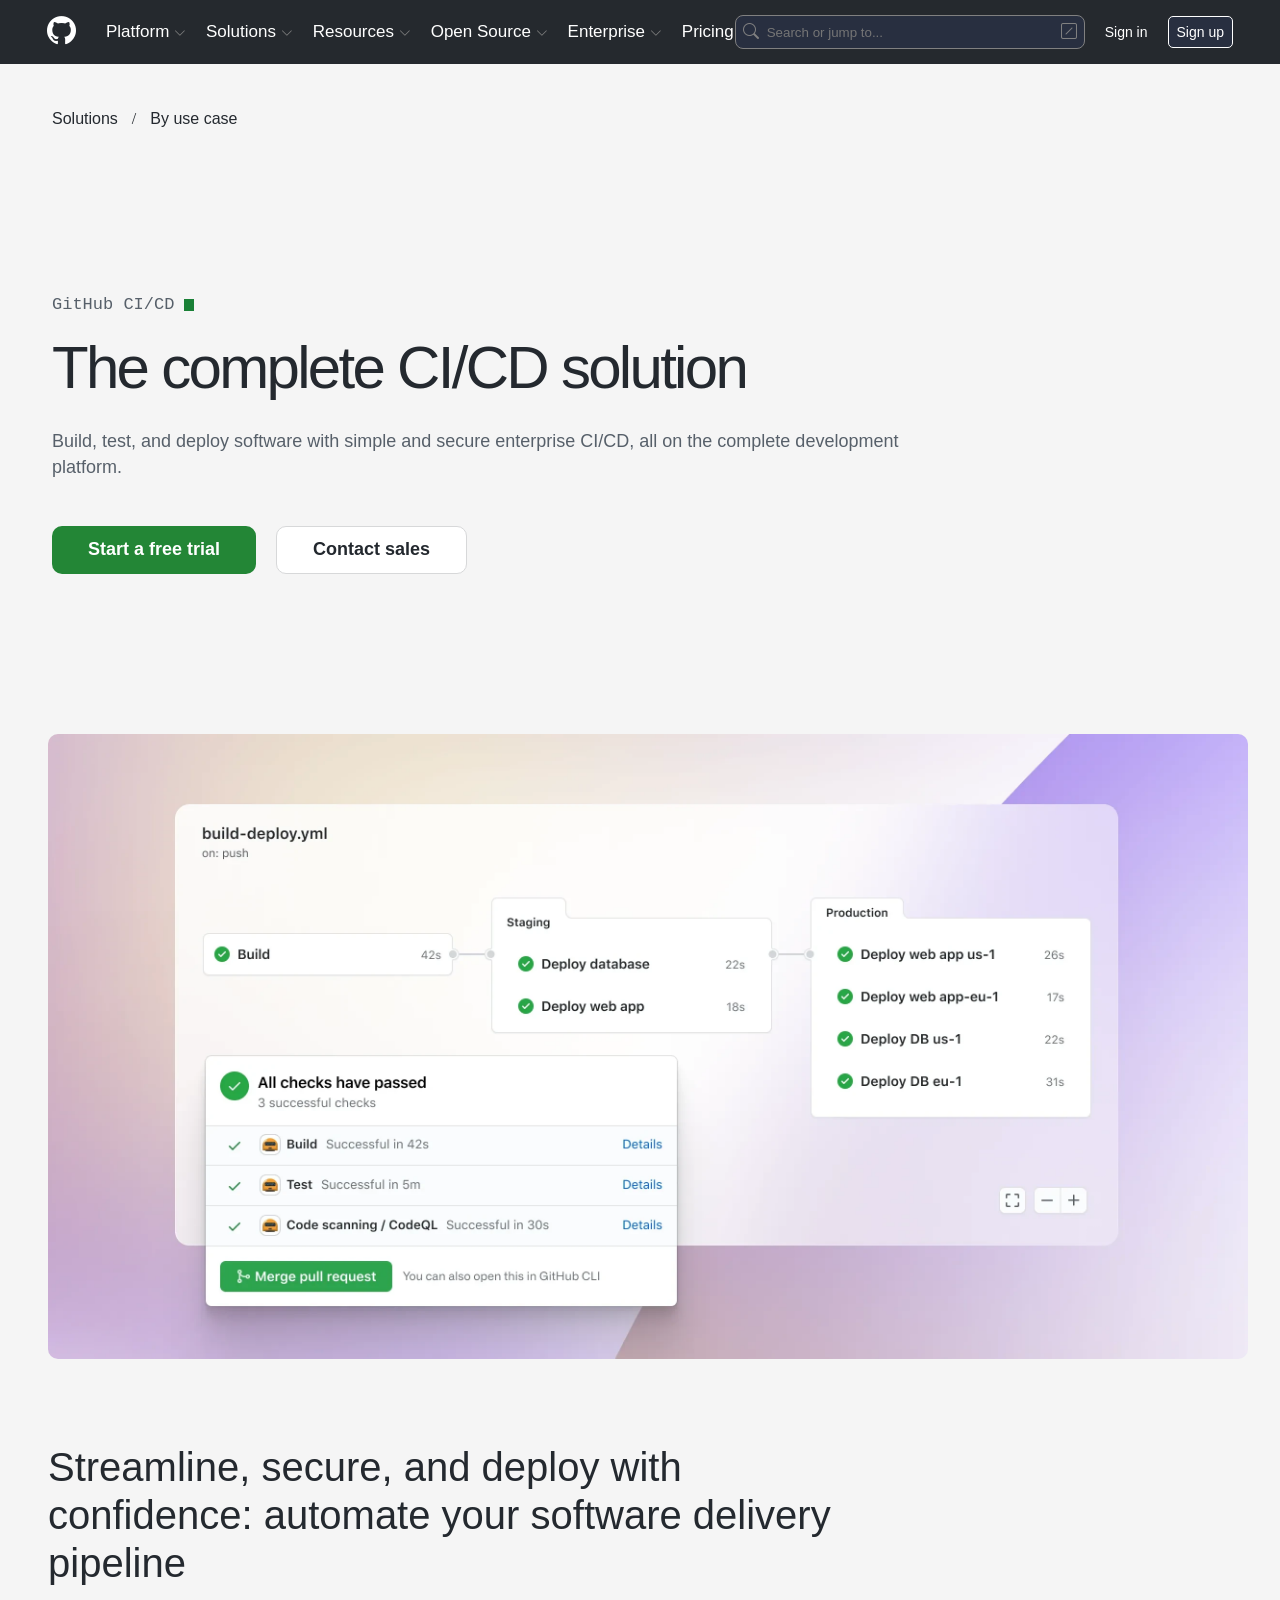
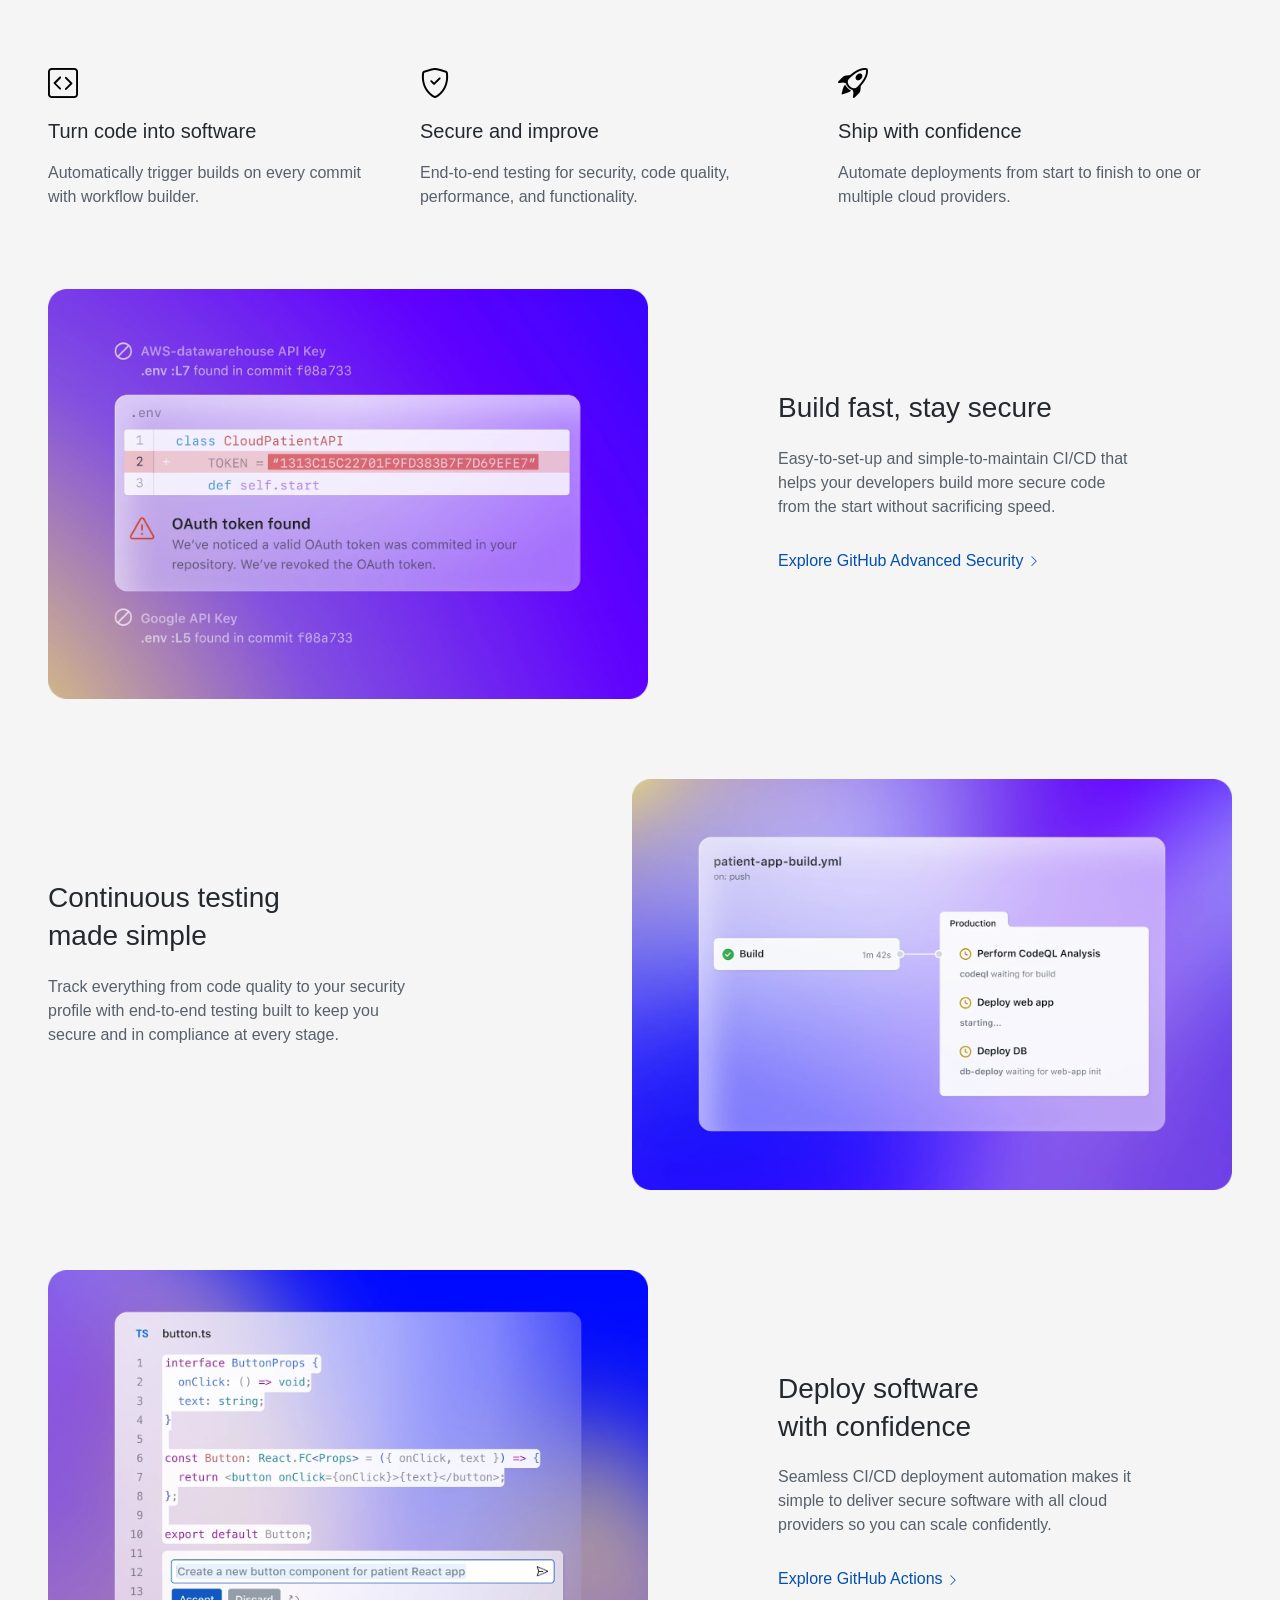
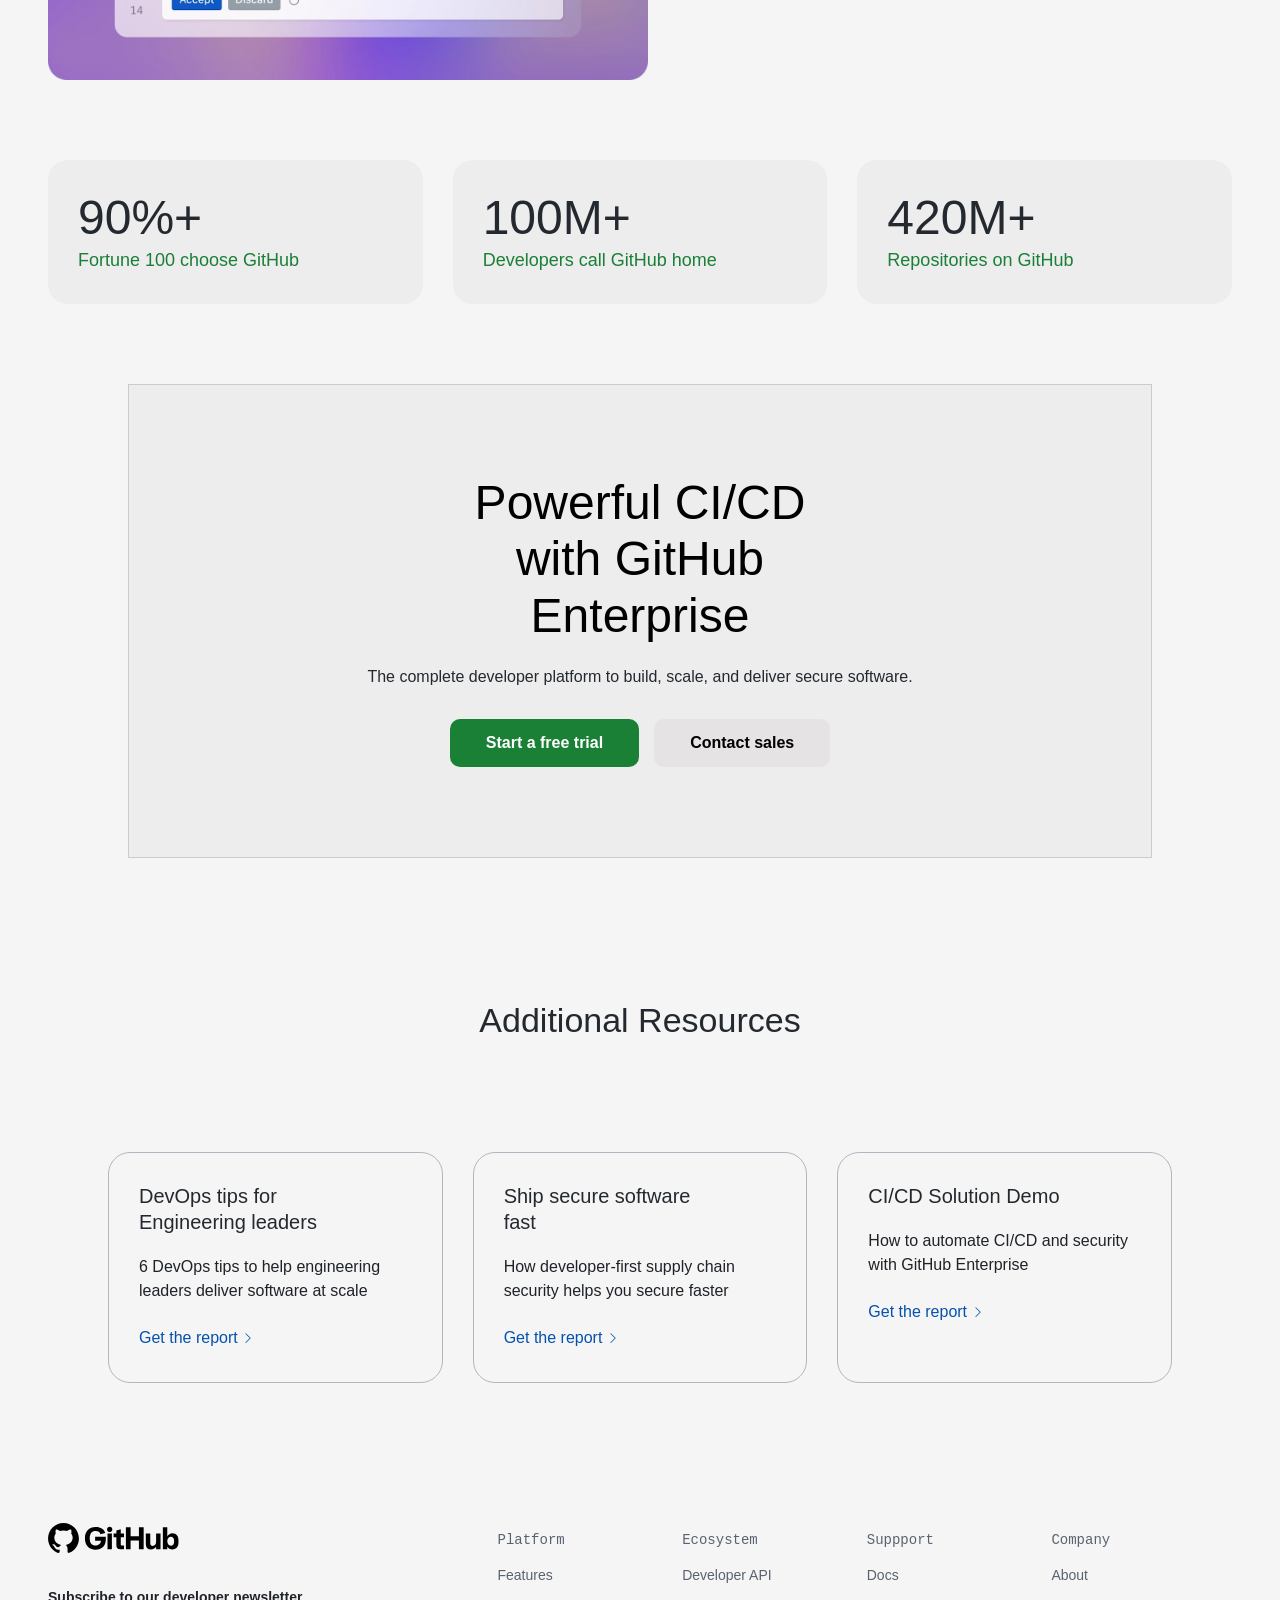
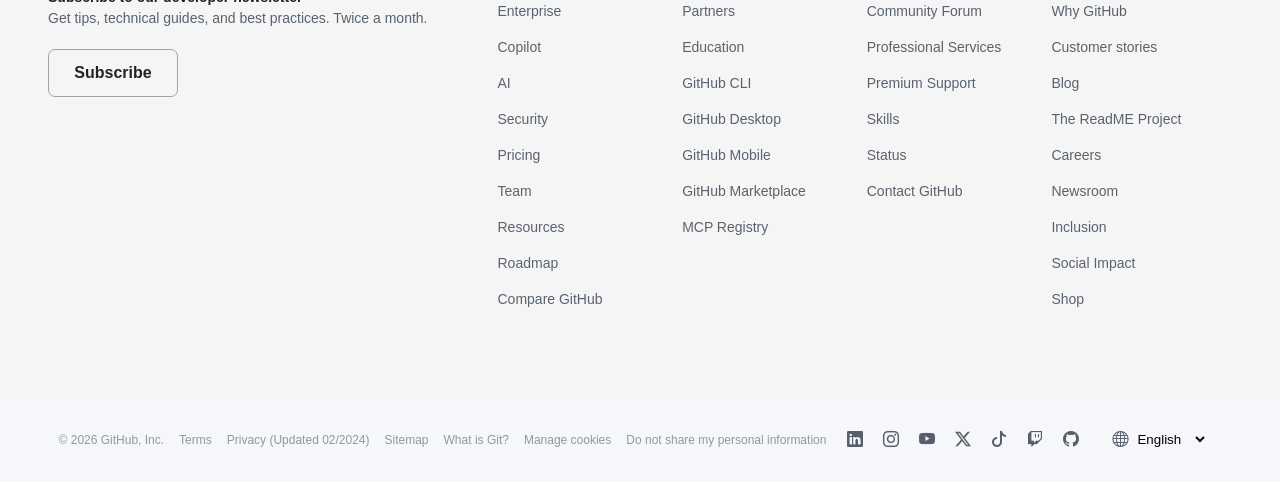
<file: Html/GitHub CI.html>
<!DOCTYPE html>
<html lang="en">

<head>
    <link rel="stylesheet" href="../css/GitHub CI.css">
    <link rel="icon" type="image/svg+xml" href="./Multimedia/Images/github-removebg-preview.png">
    <meta charset="UTF-8">
    <meta name="viewport" content="width=device-width, initial-scale=1.0">
    <link rel="stylesheet" href="https://cdn.jsdelivr.net/npm/bootstrap-icons@1.13.1/font/bootstrap-icons.min.css">
    <title>GitHub CI/CD</title>
</head>

<body>

    <div class="wrapper">
        <header>
            <div class="header-left">
                <button class="menu-toggle" type="button" aria-label="Toggle navigation">
                    <i class="bi bi-list"></i>
                </button>
                <a href="../index.html" class="brand"><i class="git bi bi-github"></i></a>

                <nav>
                    <ul>

                        <!-- PLATFORM -->
                        <li class="Platform">
                            <div class="platform-list">
                                <a href="#">Platform <i class="bi bi-chevron-down"></i></a>
                            </div>

                            <div class="platform-drops">

                                <!-- AI CODE CREATION -->
                                <div class="column">
                                    <h4>AI CODE CREATION</h4>

                                    <div class="item">
                                        <i class="bi bi-robot"></i>
                                        <div>
                                            <a href="#"> <span>GitHub Copilot</span>
                                                <p>Write better code with AI</p>
                                            </a>
                                        </div>
                                    </div>

                                    <div class="item">
                                        <i class="bi bi-stars"></i>
                                        <div>
                                            <a href="#"><span>GitHub Spark</span>
                                                <p>Build and deploy intelligent apps</p>
                                            </a>
                                        </div>
                                    </div>

                                    <div class="item">
                                        <i class="bi bi-diagram-3"></i>
                                        <div>
                                            <a href="#"><span>GitHub Models</span>
                                                <p>Manage and compare prompts</p>
                                            </a>
                                        </div>
                                    </div>

                                    <div class="item">
                                        <i class="bi bi-plug"></i>
                                        <div>
                                            <a href="#"><span>MCP Registry<sup>New</sup></span>
                                                <p>Integrate external tools</p>
                                            </a>
                                        </div>
                                    </div>


                                </div>

                                <!-- WORKFLOWS -->
                                <div class="column">
                                    <h4>DEVELOPER WORKFLOWS</h4>

                                    <div class="item">
                                        <i class="bi bi-lightning"></i>
                                        <div>
                                            <a href="#"><span>Actions</span>
                                                <p>Automate any workflow</p>
                                            </a>
                                        </div>
                                    </div>

                                    <div class="item">
                                        <i class="bi bi-laptop"></i>
                                        <div>
                                            <a href="#"><span>Codespaces</span>
                                                <p>Instant dev environments</p>
                                            </a>
                                        </div>
                                    </div>

                                    <div class="item">
                                        <i class="bi bi-record-circle"></i>
                                        <div>
                                            <a href="#"><span>Issues</span>
                                                <p>Plan and track work</p>
                                            </a>
                                        </div>
                                    </div>

                                    <div class="item">
                                        <i class="bi bi-code"></i>
                                        <div>
                                            <a href="#"><span>Code Review</span>
                                                <p>Manage code changes</p>
                                            </a>
                                        </div>
                                    </div>
                                </div>

                                <!-- SECURITY -->
                                <div class="column">
                                    <h4>APPLICATION SECURITY</h4>

                                    <div class="item">
                                        <i class="bi bi-shield-check"></i>
                                        <div>
                                            <a href="#"><span>GitHub Advanced Security</span>
                                                <p>Find and fix vulnerabilities</p>
                                            </a>
                                        </div>
                                    </div>

                                    <div class="item">
                                        <i class="bi bi-lock"></i>
                                        <div>
                                            <a href="#"><span>Code security</span>
                                                <p>Secure your code as you build</p>
                                            </a>
                                        </div>
                                    </div>

                                    <div class="item">
                                        <i class="bi bi-key"></i>
                                        <div>
                                            <a href="#"><span>Secret protection</span>
                                                <p>Stop leaks before they start</p>
                                            </a>
                                        </div>
                                    </div>
                                </div>

                                <!-- EXPLORE -->
                                <div class="column last">
                                    <h4>EXPLORE</h4>
                                    <a href="#">
                                        <p>Why GitHub</p>
                                    </a>
                                    <a href="#">
                                        <p>Documentation</p>
                                    </a>
                                    <a href="#">
                                        <p>Blog</p>
                                    </a>
                                    <a href="#">
                                        <p>Changelog</p>
                                    </a>
                                    <a href="#">
                                        <p>Marketplace</p>
                                    </a>
                                </div>

                                <!-- All features -->
                                <div class="view">
                                    <a href="#">
                                        <p>View all features <i class="bi bi-chevron-right"></i></p>
                                    </a>
                                </div>
                            </div>
                        </li>

                        <!-- SOLUTIONS -->
                        <li class="solution">
                            <div class="solution-list">
                                <a href="#">Solutions <i class="bi bi-chevron-down"></i></a>
                            </div>

                            <div class="solution-drops">

                                <!-- BY COMPANY SIZE -->
                                <div class="column2">
                                    <h4>BY COMPANY SIZE</h4>

                                    <div class="item2">
                                        <div>
                                            <a href="#"><span>Enterprises</span></a>
                                        </div>
                                    </div>

                                    <div class="item2">
                                        <div>
                                            <a href="#"><span>Small and medium teams</span></a>
                                        </div>
                                    </div>

                                    <div class="item2">
                                        <div>
                                            <a href="#"><span>Startups</span></a>
                                        </div>
                                    </div>

                                    <div class="item2">
                                        <div>
                                            <a href="#"><span>Nonprofits</span></a>
                                        </div>
                                    </div>
                                </div>

                                <!-- BY USE CASE -->
                                <div class="column2">
                                    <h4>BY USE CASE</h4>

                                    <div class="item2">
                                        <div>
                                            <a href="#"><span>App Modernization</span></a>
                                        </div>
                                    </div>
                                    <div class="item2">
                                        <div>
                                            <a href="#"><span>DevSecOps</span></a>
                                        </div>
                                    </div>

                                    <div class="item2">
                                        <div>
                                            <a href="#"><span>DevOps</span></a>
                                        </div>
                                    </div>

                                    <div class="item2">
                                        <div>
                                            <a
                                                href="./GitHub CI.html"><span>CI/CD</span></a>
                                        </div>
                                    </div>
                                    <div class="item2">
                                        <div>
                                            <a href="./View all use cases.html"><span>View
                                                    all use cases <i class="bi bi-chevron-right"></i></span></a>
                                        </div>
                                    </div>
                                </div>

                                <!-- BY INDUSTRY -->
                                <div class="column2">
                                    <h4>BY INDUSTRY</h4>


                                    <div class="item2">
                                        <div>
                                            <a href="#"><span>Healthcare</span></a>
                                        </div>
                                    </div>

                                    <div class="item2">
                                        <div>
                                            <a href="#"><span>Financial services</span></a>
                                        </div>
                                    </div>

                                    <div class="item2">
                                        <div>
                                            <a href="#"><span>Manufacturing</span></a>
                                        </div>
                                    </div>

                                    <div class="item2">
                                        <div>
                                            <a href="#"><span>Government</span></a>
                                        </div>
                                    </div>

                                    <div class="item2">
                                        <div>
                                            <a href="#"><span>View all industries <i
                                                        class="bi bi-chevron-right"></i></span></a>
                                        </div>
                                    </div>
                                </div>

                                <!-- All solutions -->
                                <div class="view">
                                    <a href="http://127.0.0.1:5500/Html/solution.html">
                                        <p>View all solutions <i class="bi bi-chevron-right"></i></p>
                                    </a>
                                </div>
                            </div>
                        </li>


                        <!-- RESOURCES -->
                        <li class="resources">
                            <div class="resources-list">
                                <a href="#">Resources <i class="bi bi-chevron-down"></i></a>
                            </div>

                            <div class="resources-drops">

                                <!-- EXPLORE BY TOPIC -->
                                <div class="column3">
                                    <h4>EXPLORE BY TOPIC</h4>

                                    <div class="item3">
                                        <div>
                                            <a href="#"><span>AI</span></a>
                                        </div>
                                    </div>
                                    <div class="item3">
                                        <div>
                                            <a href="#"><span>Software Development</span></a>
                                        </div>
                                    </div>

                                    <div class="item3">
                                        <div>
                                            <a href="#"><span>DevOps</span></a>
                                        </div>
                                    </div>

                                    <div class="item3">
                                        <div>
                                            <a href="#"><span>Security</span></a>
                                        </div>
                                    </div>

                                    <div class="item3">
                                        <div>
                                            <a href="#"><span>View all topics <i
                                                        class="bi bi-chevron-right"></i></span></a>
                                        </div>
                                    </div>
                                </div>

                                <!-- EXPLORE BY TYPE -->
                                <div class="column3">
                                    <h4>EXPLORE BY TYPE</h4>

                                    <div class="item3">
                                        <div>
                                            <a href="#"><span>Customer stories</span></a>
                                        </div>
                                    </div>
                                    <div class="item3">
                                        <div>
                                            <a href="#"><span>Events & webinars</span></a>
                                        </div>
                                    </div>

                                    <div class="item3">
                                        <div>
                                            <a href="#"><span>Ebooks & reports</span></a>
                                        </div>
                                    </div>

                                    <div class="item3">
                                        <div>
                                            <a href="#"><span>Business insights</span></a>
                                        </div>
                                    </div>

                                    <div class="item3">
                                        <div>
                                            <a href="#"><span>GitHub Skills <i
                                                        class="bi bi-box-arrow-up-right resource-link-icon"></i></span></a>
                                        </div>
                                    </div>
                                </div>


                                <!-- SUPPORT & SERVICES -->
                                <div class="column3">
                                    <h4>EXPLORE BY TOPIC</h4>

                                    <div class="item3">
                                        <div>
                                            <a href="#"><span>Documentation <i
                                                        class="bi bi-box-arrow-up-right resource-link-icon"></i></span></a>
                                        </div>
                                    </div>
                                    <div class="item3">
                                        <div>
                                            <a href="#"><span>Customer support <i
                                                        class="bi bi-box-arrow-up-right resource-link-icon"></i></span></a>
                                        </div>
                                    </div>

                                    <div class="item3">
                                        <div>
                                            <a href="#"><span>Community forum</span></a>
                                        </div>
                                    </div>

                                    <div class="item3">
                                        <div>
                                            <a href="#"><span>Trust center</span></a>
                                        </div>
                                    </div>

                                    <div class="item3">
                                        <div>
                                            <a href="#"><span>Partners</span></a>
                                        </div>
                                    </div>
                                </div>

                                <!-- All resource -->
                                <div class="view">
                                    <a href="#">
                                        <p>View all resources <i class="bi bi-chevron-right"></i></p>
                                    </a>
                                </div>
                            </div>
                        </li>


                        <!-- OPEN SOURCE -->
                        <li class="open source">
                            <div class="open-list">
                                <a href="#">Open Source <i class="bi bi-chevron-down"></i></a>
                            </div>

                            <div class="open-drops">
                                <!-- COMMUNITY -->
                                <div class="column4">
                                    <h4>COMMUNITY</h4>

                                    <div class="item4">
                                        <i class="bi bi-heart-fill"></i>
                                        <div>
                                            <a href="#"><span>GitHub Sponsors</span>
                                                <p>Fund open source developers</p>
                                            </a>
                                        </div>
                                    </div>

                                </div>

                                <!-- PROGRAMS -->
                                <div class="column4">
                                    <h4>PROGRAMS</h4>

                                    <div class="item4">
                                        <div>
                                            <a href="#"><span>Security Lab <i
                                                        class="bi bi-box-arrow-up-right resource-link-icons"></i></span></a>
                                        </div>
                                    </div>

                                    <div class="item4">
                                        <div>
                                            <a href="#"><span>Maintainer Community <i
                                                        class="bi bi-box-arrow-up-right resource-link-icons"></i></span></a>
                                        </div>
                                    </div>

                                    <div class="item4">
                                        <div>
                                            <a href="#"><span>Accelerator</span></a>
                                        </div>
                                    </div>

                                    <div class="item4">
                                        <div>
                                            <a href="#"><span>GitHub Stars <i
                                                        class="bi bi-box-arrow-up-right resource-link-icons"></i></span></a>
                                        </div>
                                    </div>

                                    <div class="item4">
                                        <div>
                                            <a href="#"><span>Archive Program <i
                                                        class="bi bi-box-arrow-up-right resource-link-icons"></i></span></a>
                                        </div>
                                    </div>
                                </div>


                                <!-- REPOSITORIES -->
                                <div class="column4">
                                    <h4>REPOSITORIES</h4>

                                    <div class="item4">
                                        <div>
                                            <a href="#"><span>Topics</span></a>
                                        </div>
                                    </div>
                                    <div class="item4">
                                        <div>
                                            <a href="#"><span>Trending</span></a>
                                        </div>
                                    </div>

                                    <div class="item4">
                                        <div>
                                            <a href="#"><span>Collections</span></a>
                                        </div>
                                    </div>

                                </div>

                            </div>
                        </li>

                        <!-- ENTERPRISE -->
                        <li class="enterprise">
                            <div class="enterprise-list">
                                <a href="#">Enterprise <i class="bi bi-chevron-down"></i></a>
                            </div>


                            <div class="enterprise-drops">

                                <!-- ENTERPRISE SOLUTIONS -->
                                <div class="column5">
                                    <h4>ENTERPRISE SOLUTIONS</h4>

                                    <div class="item5">
                                        <i class="bi bi-building"></i>
                                        <div>
                                            <a href="#"><span>Enterprise platform</span>
                                                <p>AI-powered developer platform</p>
                                            </a>
                                        </div>
                                    </div>

                                </div>

                                <!-- ADD-ONS -->
                                <div class="column5">
                                    <h4>AVAILABLE ADD-ONS</h4>

                                    <div class="item5">
                                        <i class="bi bi-shield-check"></i>
                                        <div>
                                            <a href="#"><span>GitHub Advanced Security</span>
                                                <p>Enterprise-grade security features</p>
                                            </a>
                                        </div>
                                    </div>

                                    <div class="item5">
                                        <i class="bi bi-robot"></i>
                                        <div>
                                            <a href="#"><span>Copilot for Business</span>
                                                <p>Enterprise-grade AI features</p>
                                            </a>
                                        </div>
                                    </div>

                                    <div class="item5">
                                        <i class="bi bi-headset"></i>
                                        <div>
                                            <a href="#"><span>Premium Support</span>
                                                <p>Enterprise-grade 24/7 support</p>
                                            </a>
                                        </div>
                                    </div>

                                </div>

                            </div>
                        </li>

                        <li><a href="#">Pricing</a></li>
                    </ul>
                </nav>
            </div>

            <div class="header-right">

                <div class="iconsearch">
                    <i class="bi bi-search search1"></i>
                </div>
                <div class="icon">
                    <i class="bi bi-search search"></i>
                    <input type="text" placeholder="Search or jump to...">
                    <i class="bi bi-slash-square search"></i>
                </div>

                <div class="header-bttn">
                    <div class="signin">
                        <a href="../Html/signin.html">Sign in</a>
                    </div>

                    <div class="signup">
                        <a href="./Html/signup.html" class="signup-btn">Sign up</a>
                    </div>
                </div>
            </div>
        </header>
    </div>

    <div class="container">

        <section class="usecase-hero">
            <div class="usecase-hero__inner">
                <div class="by">
                    <a href="../Html/solution.html">
                        <p class="usecase-breadcrumb">Solutions</p>

                    </a>

                    <span>/</span>
                    <a href="../Html/View all use cases.html  " class="uses">By use case</a>

                </div>

                <div class="usecase-label">
                    <a href="./GitHub CI.html"><span>GitHub CI/CD</span></a>
                    <i></i>
                </div>

                <h1>The complete CI/CD solution</h1>

                <p class="usecase-description">
                    Build, test, and deploy software with simple and secure enterprise CI/CD, all on the complete
                    development platform.
                </p>

                <div class="usecase-actions">
                    <a href="#" class="btn primary">Start a free trial</a>
                    <a href="#" class="btn secondary">Contact sales</a>
                </div>
            </div>
        </section>

        <section>
            <div class="content">
                <img src="../Multimedia/Images/Hero2.webp" alt="">
            </div>
        </section>

        <section>
            <div class="secure">
                <h3>Streamline, secure, and deploy with confidence: automate your software delivery pipeline</h3>
            </div>


            <div class="turn">
                <div>
                    <i class="bi bi-code-square"></i>

                    <h4>Turn code into software</h4>

                    <p>Automatically trigger builds on every commit with workflow builder.</p>
                </div>

                <div>
                    <i class="bi bi-shield-check"></i>

                    <h4>Secure and improve</h4>

                    <p>End-to-end testing for security, code quality, performance, and functionality.</p>
                </div>

                <div>
                    <i class="bi bi-rocket-takeoff"></i>

                    <h4>Ship with confidence</h4>

                    <p>Automate deployments from start to finish to one or multiple cloud providers.
                    </p>
                </div>
            </div>
        </section>

        <section>
            <div class="easy">
                <img src="../Multimedia/Images/Security-2.webp" alt="">

                <div>
                    <div>
                        <h2>Build fast, stay secure</h2>
                        <p>Easy-to-set-up and simple-to-maintain CI/CD that helps your developers build more secure code
                            from the start without sacrificing speed.</p>

                        <a href="#" class="menu-links1">Explore GitHub Advanced Security <i
                                class="bi-chevron-right"></i><i class="arrow1 bi-arrow-right-short"></i></a>
                    </div>
                </div>
            </div>

        </section>

        <section>
            <div class="simple">

                <div>
                    <h2>Continuous testing made simple</h2>
                    <p>Track everything from code quality to your security profile with end-to-end testing built to keep
                        you secure and in compliance at every stage.</p>
                </div>

                <img src="../Multimedia/Images/Automation-2.webp" alt="">
            </div>
        </section>


        <section>
            <div class="seamless">
                <img src="../Multimedia/Images/AI-2.webp" alt="">

                <div>
                    <h2>Deploy software with confidence</h2>
                    <p>Seamless CI/CD deployment automation makes it simple to deliver secure software with all cloud
                        providers so you can scale confidently.</p>
                    <a href="#" class="menu-links1">Explore GitHub Actions <i class="bi-chevron-right"></i><i
                            class="arrow1 bi-arrow-right-short"></i></a>
                </div>
            </div>
        </section>

        <section>
            <div class="fortune">
                <div class="fortune-cards">
                    <h2>90%+</h2>
                    <p>Fortune 100 choose GitHub</p>
                </div>

                <div class="fortune-cards">
                    <h2>100M+</h2>
                    <p>Developers call GitHub home</p>
                </div>

                <div class="fortune-cards">
                    <h2>420M+</h2>
                    <p>Repositories on GitHub</p>
                </div>
            </div>
        </section>

        <section class="getbg">
            <div class="get">
                <div class="get1">
                    <h3>Powerful CI/CD with GitHub Enterprise</h3>

                    <p>The complete developer platform to build, scale, and deliver secure software.</p>

                    <div class="free-button">
                        <a href="#" class="btn primary1">Start a free trial</a>
                        <a href="#" class="btn secondary1">Contact sales</a>
                    </div>
                </div>
            </div>
        </section>

        <section>

            <div class="add">
                <h1>Additional Resources</h1>
            </div>
            <div class="modern">
                <div class="modern1">

                    <h1>DevOps tips for Engineering leaders</h1>
                    <p> 6 DevOps tips to help engineering leaders deliver software at scale
                    </p>
                    <a href="#">Get the report <i class="bi-chevron-right"></i><i
                            class="arrow1 bi-arrow-right-short"></i></a>
                </div>

                <div class="modern1">

                    <h1>Ship secure software fast</h1>
                    <p>
                        How developer-first supply chain security helps you secure faster
                    </p>
                    <a href="#"> Get the report <i class="bi-chevron-right"></i><i
                            class="arrow1 bi-arrow-right-short"></i></a>
                </div>

                <div class="modern1">

                    <h1>CI/CD Solution Demo</h1>
                    <p>
                        How to automate CI/CD and security with GitHub Enterprise


                    </p>
                    <a href="#"> Get the report <i class="bi-chevron-right"></i><i
                            class="arrow1 bi-arrow-right-short"></i></a>
                </div>
            </div>
        </section>


        <section>
            <div class="footer">
                <div class="footer-left">
                    <a href="#">
                        <img src="../Multimedia/Images/3948cf63-640e-4386-8f56-4c2748ece34e.svg" alt="">

                    </a>

                    <div>
                        <h5>Subscribe to our developer newsletter</h5>
                        <p>Get tips, technical guides, and best practices. Twice a month.</p>
                    </div>

                    <div>
                        <button>Subscribe</button>
                    </div>
                </div>

                <div class="footer-navs">
                    <div class="footer-list">
                        <li>Platform</li>
                        <li><a href="#">Features</a></li>
                        <li><a href="#">Enterprise</a></li>
                        <li><a href="#">Copilot</a></li>
                        <li><a href="#">AI</a></li>
                        <li><a href="#">Security</a></li>
                        <li><a href="#">Pricing</a></li>
                        <li><a href="#">Team</a></li>
                        <li><a href="#">Resources</a></li>
                        <li><a href="#">Roadmap</a></li>
                        <li><a href="#">Compare GitHub</a></li>
                    </div>

                    <div class="footer-list">
                        <li>Ecosystem</li>
                        <li><a href="#">Developer API</a></li>
                        <li><a href="#">Partners</a></li>
                        <li><a href="#">Education</a></li>
                        <li><a href="#">GitHub CLI</a></li>
                        <li><a href="#">GitHub Desktop</a></li>
                        <li><a href="#">GitHub Mobile</a></li>
                        <li><a href="#">GitHub Marketplace</a></li>
                        <li><a href="#">MCP Registry</a></li>
                    </div>

                    <div class="footer-list">
                        <li>Suppport</li>
                        <li><a href="#">Docs</a></li>
                        <li><a href="#">Community Forum</a></li>
                        <li><a href="#">Professional Services</a></li>
                        <li><a href="#">Premium Support</a></li>
                        <li><a href="#">Skills</a></li>
                        <li><a href="#">Status</a></li>
                        <li><a href="#">Contact GitHub</a></li>
                    </div>

                    <div class="footer-list">
                        <li>Company</li>
                        <li><a href="#">About</a></li>
                        <li><a href="#">Why GitHub</a></li>
                        <li><a href="#">Customer stories</a></li>
                        <li><a href="#">Blog</a></li>
                        <li><a href="#">The ReadME Project</a></li>
                        <li><a href="#">Careers</a></li>
                        <li><a href="#">Newsroom</a></li>
                        <li><a href="#">Inclusion</a></li>
                        <li><a href="#">Social Impact</a></li>
                        <li><a href="#">Shop</a></li>
                    </div>
                </div>
            </div>
        </section>

        <section class="sec">
            <div class="footer-down">
                <div class="footer-in">
                    <span>© 2026 GitHub, Inc.</span>

                    <li><a href="#">Terms</a></li>
                    <li><a href="#">Privacy (Updated 02/2024)</a></li>
                    <li><a href="#">Sitemap</a></li>
                    <li><a href="#">What is Git?</a></li>
                    <li><a href="#">Manage cookies</a></li>
                    <li><a href="#">Do not share my personal information</a></li>
                </div>


                <div class="footer-icons">
                    <a href="#"><i class="bi bi-linkedin"></i></a>

                    <a href="#"><i class="bi bi-instagram"></i></a>

                    <a href="#"><i class="bi bi-youtube"></i></a>

                    <a href="#"><i class="bi bi-twitter-x"></i></a>

                    <a href="#"><i class="bi bi-tiktok"></i></a>

                    <a href="#"><i class="bi bi-twitch"></i></a>

                    <a href="#"><i class=" gitt bi bi-github"></i></a>

                    <div class="footer-select">
                        <i class="bi bi-globe"></i>
                        <select name="english" id="English">
                            <option value="">English</option>
                            <option value="">Portuges (Brasil)</option>
                            <option value="">español
                                America Latina</option>
                        </select>
                    </div>
                </div>
            </div>
        </section>

    </div>

</body>

</html>
</file>
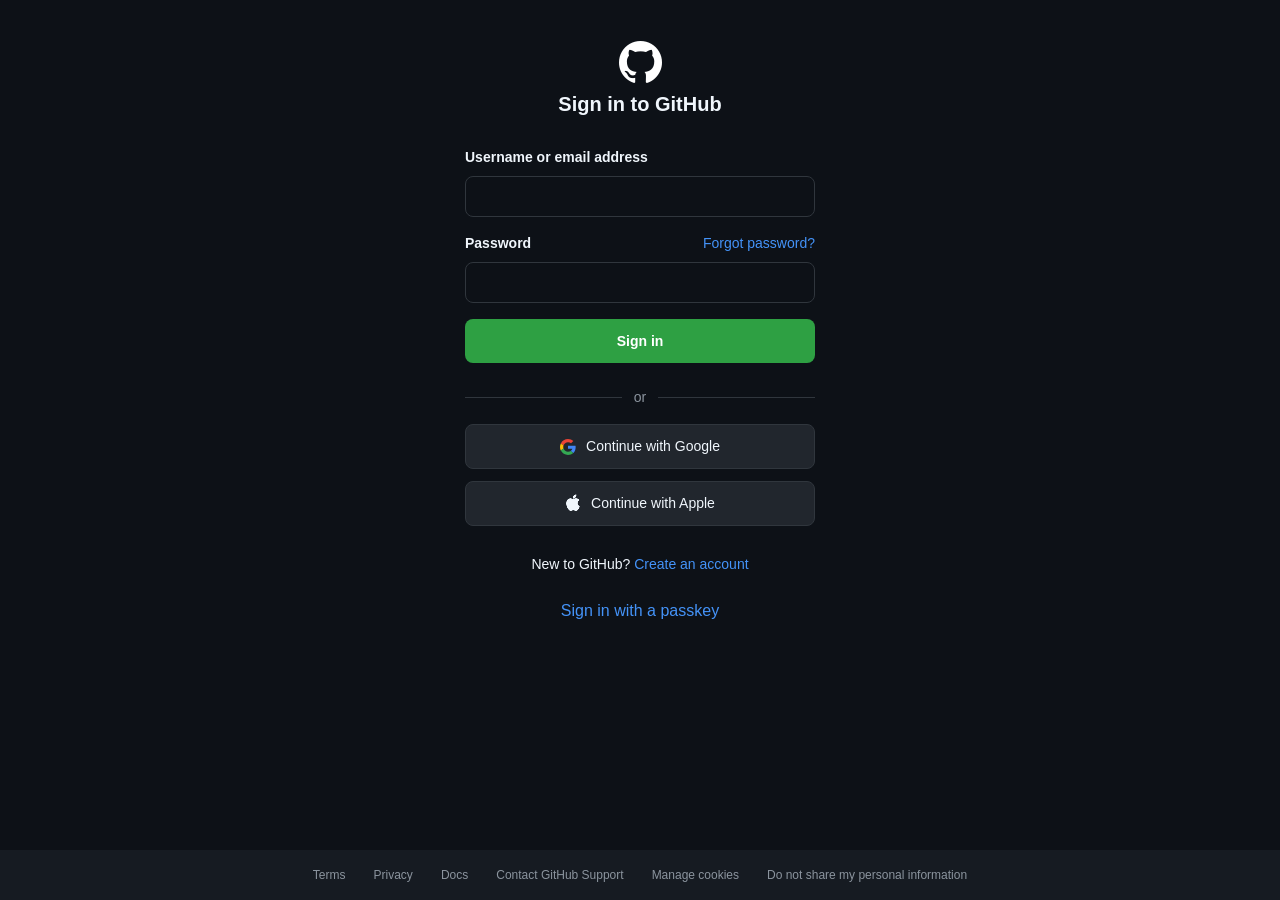
<file: Html/signin.html>
<!DOCTYPE html>
<html lang="en">

<head>
    <meta charset="UTF-8">
    <meta name="viewport" content="width=device-width, initial-scale=1.0">
    <link rel="icon" type="image/svg+xml" href="./Multimedia/Images/github-removebg-preview.png">
    <link rel="stylesheet" href="https://cdn.jsdelivr.net/npm/bootstrap-icons@1.13.1/font/bootstrap-icons.min.css">
    <title>Sign in to GitHub</title>
</head>
<style>
    * {
        margin: 0;
        padding: 0;
        box-sizing: border-box;
    }

    body {
        font-family: -apple-system, BlinkMacSystemFont, "Segoe UI", "Noto Sans", Helvetica, Arial, sans-serif, "Apple Color Emoji", "Segoe UI Emoji";
        background-color: rgb(13, 17, 23);
        /* overflow-y: hidden; */
    }

    .wrapper {
        min-height: 100vh;
        background-color: rgb(13, 17, 23);
        text-align: center;
        padding: 24px 16px 96px;

    }

    .container {
        margin: auto;
        width: min(100%, 350px);
        padding-top: 16px;
    }

    .container i {
        color: white;
        font-size: 43px;
    }

    .container span {
        font-size: 20px;
        font-weight: 600;
        line-height: 30px;
        color: rgb(240, 246, 252);
    }

    .form-card {
        width: min(100%, 350px);
        margin: 28px auto 0;
        padding: 0;
        text-align: left;
    }

    .email {
        margin-bottom: 16px;
    }

    .email label {
        display: block;
        font-size: 14px;
        font-weight: 600;
        line-height: 21px;
        color: rgb(240, 246, 252);
    }

    .email input {
        padding: 12px;
        width: 100%;
        border: 1px solid rgb(48, 54, 61);
        border-radius: 8px;
        margin-top: 8px;
        appearance: none;
        color: rgb(240, 246, 252);
        background-color: rgb(13, 17, 23);
        outline: none;
    }

    .email input:focus {
        border-color: rgb(47, 129, 247);
        box-shadow: 0 0 0 1px rgb(47, 129, 247);
    }

    .pass {
        margin-bottom: 16px;
    }

    .pass-top {
        display: flex;
        justify-content: space-between;
        align-items: center;
        gap: 12px;
    }

    .pass label {
        font-size: 14px;
        font-weight: 600;
        line-height: 21px;
        color: rgb(240, 246, 252);
    }

    .pass input {
        appearance: none;
        padding: 12px;
        width: 100%;
        border: 1px solid rgb(48, 54, 61);
        border-radius: 8px;
        margin-top: 8px;
        color: rgb(240, 246, 252);
        background-color: rgb(13, 17, 23);
        outline: none;
    }

    .pass a {
        text-decoration: none;
        font-size: 14px;
        font-weight: 400;
        line-height: 21px;
        color: rgb(68, 147, 248);
    }

    .pass a:hover {
        text-decoration: underline;
    }

    .pass input:focus {
        border-color: rgb(47, 129, 247);
        box-shadow: 0 0 0 1px rgb(47, 129, 247);
    }

    .sign {
        margin-bottom: 24px;
    }

    .sign button {
        background-color: rgb(46, 160, 67);
        font-size: 14px;
        font-weight: 600;
        line-height: 20px;
        color: rgb(255, 255, 255);
        width: 100%;
        padding: 12px;
        border-radius: 8px;
        border: none;
        cursor: pointer;
    }

    .sign button:hover {
        background-color: rgb(52, 168, 71);
    }

    .or {
        display: flex;
        align-items: center;
        gap: 12px;
        margin-bottom: 16px;
    }

    .or::before,
    .or::after {
        content: "";
        flex: 1;
        height: 1px;
        background-color: rgb(48, 54, 61);
    }

    .or span {
        font-size: 14px;
        font-weight: 400;
        line-height: 21px;
        color: rgb(139, 148, 158);

    }

    .social {
        display: flex;
        flex-direction: column;
        gap: 12px;
    }

    .social a {
        display: flex;
        align-items: center;
        justify-content: center;
        gap: 10px;
        text-decoration: none;
        border: 1px solid rgb(48, 54, 61);
        background-color: rgb(33, 38, 45);
        color: rgb(240, 246, 252);
        border-radius: 8px;
        padding: 11px 14px;
        font-weight: 600;
    }


    .social a:hover {
        background-color: rgb(43, 49, 57);
    }

    .social span {
        font-size: 14px;
        font-weight: 500;
        line-height: 21px;
    }

    .create-links {
        width: min(100%, 350px);
        margin: auto;
        margin-top: 28px;
    }

    .create-links p,
    .footer a,
    .passkey-link {
        font-size: 14px;
        font-weight: 400;
        line-height: 21px;
        color: rgb(240, 246, 252);
    }

    .create-links a,
    .footer a,
    .passkey-link {
        color: rgb(68, 147, 248);
        text-decoration: none;
    }

    .create-links a:hover {
        text-decoration: underline;
    }

    .passkey {
        width: min(100%, 350px);
        margin: 24px auto 0;
    }

    .passkey-link {
        font-size: 16px;
        font-weight: 500;
        line-height: 24px;
    }

    .passkey-link:hover {
        text-decoration: underline;
    }

    .footer {
        width: 100%;
        margin: 0;
        padding: 16px 24px;
        position: fixed;
        left: 0;
        bottom: 0;
        display: flex;
        justify-content: center;
        flex-wrap: wrap;
        gap: 18px 28px;
        background-color: rgb(22, 27, 34);
    }

    .footer a {
        font-size: 12px;
        line-height: 18px;
        color: rgb(139, 148, 158);
    }

    .footer a:hover {
        text-decoration: underline;
        color: rgb(68, 147, 248);
    }

    @media (max-width: 480px) {
        .wrapper {
            padding: 22px 12px 120px;
        }

        .container i {
            font-size: 42px;
        }

        .container span {
            font-size: 18px;
        }

        .pass-top {
            flex-direction: column;
            align-items: flex-start;
        }

        .footer {
            position: static;
            margin-top: 48px;
            padding-inline: 16px;
        }
    }
</style>

<body>
    <div class="wrapper">
        <div class="container">
            <a href="../index.html" class="brand"><i class="git bi bi-github"></i></a>

            <div><span>Sign in to GitHub</span></div>
        </div>

        <form class="form-card">
            <div class="email">
                <label for="username">Username or email address</label>
                <input id="username" type="text" autocomplete="username">
            </div>

            <div class="pass">
                <div class="pass-top">
                    <label for="password">Password</label>
                    <a href="#">Forgot password?</a>
                </div>
                <input id="password" type="password" autocomplete="current-password">
            </div>

            <div class="sign"><button type="submit">Sign in</button></div>

            <div class="or"><span>or</span></div>

            <div class="social">
                <a href="#">
                    <img src="../Multimedia/Images/google.svg" alt="">
                    <span>Continue with Google</span>
                </a>

                <a href="#">
                    <i class="bi bi-apple"></i>
                    <span>Continue with Apple</span>
                </a>
            </div>
        </form>

        <div class="create-links">
            <p>New to GitHub? <a href="#">Create an account</a></p>
        </div>

        <div class="passkey">
            <a class="passkey-link" href="#">Sign in with a passkey</a>
        </div>

        <div class="footer">
            <a href="#">Terms</a>
            <a href="#">Privacy</a>
            <a href="#">Docs</a>
            <a href="#">Contact GitHub Support</a>
            <a href="#">Manage cookies</a>
            <a href="#">Do not share my personal information</a>
        </div>
    </div>
</body>

</html>
</file>
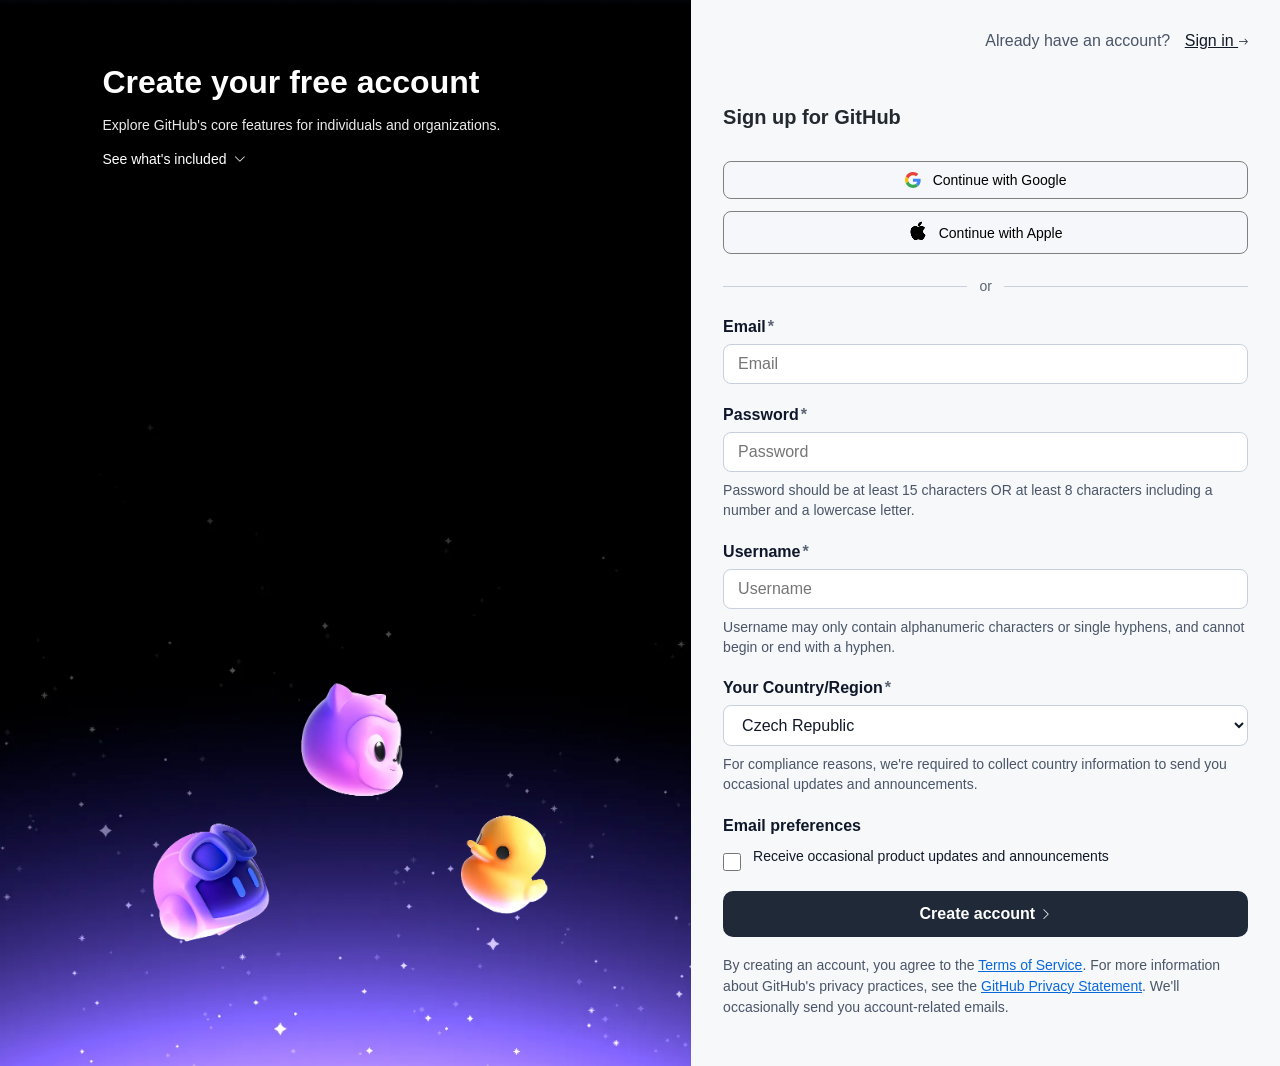
<file: Html/signup.html>
<!DOCTYPE html>
<html lang="en">

<head>
    <meta charset="UTF-8">
    <meta name="viewport" content="width=device-width, initial-scale=1.0">
    <link rel="icon" type="image/svg+xml" href="./Multimedia/Images/github-removebg-preview.png">
    <link rel="stylesheet" href="https://cdn.jsdelivr.net/npm/bootstrap-icons@1.13.1/font/bootstrap-icons.min.css">
    <title>Sign up to GitHub</title>
    <style>
        * {
            margin: 0;
            padding: 0;
            box-sizing: border-box;
        }

        body {
            min-height: 100vh;
            font-family: -apple-system, BlinkMacSystemFont, "Segoe UI", "Noto Sans", Helvetica, Arial, sans-serif;
            background-color: #f6f8fa;
            color: #0f172a;
            padding: 0;
            overflow-x: hidden;
        }

        .signup-shell {
            width: 100%;
            margin: 0 auto;
            display: grid;
            grid-template-columns: minmax(0, 1.08fr) minmax(0, 0.92fr);
            gap: 0;
            min-height: 100vh;
        }

        .top-link1 {
            /* text-align: right; */
            margin-bottom: 52px;
            font-size: 16px;
            display: none;

        }

        .top-link1 span {
            color: white;
        }

        .top-link1>a {
            color: white;
            margin-left: 10px;

        }

        .top-link1 i {
            font-size: 10px;
        }

        .promo {
            background: url("../Multimedia/Images/bg-darkest-medium@2x.webp") center/cover;
            border-radius: 0;
            overflow: hidden;
            padding: 64px clamp(32px, 8vw, 170px);
            color: #ffffff;
            display: flex;
            flex-direction: column;
            justify-content: space-between;
            gap: 40px;
            min-height: 100vh;
        }

        .promo-copy {
            width: min(100%, 470px);
        }

        .promo h1 {
            font-family: "Mona Sans", Arial, Helvetica, sans-serif;
            font-size: 32px;
            font-weight: 600;
            color: rgb(255, 255, 255);
            line-height: 1.15;
            margin-bottom: 14px;
            max-width: 430px;
        }

        .promo p {
            font-family: "Mona Sans", Arial, Helvetica, sans-serif;
            font-size: 14px;
            font-weight: 400;
            color: rgba(255, 255, 255, 0.92);
            max-width: 450px;
            line-height: 1.55;
        }

        .promo a {
            font-family: "Mona Sans", Arial, Helvetica, sans-serif;
            font-size: 14px;
            font-weight: 500;
            line-height: 1.4;
            color: rgb(255, 255, 255);
            text-decoration: none;
        }

        .column-list>a {
            display: inline-flex;
            align-items: center;
            gap: 8px;
            margin-top: 14px;
        }

        .column-list>a .bi-chevron-down {
            transition: transform 0.25s ease;
        }

        .column-drops {
            display: none;
            margin-top: 14px;
            max-width: 460px;
        }

        .column {
            display: flex;
            flex-direction: column;
            gap: 15px;
        }

        .column1 {
            display: grid;
            grid-template-columns: 16px 1fr;
            gap: 12px;
            align-items: start;
        }

        .column1 i {
            font-size: 16px;
            line-height: 1.4;
            margin-top: 1px;
        }

        .column1 h3 {
            font-family: "Mona Sans", Arial, Helvetica, sans-serif;
            font-size: 14px;
            font-weight: 500;
            line-height: 21px;
            color: rgb(255, 255, 255);
        }

        .column1 p {
            font-family: "Mona Sans", Arial, Helvetica, sans-serif;
            font-size: 14px;
            font-weight: 400;
            line-height: 21px;
            color: rgb(255, 255, 255);
        }

        .column-list:hover .column-drops {
            display: block;
        }

        .column-list:hover>a .bi-chevron-down {
            transform: rotate(180deg);
        }

        .column-list>a i {
            font-size: 12px;
        }

        .promo img {
            width: min(100%, 600px);
            align-self: center;
        }

        .panel {
            width: min(100%, 565px);
            margin: 0 auto;
            padding: 32px 20px 48px;
        }

        .top-link {
            text-align: right;
            margin-bottom: 52px;
            font-size: 16px;
        }

        .top-link span {
            color: #4a5568;
        }

        .top-link a {
            color: #111827;
            margin-left: 10px;
        }

        .top-link i {
            font-size: 10px;
        }


        h2 {
            font-family: "Mona Sans", Arial, Helvetica, sans-serif;
            font-size: 20px;
            font-weight: 600;
            line-height: 30px;
            color: rgb(36, 41, 47);
            margin-bottom: 29px;
        }

        .social-buttons {
            display: grid;
            gap: 12px;
        }

        .social-btn {
            width: 100%;
            border: 1px solid gray;
            border-radius: 8px;
            background: rgba(245, 247, 250, 0.659);
            padding: 10px;
            display: flex;
            align-items: center;
            justify-content: center;
            gap: 12px;
            font-size: 14px;
            cursor: pointer;
        }

        .social-btn:hover {
            background: #eef2f7;
        }

        .social-btn img {
            width: 16px;
            height: 16px;
        }

        .social-btn i {
            font-size: 18px;
        }

        .divider {
            display: flex;
            align-items: center;
            gap: 12px;
            margin: 24px 0;
            color: #5b6472;
            font-size: 14px;
        }

        .divider::before,
        .divider::after {
            content: "";
            flex: 1;
            height: 1px;
            background: #c8d1db;

        }

        .field {
            margin-bottom: 22px;
        }

        .field label {
            display: block;
            font-size: 16px;
            font-weight: 600;
            margin-bottom: 8px;
        }

        .required {
            color: #5b6472;
            margin-left: 2px;
        }

        .field input,
        .field select {
            width: 100%;
            border: 1px solid #c8d1db;
            border-radius: 8px;
            padding: 10px 14px;
            font-size: 16px;
            background: #fff;
            color: #111827;
            outline: none;
            min-width: 0;
        }

        .field input:focus,
        .field select:focus {
            border-color: #0969da;
            box-shadow: 0 0 0 1px #0969da;
        }

        .hint {
            margin-top: 8px;
            color: #4a5568;
            font-size: 14px;
            line-height: 1.45;
        }

        .email-preferences {
            margin-bottom: 20px;
        }

        .email-preferences h3 {
            font-size: 16px;
            margin-bottom: 12px;
        }

        .check-row {
            display: flex;
            align-items: flex-start;
            gap: 12px;
            font-size: 14px;
            color: #111827;
            line-height: 1.35;
        }

        .check-row input {
            margin-top: 6px;
            width: 18px;
            height: 18px;
            accent-color: #0969da;
        }

        .submit-btn {
            width: 100%;
            border: none;
            border-radius: 10px;
            background: #1f2937;
            color: #ffffff;
            font-size: 16px;
            font-weight: 600;
            padding: 14px 20px;
            cursor: pointer;
            margin-bottom: 18px;
        }

        .submit-btn:hover {
            background: #111827;
        }

        .submit-btn i {
            font-size: 12px;
        }

        .legal {
            color: #4a5568;
            font-size: 14px;
            line-height: 1.5;
            overflow-wrap: anywhere;
        }

        .legal a {
            color: #0969da;
        }

        @media(max-width:1248px) {
            .promo {
                padding-inline: clamp(24px, 6vw, 96px);
            }

            .promo h1 {
                font-size: 28px;
            }
        }

        @media (max-width: 1100px) {
            .top-link1 {
                display: block;
            }

            .top-link {
                display: none;
            }

            .signup-shell {
                grid-template-columns: 1fr;
            }

            .promo {
                min-height: auto;
                padding: 40px clamp(20px, 6vw, 56px);
            }

            .promo h1 {
                font-size: 28px;
                font-weight: 500;
            }

            .panel {
                margin: 0 auto;
                width: min(100%, 680px);
                padding-top: 40px;
            }
        }

        @media (max-width: 768px) {
            .promo {
                padding: 28px 20px 32px;
                gap: 28px;
            }

            .top-link1 {
                margin-bottom: 32px;
            }

            .promo h1 {
                font-size: 28px;
                font-weight: 500;
                max-width: 100%;
            }

            .column-drops {
                display: block;
            }

            .promo img {
                display: none;
            }

            .promo p,
            .column1 p,
            .column1 h3 {
                max-width: 100%;
            }

            .top-link {
                margin-bottom: 24px;
                font-size: 16px;
            }

            h2 {
                font-size: 28px;
                line-height: 1.2;
                margin-bottom: 18px;
            }

            .social-btn,
            .divider,
            .field input,
            .field select,
            .hint,
            .check-row,
            .legal {
                font-size: 16px;
            }

            .field label,
            .email-preferences h3 {
                font-size: 16px;
            }

            .submit-btn {
                font-size: 17px;
                padding: 14px;
            }

            .panel {
                padding: 28px 20px 40px;
            }
        }

        @media (max-width: 480px) {

            .top-link1,
            .top-link {
                font-size: 14px;
                line-height: 1.5;
            }

            .top-link1>a,
            .top-link a {
                margin-left: 6px;
            }

            .promo h1,
            h2 {
                font-size: 24px;
            }

            .social-btn {
                padding: 12px 10px;
                font-size: 15px;
            }

            .field input,
            .field select,
            .submit-btn {
                font-size: 15px;
            }

            .check-row {
                gap: 10px;
            }
        }
    </style>
</head>

<body>
    <main class="signup-shell">

        <section class="promo">
            <div class="promo-copy">
                <div class="top-link1">
                    <span>Already have an account?</span>
                    <a href="./signin.html">Sign in <i class="bi bi-arrow-right"></i></a>
                </div>
                <h1>Create your free account</h1>
                <p>Explore GitHub's core features for individuals and organizations.</p>

                <div class="column-list">
                    <a href="#">See what's included <i class="bi bi-chevron-down"></i></a>
                    <div class="column-drops">
                        <div class="column">
                            <div class="column1">
                                <i class="bi bi-check2"></i>
                                <div>
                                    <h3>Access to GitHub Copilot</h3>
                                    <p>Increase your productivity and accelerate software development.</p>
                                </div>
                            </div>

                            <div class="column1">
                                <i class="bi bi-check2"></i>
                                <div>
                                    <h3>Unlimited repositories</h3>
                                    <p>Collaborate securely on public and private projects.</p>
                                </div>
                            </div>

                            <div class="column1">
                                <i class="bi bi-check2"></i>
                                <div>
                                    <h3>Integrated code reviews</h3>
                                    <p>Boost code quality with built-in review tools.</p>
                                </div>
                            </div>

                            <div class="column1">
                                <i class="bi bi-check2"></i>
                                <div>
                                    <h3>Automated workflows</h3>
                                    <p>Save time with CI/CD integrations and GitHub Actions.</p>
                                </div>
                            </div>

                            <div class="column1">
                                <i class="bi bi-check2"></i>
                                <div>
                                    <h3>Community support</h3>
                                    <p>Connect with developers worldwide for instant feedback and insights.</p>
                                </div>
                            </div>
                        </div>
                    </div>
                </div>
            </div>
            <img src="../Multimedia/Images/tres-amigos@2x.webp" alt="Illustration of developers collaborating">
        </section>

        <section class="panel">
            <div class="top-link">
                <span>Already have an account?</span>
                <a href="./signin.html">Sign in <i class="bi bi-arrow-right"></i></a>
            </div>

            <h2>Sign up for GitHub</h2>

            <div class="social-buttons">
                <button class="social-btn">
                    <img src="../Multimedia/Images/google.svg" alt="">
                    Continue with Google
                </button>
                <button class="social-btn">
                    <i class="bi bi-apple"></i>
                    Continue with Apple
                </button>
            </div>

            <div class="divider">or</div>

            <form action="#" method="post">
                <div class="field">
                    <label for="email">Email<span class="required">*</span></label>
                    <input id="email" name="email" type="email" placeholder="Email">
                </div>

                <div class="field">
                    <label for="password">Password<span class="required">*</span></label>
                    <input id="password" name="password" type="password" placeholder="Password">
                    <p class="hint">Password should be at least 15 characters OR at least 8 characters including a
                        number and a lowercase letter.</p>
                </div>

                <div class="field">
                    <label for="username">Username<span class="required">*</span></label>
                    <input id="username" name="username" type="text" placeholder="Username">
                    <p class="hint">Username may only contain alphanumeric characters or single hyphens, and cannot
                        begin or end with a hyphen.</p>
                </div>

                <div class="field">
                    <label for="country">Your Country/Region<span class="required">*</span></label>
                    <select id="country" name="country" required>
                        <option value="Czech Republic" selected>Czech Republic</option>
                        <option value="United States">United States</option>
                        <option value="India">India</option>
                        <option value="United Kingdom">United Kingdom</option>
                        <option value="Canada">Canada</option>
                        <option value="Germany">Germany</option>
                    </select>
                    <p class="hint">For compliance reasons, we're required to collect country information to send you
                        occasional updates and announcements.</p>
                </div>

                <div class="email-preferences">
                    <h3>Email preferences</h3>
                    <label class="check-row" for="updates">
                        <input id="updates" name="updates" type="checkbox">
                        <span>Receive occasional product updates and announcements</span>
                    </label>
                </div>

                <button class="submit-btn" type="submit">Create account <i class="bi bi-chevron-right"></i></button>
            </form>

            <p class="legal">
                By creating an account, you agree to the <a href="#">Terms of Service</a>. For more information about
                GitHub's privacy practices, see the <a href="#">GitHub Privacy Statement</a>. We'll occasionally send
                you account-related emails.
            </p>
        </section>
    </main>
</body>

</html>
</file>
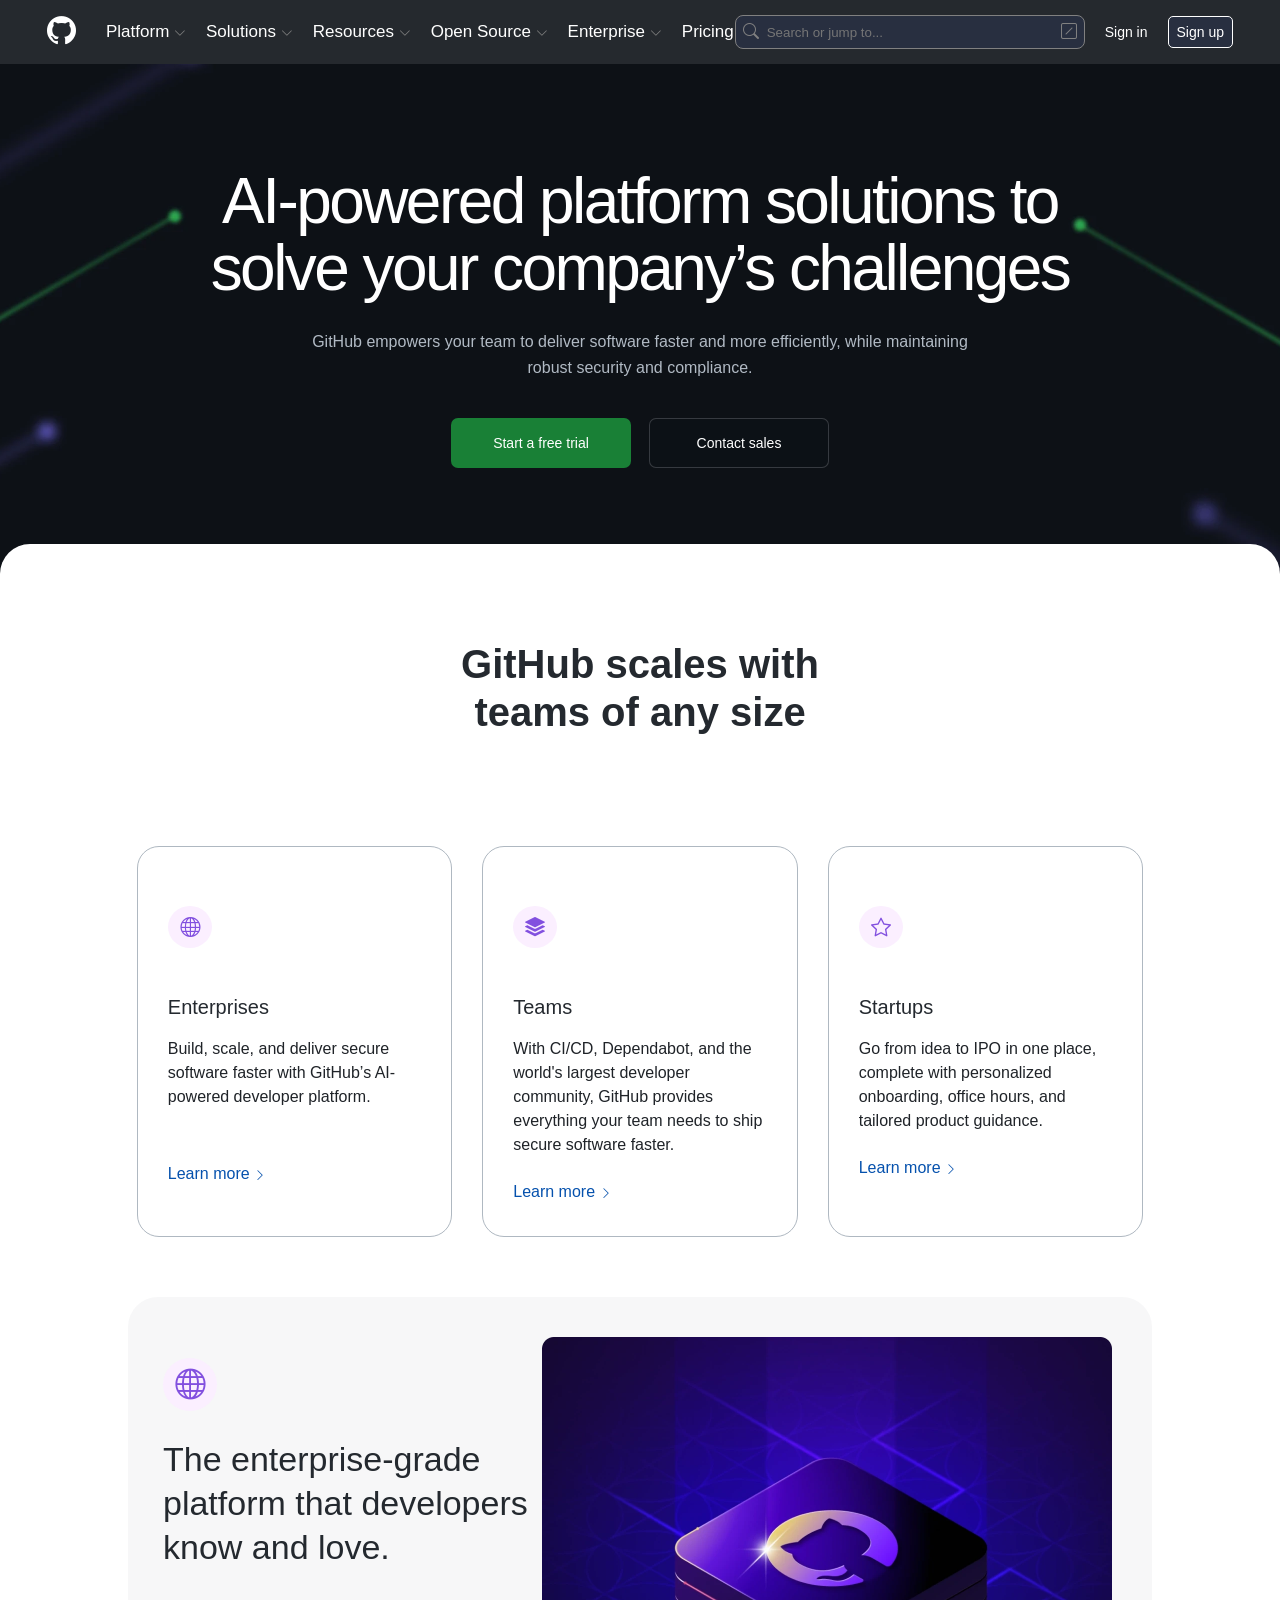
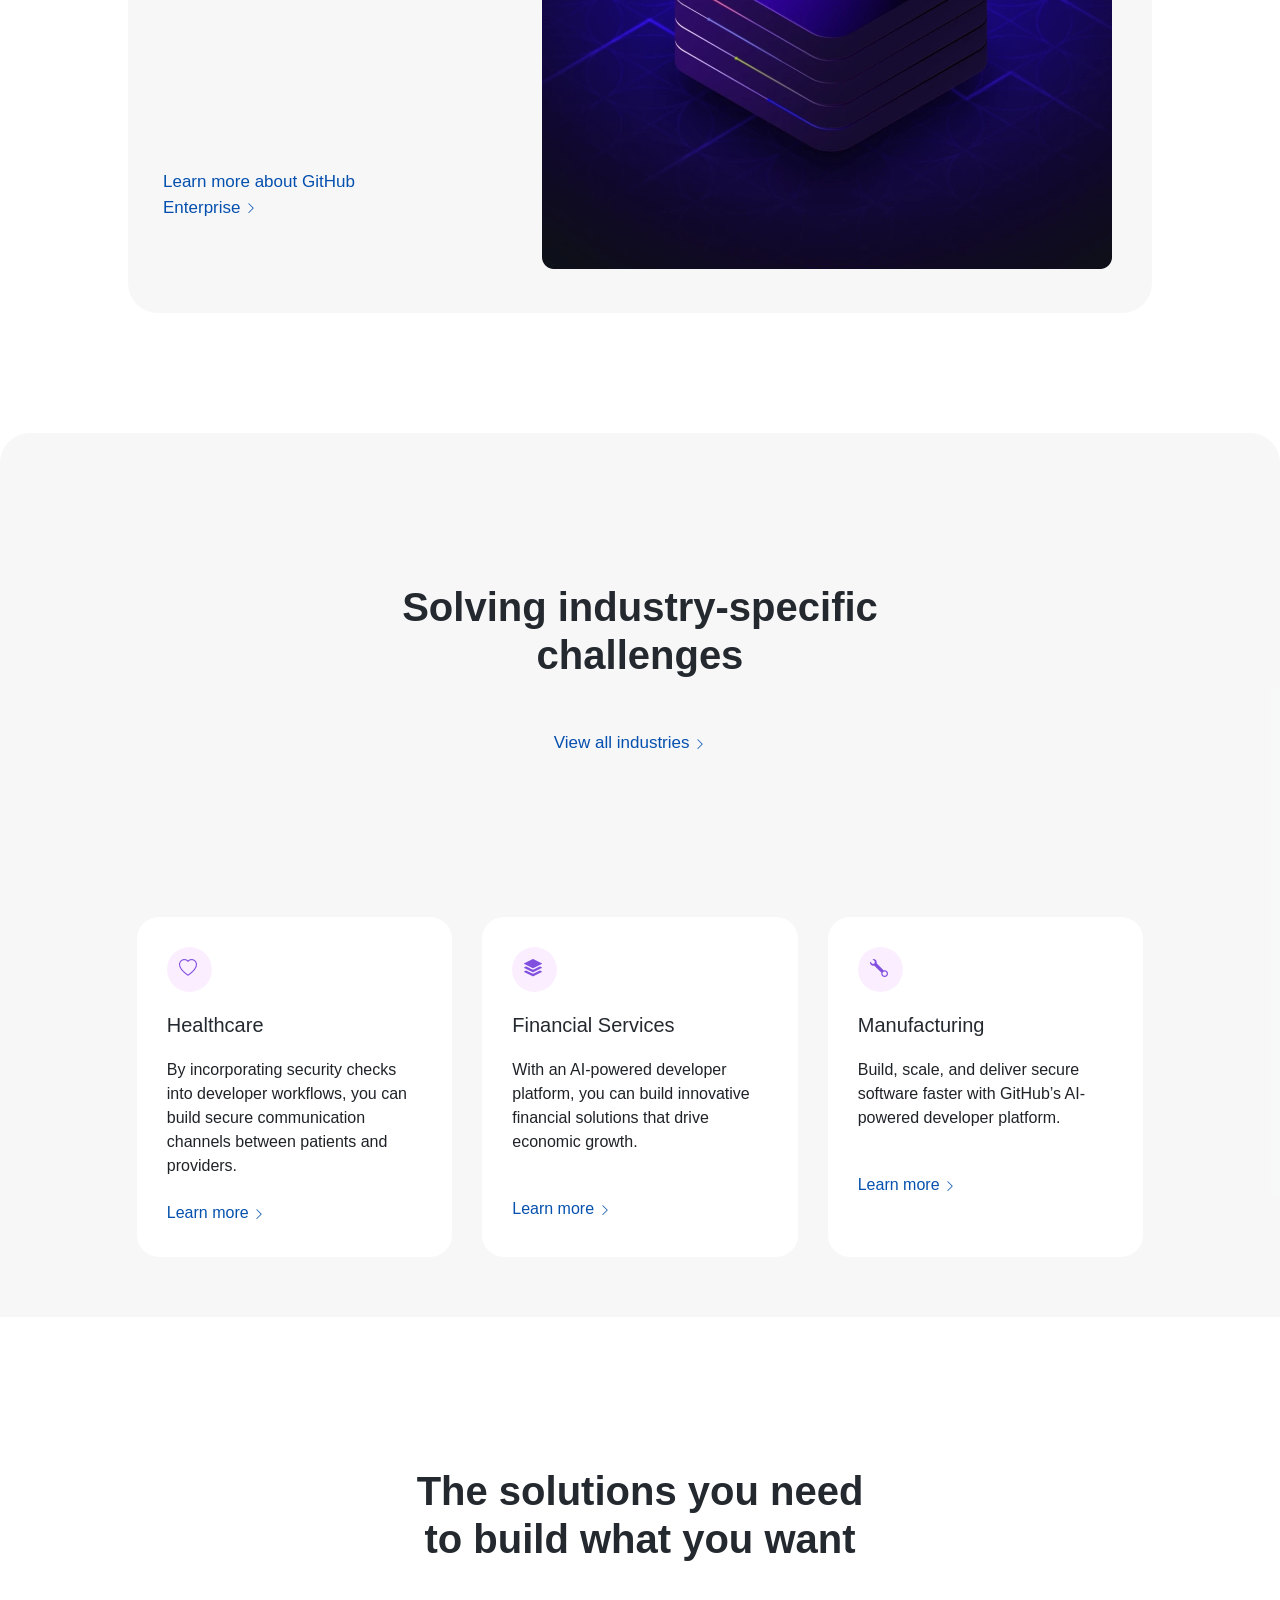
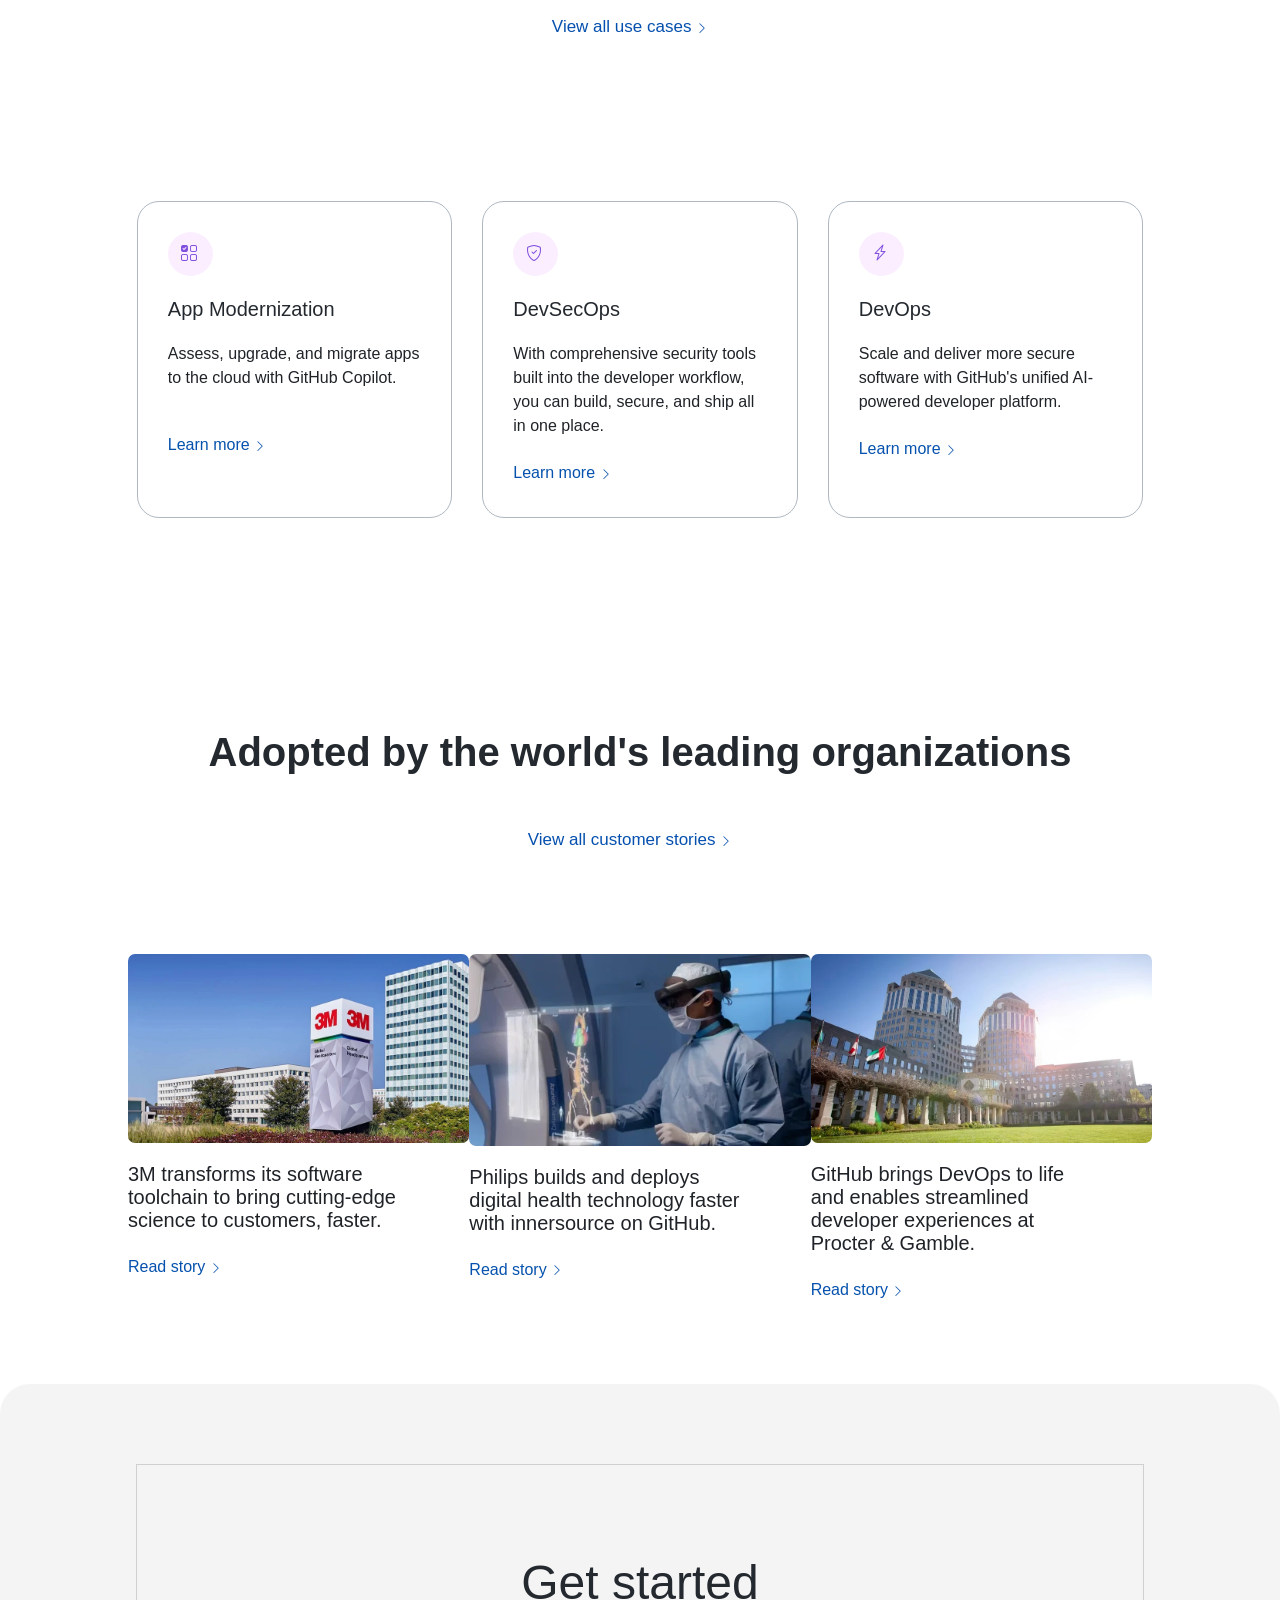
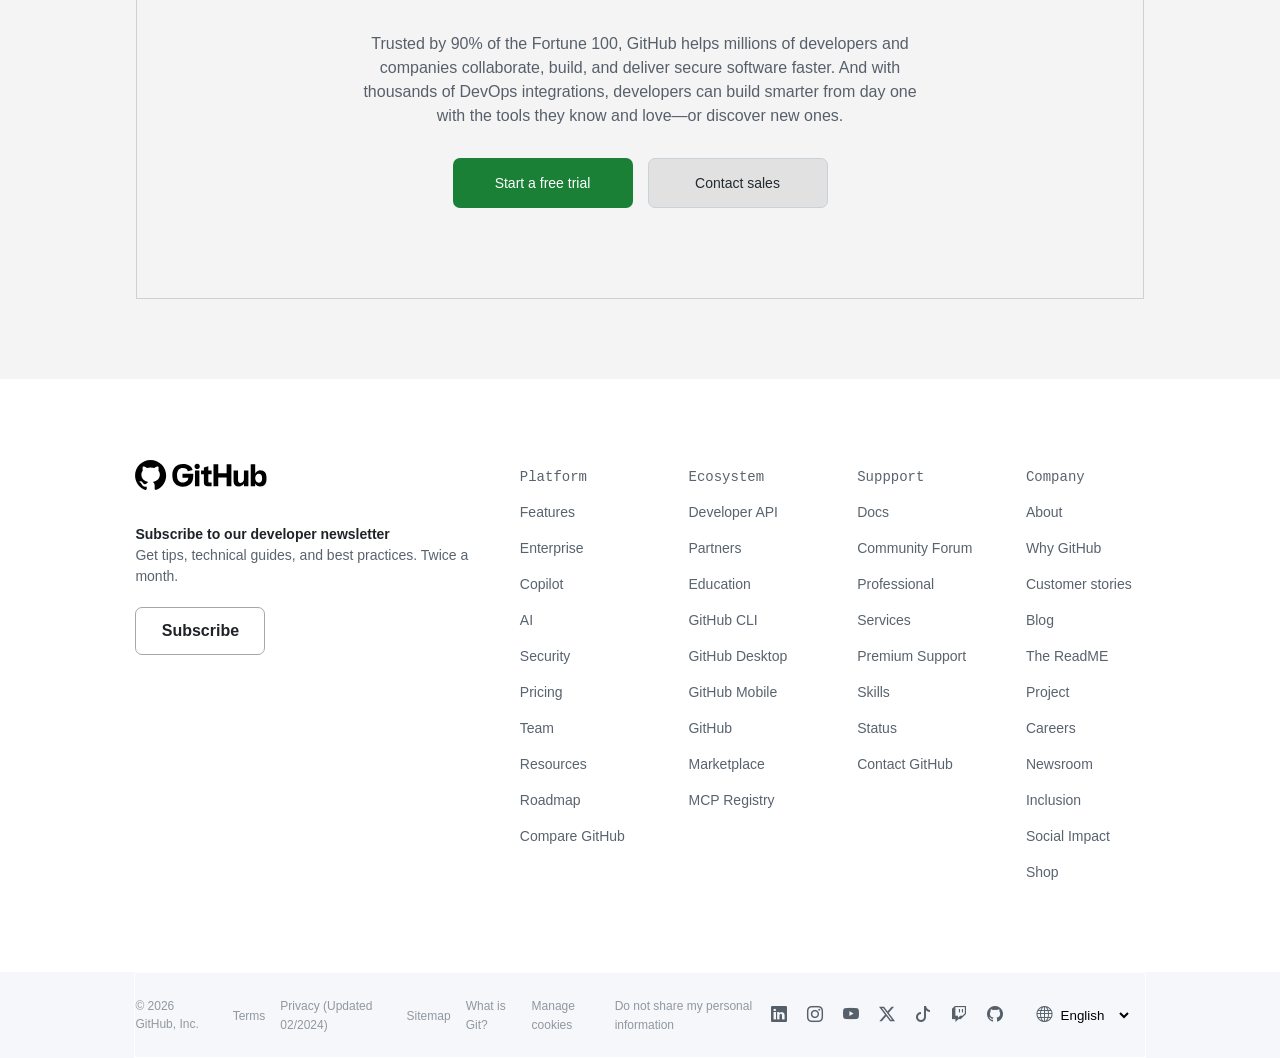
<file: Html/solution.html>
<!DOCTYPE html>
<html lang="en">

<head>
    <link rel="stylesheet" href="../css/solution.css">
    <meta charset="UTF-8">
    <meta name="viewport" content="width=device-width, initial-scale=1.0">
   <link rel="icon" type="image/svg+xml" href="./Multimedia/Images/github-removebg-preview.png">
    <!-- <script src="https://cdn.jsdelivr.net/npm/@tailwindcss/browser@4"></script> -->
    <link rel="stylesheet" href="https://cdn.jsdelivr.net/npm/bootstrap-icons@1.13.1/font/bootstrap-icons.min.css">
    <title>Solution</title>
</head>

<body>
    <div class="wrapper">
        <header>
            <div class="header-left">
                <button class="menu-toggle" type="button" aria-label="Toggle navigation">
                    <i class="bi bi-list"></i>
                </button>
                <a href="#" class="brand"><i class="git bi bi-github"></i></a>

                <nav>
                    <ul>

                        <!-- PLATFORM -->
                        <li class="Platform">
                            <div class="platform-list">
                                <a href="#">Platform <i class="bi bi-chevron-down"></i></a>
                            </div>

                            <div class="platform-drops">

                                <!-- AI CODE CREATION -->
                                <div class="column">
                                    <h4>AI CODE CREATION</h4>

                                    <div class="item">
                                        <i class="bi bi-robot"></i>
                                        <div>
                                            <a href="#"> <span>GitHub Copilot</span>
                                                <p>Write better code with AI</p>
                                            </a>
                                        </div>
                                    </div>

                                    <div class="item">
                                        <i class="bi bi-stars"></i>
                                        <div>
                                            <a href="#"><span>GitHub Spark</span>
                                                <p>Build and deploy intelligent apps</p>
                                            </a>
                                        </div>
                                    </div>

                                    <div class="item">
                                        <i class="bi bi-diagram-3"></i>
                                        <div>
                                            <a href="#"><span>GitHub Models</span>
                                                <p>Manage and compare prompts</p>
                                            </a>
                                        </div>
                                    </div>

                                    <div class="item">
                                        <i class="bi bi-plug"></i>
                                        <div>
                                            <a href="#"><span>MCP Registry<sup>New</sup></span>
                                                <p>Integrate external tools</p>
                                            </a>
                                        </div>
                                    </div>


                                </div>

                                <!-- WORKFLOWS -->
                                <div class="column">
                                    <h4>DEVELOPER WORKFLOWS</h4>

                                    <div class="item">
                                        <i class="bi bi-lightning"></i>
                                        <div>
                                            <a href="#"><span>Actions</span>
                                                <p>Automate any workflow</p>
                                            </a>
                                        </div>
                                    </div>

                                    <div class="item">
                                        <i class="bi bi-laptop"></i>
                                        <div>
                                            <a href="#"><span>Codespaces</span>
                                                <p>Instant dev environments</p>
                                            </a>
                                        </div>
                                    </div>

                                    <div class="item">
                                        <i class="bi bi-record-circle"></i>
                                        <div>
                                            <a href="#"><span>Issues</span>
                                                <p>Plan and track work</p>
                                            </a>
                                        </div>
                                    </div>

                                    <div class="item">
                                        <i class="bi bi-code"></i>
                                        <div>
                                            <a href="#"><span>Code Review</span>
                                                <p>Manage code changes</p>
                                            </a>
                                        </div>
                                    </div>
                                </div>

                                <!-- SECURITY -->
                                <div class="column">
                                    <h4>APPLICATION SECURITY</h4>

                                    <div class="item">
                                        <i class="bi bi-shield-check"></i>
                                        <div>
                                            <a href="#"><span>GitHub Advanced Security</span>
                                                <p>Find and fix vulnerabilities</p>
                                            </a>
                                        </div>
                                    </div>

                                    <div class="item">
                                        <i class="bi bi-lock"></i>
                                        <div>
                                            <a href="#"><span>Code security</span>
                                                <p>Secure your code as you build</p>
                                            </a>
                                        </div>
                                    </div>

                                    <div class="item">
                                        <i class="bi bi-key"></i>
                                        <div>
                                            <a href="#"><span>Secret protection</span>
                                                <p>Stop leaks before they start</p>
                                            </a>
                                        </div>
                                    </div>
                                </div>

                                <!-- EXPLORE -->
                                <div class="column last">
                                    <h4>EXPLORE</h4>
                                    <a href="#">
                                        <p>Why GitHub</p>
                                    </a>
                                    <a href="#">
                                        <p>Documentation</p>
                                    </a>
                                    <a href="#">
                                        <p>Blog</p>
                                    </a>
                                    <a href="#">
                                        <p>Changelog</p>
                                    </a>
                                    <a href="#">
                                        <p>Marketplace</p>
                                    </a>
                                </div>

                                <!-- All features -->
                                <div class="view">
                                    <a href="#">
                                        <p>View all features <i class="bi bi-chevron-right"></i></p>
                                    </a>
                                </div>
                            </div>
                        </li>

                        <!-- SOLUTIONS -->
                        <li class="solution">
                            <div class="solution-list">
                                <a href="#">Solutions <i class="bi bi-chevron-down"></i></a>
                            </div>

                            <div class="solution-drops">

                                <!-- BY COMPANY SIZE -->
                                <div class="column2">
                                    <h4>BY COMPANY SIZE</h4>

                                    <div class="item2">
                                        <div>
                                            <a href="#"><span>Enterprises</span></a>
                                        </div>
                                    </div>

                                    <div class="item2">
                                        <div>
                                            <a href="#"><span>Small and medium teams</span></a>
                                        </div>
                                    </div>

                                    <div class="item2">
                                        <div>
                                            <a href="#"><span>Startups</span></a>
                                        </div>
                                    </div>

                                    <div class="item2">
                                        <div>
                                            <a href="#"><span>Nonprofits</span></a>
                                        </div>
                                    </div>
                                </div>

                                <!-- BY USE CASE -->
                                <div class="column2">
                                    <h4>BY USE CASE</h4>

                                    <div class="item2">
                                        <div>
                                            <a href="#"><span>App Modernization</span></a>
                                        </div>
                                    </div>
                                    <div class="item2">
                                        <div>
                                            <a href="#"><span>DevSecOps</span></a>
                                        </div>
                                    </div>

                                    <div class="item2">
                                        <div>
                                            <a href="#"><span>DevOps</span></a>
                                        </div>
                                    </div>

                                    <div class="item2">
                                        <div>
                                            <a
                                                href="./GitHub CI.html"><span>CI/CD</span></a>
                                        </div>
                                    </div>
                                    <div class="item2">
                                        <div>
                                            <a href="./View all use cases.html"><span>View
                                                    all use cases <i class="bi bi-chevron-right"></i></span></a>
                                        </div>
                                    </div>
                                </div>

                                <!-- BY INDUSTRY -->
                                <div class="column2">
                                    <h4>BY INDUSTRY</h4>


                                    <div class="item2">
                                        <div>
                                            <a href="#"><span>Healthcare</span></a>
                                        </div>
                                    </div>

                                    <div class="item2">
                                        <div>
                                            <a href="#"><span>Financial services</span></a>
                                        </div>
                                    </div>

                                    <div class="item2">
                                        <div>
                                            <a href="#"><span>Manufacturing</span></a>
                                        </div>
                                    </div>

                                    <div class="item2">
                                        <div>
                                            <a href="#"><span>Government</span></a>
                                        </div>
                                    </div>

                                    <div class="item2">
                                        <div>
                                            <a href="#"><span>View all industries <i
                                                        class="bi bi-chevron-right"></i></span></a>
                                        </div>
                                    </div>
                                </div>

                                <!-- All solutions -->
                                <div class="view">
                                    <a href="http://127.0.0.1:5500/Html/solution.html">
                                        <p>View all solutions <i class="bi bi-chevron-right"></i></p>
                                    </a>
                                </div>
                            </div>
                        </li>


                        <!-- RESOURCES -->
                        <li class="resources">
                            <div class="resources-list">
                                <a href="#">Resources <i class="bi bi-chevron-down"></i></a>
                            </div>

                            <div class="resources-drops">

                                <!-- EXPLORE BY TOPIC -->
                                <div class="column3">
                                    <h4>EXPLORE BY TOPIC</h4>

                                    <div class="item3">
                                        <div>
                                            <a href="#"><span>AI</span></a>
                                        </div>
                                    </div>
                                    <div class="item3">
                                        <div>
                                            <a href="#"><span>Software Development</span></a>
                                        </div>
                                    </div>

                                    <div class="item3">
                                        <div>
                                            <a href="#"><span>DevOps</span></a>
                                        </div>
                                    </div>

                                    <div class="item3">
                                        <div>
                                            <a href="#"><span>Security</span></a>
                                        </div>
                                    </div>

                                    <div class="item3">
                                        <div>
                                            <a href="#"><span>View all topics <i
                                                        class="bi bi-chevron-right"></i></span></a>
                                        </div>
                                    </div>
                                </div>

                                <!-- EXPLORE BY TYPE -->
                                <div class="column3">
                                    <h4>EXPLORE BY TYPE</h4>

                                    <div class="item3">
                                        <div>
                                            <a href="#"><span>Customer stories</span></a>
                                        </div>
                                    </div>
                                    <div class="item3">
                                        <div>
                                            <a href="#"><span>Events & webinars</span></a>
                                        </div>
                                    </div>

                                    <div class="item3">
                                        <div>
                                            <a href="#"><span>Ebooks & reports</span></a>
                                        </div>
                                    </div>

                                    <div class="item3">
                                        <div>
                                            <a href="#"><span>Business insights</span></a>
                                        </div>
                                    </div>

                                    <div class="item3">
                                        <div>
                                            <a href="#"><span>GitHub Skills <i
                                                        class="bi bi-box-arrow-up-right resource-link-icon"></i></span></a>
                                        </div>
                                    </div>
                                </div>


                                <!-- SUPPORT & SERVICES -->
                                <div class="column3">
                                    <h4>EXPLORE BY TOPIC</h4>

                                    <div class="item3">
                                        <div>
                                            <a href="#"><span>Documentation <i
                                                        class="bi bi-box-arrow-up-right resource-link-icon"></i></span></a>
                                        </div>
                                    </div>
                                    <div class="item3">
                                        <div>
                                            <a href="#"><span>Customer support <i
                                                        class="bi bi-box-arrow-up-right resource-link-icon"></i></span></a>
                                        </div>
                                    </div>

                                    <div class="item3">
                                        <div>
                                            <a href="#"><span>Community forum</span></a>
                                        </div>
                                    </div>

                                    <div class="item3">
                                        <div>
                                            <a href="#"><span>Trust center</span></a>
                                        </div>
                                    </div>

                                    <div class="item3">
                                        <div>
                                            <a href="#"><span>Partners</span></a>
                                        </div>
                                    </div>
                                </div>

                                <!-- All resource -->
                                <div class="view">
                                    <a href="#">
                                        <p>View all resources <i class="bi bi-chevron-right"></i></p>
                                    </a>
                                </div>
                            </div>
                        </li>


                        <!-- OPEN SOURCE -->
                        <li class="open source">
                            <div class="open-list">
                                <a href="#">Open Source <i class="bi bi-chevron-down"></i></a>
                            </div>

                            <div class="open-drops">
                                <!-- COMMUNITY -->
                                <div class="column4">
                                    <h4>COMMUNITY</h4>

                                    <div class="item4">
                                        <i class="bi bi-heart-fill"></i>
                                        <div>
                                            <a href="#"><span>GitHub Sponsors</span>
                                                <p>Fund open source developers</p>
                                            </a>
                                        </div>
                                    </div>

                                </div>

                                <!-- PROGRAMS -->
                                <div class="column4">
                                    <h4>PROGRAMS</h4>

                                    <div class="item4">
                                        <div>
                                            <a href="#"><span>Security Lab <i
                                                        class="bi bi-box-arrow-up-right resource-link-icons"></i></span></a>
                                        </div>
                                    </div>

                                    <div class="item4">
                                        <div>
                                            <a href="#"><span>Maintainer Community <i
                                                        class="bi bi-box-arrow-up-right resource-link-icons"></i></span></a>
                                        </div>
                                    </div>

                                    <div class="item4">
                                        <div>
                                            <a href="#"><span>Accelerator</span></a>
                                        </div>
                                    </div>

                                    <div class="item4">
                                        <div>
                                            <a href="#"><span>GitHub Stars <i
                                                        class="bi bi-box-arrow-up-right resource-link-icons"></i></span></a>
                                        </div>
                                    </div>

                                    <div class="item4">
                                        <div>
                                            <a href="#"><span>Archive Program <i
                                                        class="bi bi-box-arrow-up-right resource-link-icons"></i></span></a>
                                        </div>
                                    </div>
                                </div>


                                <!-- REPOSITORIES -->
                                <div class="column4">
                                    <h4>REPOSITORIES</h4>

                                    <div class="item4">
                                        <div>
                                            <a href="#"><span>Topics</span></a>
                                        </div>
                                    </div>
                                    <div class="item4">
                                        <div>
                                            <a href="#"><span>Trending</span></a>
                                        </div>
                                    </div>

                                    <div class="item4">
                                        <div>
                                            <a href="#"><span>Collections</span></a>
                                        </div>
                                    </div>

                                </div>

                            </div>
                        </li>

                        <!-- ENTERPRISE -->
                        <li class="enterprise">
                            <div class="enterprise-list">
                                <a href="#">Enterprise <i class="bi bi-chevron-down"></i></a>
                            </div>


                            <div class="enterprise-drops">

                                <!-- ENTERPRISE SOLUTIONS -->
                                <div class="column5">
                                    <h4>ENTERPRISE SOLUTIONS</h4>

                                    <div class="item5">
                                        <i class="bi bi-building"></i>
                                        <div>
                                            <a href="#"><span>Enterprise platform</span>
                                                <p>AI-powered developer platform</p>
                                            </a>
                                        </div>
                                    </div>

                                </div>

                                <!-- ADD-ONS -->
                                <div class="column5">
                                    <h4>AVAILABLE ADD-ONS</h4>

                                    <div class="item5">
                                        <i class="bi bi-shield-check"></i>
                                        <div>
                                            <a href="#"><span>GitHub Advanced Security</span>
                                                <p>Enterprise-grade security features</p>
                                            </a>
                                        </div>
                                    </div>

                                    <div class="item5">
                                        <i class="bi bi-robot"></i>
                                        <div>
                                            <a href="#"><span>Copilot for Business</span>
                                                <p>Enterprise-grade AI features</p>
                                            </a>
                                        </div>
                                    </div>

                                    <div class="item5">
                                        <i class="bi bi-headset"></i>
                                        <div>
                                            <a href="#"><span>Premium Support</span>
                                                <p>Enterprise-grade 24/7 support</p>
                                            </a>
                                        </div>
                                    </div>

                                </div>

                            </div>
                        </li>

                        <li><a href="#">Pricing</a></li>
                    </ul>
                </nav>
            </div>

            <div class="header-right">

                <div class="iconsearch">
                    <i class="bi bi-search search1"></i>
                </div>
                <div class="icon">
                    <i class="bi bi-search search"></i>
                    <input type="text" placeholder="Search or jump to...">
                    <i class="bi bi-slash-square search"></i>
                </div>

                <div class="header-bttn">
                    <div class="signin">
                        <a href="./Html/signin.html">Sign in</a>
                    </div>

                    <div class="signup">
                        <a href="./Html/signup.html" class="signup-btn">Sign up</a>
                    </div>
                </div>
            </div>
        </header>

    </div>

    <section class="hero">

        <div class="content">
            <h1>
                AI-powered platform solutions to <br>
                solve your company’s challenges
            </h1>

            <p>
                GitHub empowers your team to deliver software faster and more efficiently,
                while maintaining robust security and compliance.
            </p>

            <div class="buttons">
                <a href="#" class="btn primary">Start a free trial</a>
                <a href="#" class="btn secondary">Contact sales</a>
            </div>
        </div>
    </section>


    <section>

        <div class="just">
            <div class="justs">
                <h1>GitHub scales with
                    teams of any size</h1>
            </div>
        </div>




        <div class="cards">
            <div class="card1">
                <i class="bi bi-globe"></i>
                <h1>Enterprises</h1>
                <p style="margin-bottom: 50px;">Build, scale, and deliver secure software faster with GitHub’s
                    AI-powered developer platform.
                </p>
                <a href="#">Learn more <i class="bi-chevron-right"></i><i class="arrow1 bi-arrow-right-short"></i></a>
            </div>

            <div class="card1">
                <i class="bi bi-stack"></i>
                <h1>Teams</h1>
                <p>With CI/CD, Dependabot, and the world's largest developer community, GitHub provides everything your
                    team
                    needs to ship secure software faster.
                </p>
                <a href="#">Learn more <i class="bi-chevron-right"></i><i class="arrow1 bi-arrow-right-short"></i></a>
            </div>

            <div class="card1">
                <i class="bi bi-star"></i>
                <h1>Startups</h1>
                <p>
                    Go from idea to IPO in one place, complete with personalized onboarding, office hours, and tailored
                    product guidance.
                </p>
                <a href="#">Learn more <i class="bi-chevron-right"></i><i class="arrow1 bi-arrow-right-short"></i></a>
            </div>
        </div>
    </section>

    <section>
        <div class="grade">
            <div class="grade1">
                <i class="bi bi-globe"></i>
                <h2>The enterprise-grade platform that developers know and love.</h2>
                <a href="#" class="menu-links1">Learn more about GitHub Enterprise <i class="bi-chevron-right"></i><i
                        class="arrow1 bi-arrow-right-short"></i></a>
            </div>

            <div>
                <img src="../Multimedia/Images/Stack-GitHub-logo.webp" alt="">
            </div>
        </div>
    </section>

    <section class="solvebg">
        <div class="solve">
            <div class="solve1">
                <h1>Solving industry-specific challenges</h1>

                <a href="#" class="menu-links">View all industries <i class="bi-chevron-right"></i><i
                        class="arrow1 bi-arrow-right-short"></i></a>
            </div>
        </div>



        <div class="healthcare">
            <div class="healthcare1">
                <i class="bi bi-heart"></i>
                <h1>Healthcare</h1>
                <p>By incorporating security checks into developer workflows, you can build secure communication
                    channels between patients and providers.
                </p>
                <a href="#">Learn more <i class="bi-chevron-right"></i><i class="arrow1 bi-arrow-right-short"></i></a>
            </div>

            <div class="healthcare1">
                <i class="bi bi-stack"></i>
                <h1>Financial Services</h1>
                <p style="margin-bottom: 20px;">
                    With an AI-powered developer platform, you can build innovative financial solutions that drive
                    economic growth.
                </p>
                <a href="#">Learn more <i class="bi-chevron-right"></i><i class="arrow1 bi-arrow-right-short"></i></a>
            </div>

            <div class="healthcare1">
                <i class="bi bi-wrench"></i>
                <h1>Manufacturing</h1>
                <p style="margin-bottom: 20px;">Build, scale, and deliver secure software faster with GitHub’s
                    AI-powered developer platform.
                </p>
                <a href="#">Learn more <i class="bi-chevron-right"></i><i class="arrow1 bi-arrow-right-short"></i></a>
            </div>
        </div>
    </section>


    <section>
        <div class="want">
            <div class="want1">
                <h1>The solutions you need to build what you want</h1>

                <a href="#" class="menu-links">View all use cases <i class="bi-chevron-right"></i><i
                        class="arrow1 bi-arrow-right-short"></i></a>
            </div>
        </div>



        <div class="modern">
            <div class="modern1">
                <i class="bi bi-ui-checks-grid"></i>
                <h1>App Modernization</h1>
                <p style="margin-bottom: 20px;">Assess, upgrade, and migrate apps to the cloud with GitHub Copilot.
                </p>
                <a href="#">Learn more <i class="bi-chevron-right"></i><i class="arrow1 bi-arrow-right-short"></i></a>
            </div>

            <div class="modern1">
                <i class="bi bi-shield-check"></i>
                <h1>DevSecOps</h1>
                <p>With comprehensive security tools built into the developer workflow, you can build, secure, and ship
                    all in one place.
                </p>
                <a href="#">Learn more <i class="bi-chevron-right"></i><i class="arrow1 bi-arrow-right-short"></i></a>
            </div>

            <div class="modern1">
                <i class="bi bi-lightning-charge"></i>
                <h1>DevOps</h1>
                <p>
                    Scale and deliver more secure software with GitHub's unified AI-powered developer platform.
                </p>
                <a href="#">Learn more <i class="bi-chevron-right"></i><i class="arrow1 bi-arrow-right-short"></i></a>
            </div>
        </div>
    </section>



    <section>
        <div class="adopt">
            <div class="adopt1">
                <h1>Adopted by the world's leading organizations</h1>

                <a href="#" class="menu-links">View all customer stories <i class="bi-chevron-right"></i><i
                        class="arrow1 bi-arrow-right-short"></i></a>
            </div>
        </div>



        <div class="software">

            <div class="software-con">
                <div class="software1">
                    <img src="../Multimedia/Images/3M.webp" alt="">

                    <p>3M transforms its software toolchain to bring cutting-edge science
                        to
                        customers, faster.
                    </p>
                    <a href="#">Read story <i class="bi-chevron-right"></i><i
                            class="arrow1 bi-arrow-right-short"></i></a>
                </div>

                <div class="software1">
                    <img src="../Multimedia/Images/doctor-small.webp" alt="">

                    <p>Philips builds and deploys digital health technology faster with innersource on GitHub.
                    </p>
                    <a href="#">Read story <i class="bi-chevron-right"></i><i
                            class="arrow1 bi-arrow-right-short"></i></a>
                </div>

                <div class="software1">
                    <img src="../Multimedia/Images/pg2-1.webp" alt="">

                    <p>
                        GitHub brings DevOps to life and enables streamlined developer experiences at Procter & Gamble.

                    </p>
                    <a href="#">Read story <i class="bi-chevron-right"></i><i
                            class="arrow1 bi-arrow-right-short"></i></a>
                </div>
            </div>
        </div>
    </section>

    <section class="getbg">
        <div class="get">
            <div class="get1">
                <h3>Get started</h3>

                <p>Trusted by 90% of the Fortune 100, GitHub helps millions of developers and companies collaborate,
                    build,
                    and deliver secure software faster. And with thousands of DevOps integrations, developers can build
                    smarter from day one with the tools they know and love—or discover new ones.</p>

                <div class="free-button">
                    <a href="#" class="btn primary1">Start a free trial</a>
                    <a href="#" class="btn secondary1">Contact sales</a>
                </div>
            </div>
        </div>
    </section>



    <!-- FOOTER SECTION-->
    <section>
        <div class="footer">
            <div class="footer-left">
                <a href="#">
                    <img src="../Multimedia/Images/3948cf63-640e-4386-8f56-4c2748ece34e.svg" alt="">

                </a>

                <div>
                    <h5>Subscribe to our developer newsletter</h5>
                    <p>Get tips, technical guides, and best practices. Twice a month.</p>
                </div>

                <div>
                    <button>Subscribe</button>
                </div>
            </div>

            <div class="footer-navs">
                <div class="footer-list">
                    <li>Platform</li>
                    <li><a href="#">Features</a></li>
                    <li><a href="#">Enterprise</a></li>
                    <li><a href="#">Copilot</a></li>
                    <li><a href="#">AI</a></li>
                    <li><a href="#">Security</a></li>
                    <li><a href="#">Pricing</a></li>
                    <li><a href="#">Team</a></li>
                    <li><a href="#">Resources</a></li>
                    <li><a href="#">Roadmap</a></li>
                    <li><a href="#">Compare GitHub</a></li>
                </div>

                <div class="footer-list">
                    <li>Ecosystem</li>
                    <li><a href="#">Developer API</a></li>
                    <li><a href="#">Partners</a></li>
                    <li><a href="#">Education</a></li>
                    <li><a href="#">GitHub CLI</a></li>
                    <li><a href="#">GitHub Desktop</a></li>
                    <li><a href="#">GitHub Mobile</a></li>
                    <li><a href="#">GitHub Marketplace</a></li>
                    <li><a href="#">MCP Registry</a></li>
                </div>

                <div class="footer-list">
                    <li>Suppport</li>
                    <li><a href="#">Docs</a></li>
                    <li><a href="#">Community Forum</a></li>
                    <li><a href="#">Professional Services</a></li>
                    <li><a href="#">Premium Support</a></li>
                    <li><a href="#">Skills</a></li>
                    <li><a href="#">Status</a></li>
                    <li><a href="#">Contact GitHub</a></li>
                </div>

                <div class="footer-list">
                    <li>Company</li>
                    <li><a href="#">About</a></li>
                    <li><a href="#">Why GitHub</a></li>
                    <li><a href="#">Customer stories</a></li>
                    <li><a href="#">Blog</a></li>
                    <li><a href="#">The ReadME Project</a></li>
                    <li><a href="#">Careers</a></li>
                    <li><a href="#">Newsroom</a></li>
                    <li><a href="#">Inclusion</a></li>
                    <li><a href="#">Social Impact</a></li>
                    <li><a href="#">Shop</a></li>
                </div>
            </div>
        </div>
    </section>

    <section class="sec">
        <div class="footer-down">
            <div class="footer-in">
                <span>© 2026 GitHub, Inc.</span>

                <li><a href="#">Terms</a></li>
                <li><a href="#">Privacy (Updated 02/2024)</a></li>
                <li><a href="#">Sitemap</a></li>
                <li><a href="#">What is Git?</a></li>
                <li><a href="#">Manage cookies</a></li>
                <li><a href="#">Do not share my personal information</a></li>
            </div>


            <div class="footer-icons">
                <a href="#"><i class="bi bi-linkedin"></i></a>

                <a href="#"><i class="bi bi-instagram"></i></a>

                <a href="#"><i class="bi bi-youtube"></i></a>

                <a href="#"><i class="bi bi-twitter-x"></i></a>

                <a href="#"><i class="bi bi-tiktok"></i></a>

                <a href="#"><i class="bi bi-twitch"></i></a>

                <a href="#"><i class=" gitt bi bi-github"></i></a>

                <div class="footer-select">
                    <i class="bi bi-globe"></i>
                    <select name="english" id="English">
                        <option value="">English</option>
                        <option value="">Portuges (Brasil)</option>
                        <option value="">español
                            America Latina</option>
                    </select>
                </div>
            </div>
        </div>
    </section>





</body>

</html>
</file>
<file: css/GitHub CI.css>
* {
  margin: 0;
  padding: 0;
  box-sizing: border-box;
}

.wrapper {
  background-color: rgb(37, 41, 46);
}

header {
  align-items: center;
  display: flex;
  justify-content: space-between;
  align-content: center;
  width: 95%;
  margin: auto;
  padding: 15px;
  background-color: rgb(37, 41, 46);
}

.header-left {
  display: flex;
  gap: 30px;
  align-items: center;
}

.git {
  font-size: 1.8rem;
  color: white;
}

.brand {
  display: inline-flex;
  align-items: center;
}

.menu-toggle {
  display: none;
  align-items: center;
  justify-content: center;
  width: 36px;
  height: 36px;
  background: transparent;
  color: white;
  cursor: pointer;
  border: none;
}

.menu-toggle i {
  font-size: 20px;
  line-height: 1;
}

nav ul {
  display: flex;
  list-style: none;
  gap: 20px;
}

nav a {
  color: white;
  text-decoration: none;
  font-family:
    "Mona Sans",
    MonaSansFallback,
    -apple-system,
    BlinkMacSystemFont,
    "Segoe UI",
    Helvetica,
    Arial,
    sans-serif,
    "Apple Color Emoji",
    "Segoe UI Emoji";
  font-size: 17px;
  font-weight: 400;
}

nav a:hover {
  color: gray;
}

nav .bi-chevron-down {
  font-size: 12px;
  color: gray;
  display: inline-block;
  transition:
    transform 0.2s ease,
    color 0.2s ease;
}

.Platform:hover .bi-chevron-down,
.solution:hover .bi-chevron-down,
.resources:hover .bi-chevron-down,
.open:hover .bi-chevron-down,
.enterprise:hover .bi-chevron-down {
  transform: translateY(2px);
}

.header-right {
  display: flex;
  gap: 20px;
  align-items: center;
}

.iconsearch {
  border: 1px solid gray;
  border-radius: 4px;
  padding: 4px 6px;
  background-color: #57606a88;
  display: none;
}

.search1 {
  color: white;
}

.icon {
  display: flex;
  padding: 7px 7px;
  align-items: center;
  justify-content: space-between;
  gap: 8px;
  color: white;
  width: 350px;
  border: 1px solid gray;
  background-color: rgb(40, 47, 64);
  border-radius: 8px;
}

.search {
  color: gray;
}

.icon input {
  flex: 1;
  border: none;
  background-color: rgb(40, 47, 64);
  min-width: 0;
}

.header-bttn {
  display: flex;
  gap: 20px;
  align-items: center;
}

.header-bttn a {
  text-decoration: none;
  color: white;
  font-family:
    -apple-system, BlinkMacSystemFont, "Segoe UI", "Noto Sans", Helvetica,
    Arial, sans-serif, "Apple Color Emoji", "Segoe UI Emoji";
  font-size: 14px;
  font-weight: 400;
}

.header-bttn .signup-btn {
  display: inline-flex;
  align-items: center;
  justify-content: center;
  color: white;
  background-color: rgb(40, 47, 64);
  padding: 8px;
  border-radius: 5px;
  border: 1px solid white;
  font-family:
    -apple-system, BlinkMacSystemFont, "Segoe UI", "Noto Sans", Helvetica,
    Arial, sans-serif, "Apple Color Emoji", "Segoe UI Emoji";
  font-size: 14px;
  font-weight: 400;
  line-height: 14px;
}

.signin a:hover {
  color: rgb(181, 182, 199);
}

.signup a:hover {
  border-color: rgb(181, 182, 199);
  color: rgb(181, 182, 199);
}

.platform,
.Platform {
  position: relative;
  padding-bottom: 18px;
  margin-bottom: -18px;
}

/* platform-drops */
.platform-drops {
  position: absolute;
  top: 100%;
  background: #f6f8fa;
  width: 1100px;
  padding: 30px;
  display: grid;
  grid-template-columns: repeat(4, minmax(0, 1fr));
  gap: 50px;
  border-top-left-radius: 7px;
  border-top-right-radius: 7px;
  transform: translate(0, 14px);
  transition: 0.3s ease;
  margin-top: 0;
  left: 0;
  display: none;
  z-index: 20;
}

.Platform:hover .platform-drops,
.platform:hover .platform-drops {
  display: grid;
  transform: translate(0, 0);
}

/* Columns */
.column {
  /* flex: 1; */
}

.column h4 {
  font-family: "Mona Sans Mono", monospace;
  font-size: 14px;
  font-weight: 400;
  line-height: 18px;
  color: rgb(87, 96, 106);
  margin-bottom: 15px;
}

/* Items */
.item {
  display: flex;
  gap: 12px;
  margin-bottom: 16px;
  cursor: pointer;
}

.item i {
  font-size: 22px;
  color: #57606a;
  margin-top: 4px;
}

.item span {
  font-family:
    "Mona Sans",
    MonaSansFallback,
    -apple-system,
    BlinkMacSystemFont,
    "Segoe UI",
    Helvetica,
    Arial,
    sans-serif,
    "Apple Color Emoji",
    "Segoe UI Emoji";
  font-size: 17px;
  font-weight: 500;
  line-height: 24px;
  color: rgb(36, 41, 47);
  white-space: nowrap;
}

.item sup {
  color: #0969da;
}

.item p {
  font-family:
    "Mona Sans",
    MonaSansFallback,
    -apple-system,
    BlinkMacSystemFont,
    "Segoe UI",
    Helvetica,
    Arial,
    sans-serif,
    "Apple Color Emoji",
    "Segoe UI Emoji";
  font-size: 14px;
  font-weight: 400;
  line-height: 21px;
  color: #57606a;
  white-space: nowrap;
}

/* Hover */
.item:hover p {
  color: #0969da;
}

.item:hover span {
  color: #0969da;
}

.item:hover i {
  color: #0969da;
}

/* View All Features */
.view {
  position: absolute;
  padding: 20px 30px;
  background-color: rgb(235, 239, 242);
  width: 100%;
  border-bottom-right-radius: 7px;
  border-bottom-left-radius: 7px;
  bottom: -60px;
}

.view p {
  font-family:
    "Mona Sans",
    MonaSansFallback,
    -apple-system,
    BlinkMacSystemFont,
    "Segoe UI",
    Helvetica,
    Arial,
    sans-serif,
    "Apple Color Emoji",
    "Segoe UI Emoji";
  font-size: 17px;
  font-weight: 500;
  color: rgb(36, 41, 47);
}

.view i {
  font-size: 12px;
  display: inline-block;
  transition:
    transform 0.2s ease,
    color 0.2s ease;
}

/* hover */
.view:hover p {
  color: #0969da;
}

.view:hover i {
  color: #0969da;
  transform: translateX(4px);
}

/* Last column style */
.last {
  border-left: 1px solid rgba(128, 128, 128, 0.303);
  padding-left: 50px;
}

.last p {
  margin-bottom: 25px;
  font-family:
    "Mona Sans",
    MonaSansFallback,
    -apple-system,
    BlinkMacSystemFont,
    "Segoe UI",
    Helvetica,
    Arial,
    sans-serif,
    "Apple Color Emoji",
    "Segoe UI Emoji";
  font-size: 17px;
  font-weight: 500;
  line-height: 24px;
  color: rgb(36, 41, 47);
}

.last p:hover {
  color: #0969da;
}

/* Solution */
.solution {
  position: relative;
  padding-bottom: 18px;
  margin-bottom: -18px;
}

/* solution-drops */
.solution-drops {
  position: absolute;
  width: 750px;
  top: 100%;
  background: #f6f8fa;
  padding: 30px;
  display: grid;
  grid-template-columns: repeat(3, 1fr);
  gap: 50px;
  border-top-left-radius: 7px;
  border-top-right-radius: 7px;
  transform: translate(-60px, 14px);
  transition: 0.3s ease;
  left: 50px;
  display: none;
  z-index: 20;
}

.solution:hover .solution-drops {
  display: grid;
  transform: translate(-60px, 0);
}

/* CoLUMN2 */
.column2 {
  /* flex: 1; */
}

.column2 h4 {
  font-family: "Mona Sans Mono", monospace;
  font-size: 14px;
  font-weight: 400;
  line-height: 18px;
  color: rgb(87, 96, 106);
  margin-bottom: 20px;
}

/* Items2 */
.item2 {
  display: flex;
  flex-direction: column;
  gap: 30px;
  margin-bottom: 20px;
  cursor: pointer;
}

.item2 span {
  font-family:
    "Mona Sans",
    MonaSansFallback,
    -apple-system,
    BlinkMacSystemFont,
    "Segoe UI",
    Helvetica,
    Arial,
    sans-serif,
    "Apple Color Emoji",
    "Segoe UI Emoji";
  font-size: 17px;
  font-weight: 500;
  line-height: 24px;
  color: rgb(36, 41, 47);
}

.item2 i {
  font-size: 12px;
  color: #57606a;
  display: inline-block;
  transition:
    transform 0.2s ease,
    color 0.2s ease;
  margin-left: 4px;
}

/* Hover */
.item2:hover span {
  color: #0969da;
}

.item2 a:hover i,
.item2:hover i {
  color: #0969da;
  transform: translateX(4px);
}

/* View All solutions */
.view {
  position: absolute;
  padding: 20px 30px;
  background-color: rgb(235, 239, 242);
  width: 100%;
  border-bottom-right-radius: 7px;
  border-bottom-left-radius: 7px;
  bottom: -60px;
}

.view p {
  font-family:
    "Mona Sans",
    MonaSansFallback,
    -apple-system,
    BlinkMacSystemFont,
    "Segoe UI",
    Helvetica,
    Arial,
    sans-serif,
    "Apple Color Emoji",
    "Segoe UI Emoji";
  font-size: 17px;
  font-weight: 500;
  color: rgb(36, 41, 47);
}

.view i {
  font-size: 12px;
  /* color: black; */
}

/* hover */
.view:hover p {
  color: #0969da;
}

.view:hover i {
  color: #0969da;
  /* transform: translateX(40px); */
  /* transition: 0.5s ease; */
}

/* Resource */
.resources {
  position: relative;
  padding-bottom: 18px;
  margin-bottom: -18px;
}

/* resources-drops */
.resources-drops {
  position: absolute;
  width: 750px;
  top: 100%;
  background: #f6f8fa;
  padding: 30px;
  display: grid;
  grid-template-columns: repeat(3, 1fr);
  gap: 50px;
  border-top-left-radius: 7px;
  border-top-right-radius: 7px;
  transform: translate(-60px, 14px);
  transition: 0.3s ease;
  left: 50px;
  display: none;
  z-index: 20;
}

.resources:hover .resources-drops {
  display: grid;
  transform: translate(-60px, 0);
}

/* CoLUMN3 */
.column3 {
  /* flex: 1; */
}

.column3 h4 {
  font-family: "Mona Sans Mono", monospace;
  font-size: 14px;
  font-weight: 400;
  line-height: 18px;
  color: rgb(87, 96, 106);
  margin-bottom: 20px;
}

/* Items3 */
.item3 {
  display: flex;
  flex-direction: column;
  gap: 30px;
  margin-bottom: 20px;
  cursor: pointer;
}

.item3 span {
  font-family:
    "Mona Sans",
    MonaSansFallback,
    -apple-system,
    BlinkMacSystemFont,
    "Segoe UI",
    Helvetica,
    Arial,
    sans-serif,
    "Apple Color Emoji",
    "Segoe UI Emoji";
  font-size: 17px;
  font-weight: 500;
  line-height: 24px;
  color: rgb(36, 41, 47);
  display: inline-flex;
  align-items: center;
}

.item3 i {
  font-size: 12px;
  color: #57606a;
}

.item3 .bi-chevron-right {
  display: inline-flex;
  align-items: center;
  margin-left: 4px;
  line-height: 1;
  transition:
    transform 0.2s ease,
    color 0.2s ease;
}

/* Hover */
.item3:hover span {
  color: #0969da;
}

.item3 a:hover .bi-chevron-right,
.item3:hover .bi-chevron-right {
  color: #0969da;
  transform: translateX(4px);
}

.resource-link-icon {
  font-size: 14px;
  margin-left: 6px;
  display: inline-flex;
  align-items: center;
  text-shadow: 0 0 0.35px currentColor;
  opacity: 0;
  transform: translateX(-4px);
  transition:
    opacity 0.2s ease,
    transform 0.2s ease,
    color 0.2s ease;
}

.item3 a:hover .resource-link-icon,
.item3:hover .resource-link-icon {
  color: #0969da;
  opacity: 1;
  transform: translateX(0);
}

/* View All resources */
.view {
  position: absolute;
  padding: 20px 30px;
  background-color: rgb(235, 239, 242);
  width: 100%;
  border-bottom-right-radius: 7px;
  border-bottom-left-radius: 7px;
  bottom: -60px;
}

.view p {
  font-family:
    "Mona Sans",
    MonaSansFallback,
    -apple-system,
    BlinkMacSystemFont,
    "Segoe UI",
    Helvetica,
    Arial,
    sans-serif,
    "Apple Color Emoji",
    "Segoe UI Emoji";
  font-size: 17px;
  font-weight: 500;
  color: rgb(36, 41, 47);
}

.view i {
  font-size: 12px;
}

/* hover */
.view:hover p {
  color: #0969da;
}

.view:hover i {
  color: #0969da;
  /* transform: translateX(40px); */
  /* transition: 0.5s ease; */
}

/* Open Source */
.open {
  position: relative;
  padding-bottom: 18px;
  margin-bottom: -18px;
}

/* Open-drops */
.open-drops {
  position: absolute;
  width: 750px;
  top: 100%;
  background: #f6f8fa;
  padding: 30px;
  display: grid;
  grid-template-columns: repeat(3, 1fr);
  gap: 50px;
  border-radius: 7px;
  transform: translate(-60px, 14px);
  transition: 0.3s ease;
  left: 50px;
  display: none;
  z-index: 20;
}

.open:hover .open-drops {
  display: grid;
  transform: translate(-60px, 0);
}

/* CoLUMN4 */
.column4 {
  /* flex: 1; */
}

.column4 h4 {
  font-family: "Mona Sans Mono", monospace;
  font-size: 14px;
  font-weight: 400;
  line-height: 18px;
  color: rgb(87, 96, 106);
  margin-bottom: 20px;
}

/* Items4 */
.item4 {
  display: flex;
  gap: 12px;
  margin-bottom: 20px;
  cursor: pointer;
}

.item4 i {
  font-size: 22px;
  color: #57606a;
  margin-top: 4px;
}

.item4 span {
  font-family:
    "Mona Sans",
    MonaSansFallback,
    -apple-system,
    BlinkMacSystemFont,
    "Segoe UI",
    Helvetica,
    Arial,
    sans-serif,
    "Apple Color Emoji",
    "Segoe UI Emoji";
  font-size: 17px;
  font-weight: 500;
  line-height: 24px;
  color: rgb(36, 41, 47);
  display: inline-flex;
  align-items: center;
  white-space: nowrap;
}

.item4 P {
  font-family:
    "Mona Sans",
    MonaSansFallback,
    -apple-system,
    BlinkMacSystemFont,
    "Segoe UI",
    Helvetica,
    Arial,
    sans-serif,
    "Apple Color Emoji",
    "Segoe UI Emoji";
  font-size: 14px;
  font-weight: 400;
  line-height: 21px;
  color: rgb(36, 41, 47);
  white-space: nowrap;
}

/* Hover */
.item4:hover span {
  color: #0969da;
}

.item4:hover p {
  color: #0969da;
}

.item4:hover i {
  color: #0969da;
}

.item4 .resource-link-icons {
  font-size: 12px;
  margin-left: 6px;
  display: inline-block;
  line-height: 1;
  margin-top: 0;
  text-shadow: 0 0 0.35px currentColor;
  opacity: 0;
  transform: translateX(0px);
  transition:
    opacity 0.2s ease,
    transform 0.2s ease,
    color 0.2s ease;
}

.item4 a:hover .resource-link-icons,
.item4:hover .resource-link-icons {
  color: #0969da;
  opacity: 1;
  transform: translateX(0);
}

.enterprise {
  position: relative;
  padding-bottom: 18px;
  margin-bottom: -18px;
}

/* Enterprise-drops */
.enterprise-drops {
  position: absolute;
  width: 700px;
  top: 100%;
  background: #f6f8fa;
  padding: 30px;
  display: grid;
  grid-template-columns: repeat(3, 1fr);
  gap: 50px;
  border-radius: 7px;
  transform: translate(-60px, 14px);
  transition: 0.3s ease;
  left: 50px;
  display: none;
  z-index: 20;
}

.enterprise:hover .enterprise-drops {
  display: grid;
  transform: translate(-60px, 0);
}

/* CoLUMN5 */
.column5 {
  /* flex: 1; */
}

.column5 h4 {
  font-family: "Mona Sans Mono", monospace;
  font-size: 14px;
  font-weight: 400;
  line-height: 18px;
  color: rgb(87, 96, 106);
  margin-bottom: 20px;
}

/* Items5 */
.item5 {
  display: flex;
  gap: 12px;
  margin-bottom: 20px;
  cursor: pointer;
}

.item5 i {
  font-size: 22px;
  color: #57606a;
  margin-top: 4px;
}

.item5 span {
  font-family:
    "Mona Sans",
    MonaSansFallback,
    -apple-system,
    BlinkMacSystemFont,
    "Segoe UI",
    Helvetica,
    Arial,
    sans-serif,
    "Apple Color Emoji",
    "Segoe UI Emoji";
  font-size: 17px;
  font-weight: 500;
  line-height: 24px;
  color: rgb(36, 41, 47);
}

.item5 P {
  font-family:
    "Mona Sans",
    MonaSansFallback,
    -apple-system,
    BlinkMacSystemFont,
    "Segoe UI",
    Helvetica,
    Arial,
    sans-serif,
    "Apple Color Emoji",
    "Segoe UI Emoji";
  font-size: 14px;
  font-weight: 400;
  line-height: 21px;
  color: rgb(36, 41, 47);
  white-space: nowrap;
}

/* Hover */
.item4:hover span,
.item4:hover p,
.item5:hover span,
.item5:hover p,
.item5:hover i {
  color: #0969da;
}

.container {
  width: 100%;
  max-width: none;
  margin: 0;
  background-color: whitesmoke;
}

.usecase-hero {
  min-height: 590px;
  padding: 44px 0 56px;
}

.usecase-hero__inner {
  width: min(1200px, calc(100% - 104px));
  margin: 0 auto;
}

.usecase-breadcrumb {
  font-family:
    "Mona Sans",
    MonaSansFallback,
    -apple-system,
    BlinkMacSystemFont,
    "Segoe UI",
    Helvetica,
    Arial,
    sans-serif,
    "Apple Color Emoji",
    "Segoe UI Emoji";
  font-size: 16px;
  font-weight: 400;
  line-height: 1.4;
  color: rgb(36, 41, 47);
  margin: 0;
}

.by {
  display: flex;
  align-items: center;
  gap: 14px;
  margin-bottom: 164px;
  flex-wrap: nowrap;
}

.by a {
  text-decoration: none;
}

.by span {
  color: rgb(36, 41, 47);
}

.uses {
  color: rgb(36, 41, 47);
  font-family:
    "Mona Sans",
    MonaSansFallback,
    -apple-system,
    BlinkMacSystemFont,
    "Segoe UI",
    Helvetica,
    Arial,
    sans-serif;
  font-size: 16px;
  font-weight: 400;
  line-height: 1.4;
}

.uses:hover {
  text-decoration: underline;
}

.usecase-breadcrumb:hover {
  text-decoration: underline;
}

.usecase-label {
  display: inline-flex;
  align-items: center;
  gap: 10px;
  margin-bottom: 24px;
}

.usecase-label a {
  text-decoration: none;
}

.usecase-label span {
  font-family: "Mona Sans Mono", monospace;
  font-weight: 400;
  line-height: 21px;
  color: rgb(87, 96, 106);
  font-size: 17px;
}

.usecase-label i {
  width: 10px;
  height: 12px;
  display: inline-block;
  background: rgb(25, 128, 54);
}

.usecase-hero h1 {
  font-family:
    "Mona Sans",
    MonaSansFallback,
    -apple-system,
    BlinkMacSystemFont,
    "Segoe UI",
    Helvetica,
    Arial,
    sans-serif,
    "Apple Color Emoji",
    "Segoe UI Emoji";
  max-width: 980px;
  font-size: 60px;
  font-weight: 440;
  line-height: 0.97;
  letter-spacing: -0.045em;
  margin-bottom: 30px;
  color: rgb(36, 41, 47);
}

.usecase-description {
  max-width: 860px;
  font-family:
    "Mona Sans",
    MonaSansFallback,
    -apple-system,
    BlinkMacSystemFont,
    "Segoe UI",
    Helvetica,
    Arial,
    sans-serif,
    "Apple Color Emoji",
    "Segoe UI Emoji";
  font-size: 18px;
  font-weight: 400;
  line-height: 1.45;
  color: rgb(87, 96, 106);
  margin-bottom: 46px;
}

.usecase-actions {
  display: flex;
  gap: 20px;
  align-items: center;
}

.usecase-actions .btn {
  display: inline-flex;
  align-items: center;
  justify-content: center;
  min-height: 48px;
  padding: 0 36px;
  text-decoration: none;
  border-radius: 10px;
  font-size: 18px;
  font-weight: 600;
  font-family:
    "Mona Sans",
    MonaSansFallback,
    -apple-system,
    BlinkMacSystemFont,
    "Segoe UI",
    Helvetica,
    Arial,
    sans-serif;
  transition:
    background-color 0.2s ease,
    border-color 0.2s ease,
    color 0.2s ease;
}

.primary {
  background: rgb(35, 134, 54);
  color: #fff;
}

.primary:hover {
  background-color: #2ea043;
}

.secondary {
  border: 1px solid rgb(215, 216, 217);
  color: rgb(35, 40, 46);
  background-color: white;
}

.secondary:hover {
  border-color: rgb(175, 184, 193);
  background-color: rgb(246, 248, 250);
}

.content {
  width: min(1200px, calc(100% - 96px));
  margin: 80px auto;
}

.content img {
  width: 1200px;
  border-radius: 10px;
}

.secure {
  width: min(1200px, calc(100% - 96px));
  margin: auto;
}

.secure h3 {
  font-family:
    "Mona Sans",
    MonaSansFallback,
    -apple-system,
    BlinkMacSystemFont,
    "Segoe UI",
    Helvetica,
    Arial,
    sans-serif,
    "Apple Color Emoji",
    "Segoe UI Emoji";
  font-size: 40px;
  font-weight: 490;
  line-height: 48px;
  color: rgb(36, 41, 47);
  width: 70%;
}

.turn {
  width: min(1200px, calc(100% - 96px));
  margin: 80px auto;
  display: flex;
  gap: 30px;
}

.turn h4 {
  font-family:
    "Mona Sans",
    MonaSansFallback,
    -apple-system,
    BlinkMacSystemFont,
    "Segoe UI",
    Helvetica,
    Arial,
    sans-serif,
    "Apple Color Emoji",
    "Segoe UI Emoji";
  font-size: 20px;
  font-weight: 500;
  line-height: 3;
  color: rgb(36, 41, 47);
}

.turn p {
  font-family:
    "Mona Sans",
    MonaSansFallback,
    -apple-system,
    BlinkMacSystemFont,
    "Segoe UI",
    Helvetica,
    Arial,
    sans-serif,
    "Apple Color Emoji",
    "Segoe UI Emoji";
  font-size: 16px;
  font-weight: 400;
  line-height: 24px;
  color: rgb(87, 96, 106);
}

.bi-code-square,
.bi-shield-check,
.bi-rocket-takeoff {
  font-size: 30px;
}

.easy {
  display: flex;
  gap: 130px;
  margin: 80px auto;
  width: min(1200px, calc(100% - 96px));
}

.easy img {
  width: 600px;
}

.easy h2 {
  font-family:
    "Mona Sans",
    MonaSansFallback,
    -apple-system,
    BlinkMacSystemFont,
    "Segoe UI",
    Helvetica,
    Arial,
    sans-serif,
    "Apple Color Emoji",
    "Segoe UI Emoji";
  font-size: 28px;
  font-weight: 480;
  line-height: 37.8px;
  color: rgb(36, 41, 47);
  margin-top: 100px;
}

.easy p {
  font-family:
    "Mona Sans",
    MonaSansFallback,
    -apple-system,
    BlinkMacSystemFont,
    "Segoe UI",
    Helvetica,
    Arial,
    sans-serif,
    "Apple Color Emoji",
    "Segoe UI Emoji";
  font-size: 16px;
  font-weight: 400;
  line-height: 24px;
  color: rgb(87, 96, 106);
  width: 80%;
  margin-top: 20px;
}

.easy a {
  font-family:
    "Mona Sans",
    MonaSansFallback,
    -apple-system,
    BlinkMacSystemFont,
    "Segoe UI",
    Helvetica,
    Arial,
    sans-serif,
    "Apple Color Emoji",
    "Segoe UI Emoji";
  font-size: 16px;
  font-weight: 500;
  line-height: 4;
  color: rgb(5, 80, 174);
}

.menu-links1 {
  position: relative;
  display: inline-block;
  text-decoration: none;
  font-family:
    "Mona Sans",
    MonaSansFallback,
    -apple-system,
    BlinkMacSystemFont,
    "Segoe UI",
    Helvetica,
    Arial,
    sans-serif,
    "Apple Color Emoji",
    "Segoe UI Emoji";
  font-size: 17px;
  font-weight: 500;
  line-height: 24px;
  color: rgb(5, 80, 174);
  text-decoration: none;
}

.menu-links1.i {
  transition: 0.3s;
}

.menu-links1::after {
  content: "";
  position: absolute;
  left: 0;
  bottom: 25px;
  width: 0;
  height: 2px;
  background: rgb(5, 80, 174);
  transition: 0.3s ease;
}

.menu-links1:hover::after {
  width: 90%;
  left: 2px;
}

.easy a .bi-chevron-right {
  font-size: 12px;
}

.easy a .arrow1 {
  font-size: 20px;
  opacity: 0;
}

/* HOVERS */
.easy a:hover .bi-chevron-right {
  display: none;
}

.easy a:hover .arrow1 {
  opacity: 1;
}

.simple {
  display: flex;
  gap: 130px;
  margin: 80px auto;
  width: min(1200px, calc(100% - 96px));
}

.simple img {
  width: 600px;
}

.simple h2 {
  font-family:
    "Mona Sans",
    MonaSansFallback,
    -apple-system,
    BlinkMacSystemFont,
    "Segoe UI",
    Helvetica,
    Arial,
    sans-serif,
    "Apple Color Emoji",
    "Segoe UI Emoji";
  font-size: 28px;
  font-weight: 480;
  line-height: 37.8px;
  color: rgb(36, 41, 47);
  width: 60%;
  margin-top: 100px;
}

.simple p {
  font-family:
    "Mona Sans",
    MonaSansFallback,
    -apple-system,
    BlinkMacSystemFont,
    "Segoe UI",
    Helvetica,
    Arial,
    sans-serif,
    "Apple Color Emoji",
    "Segoe UI Emoji";
  font-size: 16px;
  font-weight: 400;
  line-height: 24px;
  color: rgb(87, 96, 106);
  width: 80%;
  margin-top: 20px;
}

.simple a {
  font-family:
    "Mona Sans",
    MonaSansFallback,
    -apple-system,
    BlinkMacSystemFont,
    "Segoe UI",
    Helvetica,
    Arial,
    sans-serif,
    "Apple Color Emoji",
    "Segoe UI Emoji";
  font-size: 16px;
  font-weight: 500;
  line-height: 4;
  color: rgb(5, 80, 174);
}

.seamless {
  display: flex;
  gap: 130px;
  margin: 80px auto;
  width: min(1200px, calc(100% - 96px));
}

.seamless img {
  width: 600px;
}

.seamless h2 {
  font-family:
    "Mona Sans",
    MonaSansFallback,
    -apple-system,
    BlinkMacSystemFont,
    "Segoe UI",
    Helvetica,
    Arial,
    sans-serif,
    "Apple Color Emoji",
    "Segoe UI Emoji";
  font-size: 28px;
  font-weight: 480;
  line-height: 37.8px;
  color: rgb(36, 41, 47);
  width: 50%;
  margin-top: 100px;
}

.seamless p {
  font-family:
    "Mona Sans",
    MonaSansFallback,
    -apple-system,
    BlinkMacSystemFont,
    "Segoe UI",
    Helvetica,
    Arial,
    sans-serif,
    "Apple Color Emoji",
    "Segoe UI Emoji";
  font-size: 16px;
  font-weight: 400;
  line-height: 24px;
  color: rgb(87, 96, 106);
  width: 80%;
  margin-top: 20px;
}

.seamless a {
  font-family:
    "Mona Sans",
    MonaSansFallback,
    -apple-system,
    BlinkMacSystemFont,
    "Segoe UI",
    Helvetica,
    Arial,
    sans-serif,
    "Apple Color Emoji",
    "Segoe UI Emoji";
  font-size: 16px;
  font-weight: 500;
  line-height: 4;
  color: rgb(5, 80, 174);
}

.menu-links1 {
  position: relative;
  display: inline-block;
  text-decoration: none;
  font-family:
    "Mona Sans",
    MonaSansFallback,
    -apple-system,
    BlinkMacSystemFont,
    "Segoe UI",
    Helvetica,
    Arial,
    sans-serif,
    "Apple Color Emoji",
    "Segoe UI Emoji";
  font-size: 17px;
  font-weight: 500;
  line-height: 24px;
  color: rgb(5, 80, 174);
  text-decoration: none;
}

.menu-links1.i {
  transition: 0.3s;
}

.menu-links1::after {
  content: "";
  position: absolute;
  left: 0;
  bottom: 25px;
  width: 0;
  height: 2px;
  background: rgb(5, 80, 174);
  transition: 0.3s ease;
}

.menu-links1:hover::after {
  width: 90%;
  left: 2px;
}

.seamless a .bi-chevron-right {
  font-size: 12px;
}

.seamless a .arrow1 {
  font-size: 20px;
  opacity: 0;
}

/* HOVERS */
.seamless a:hover .bi-chevron-right {
  display: none;
}

.seamless a:hover .arrow1 {
  opacity: 1;
}

.fortune {
  width: min(1200px, calc(100% - 96px));
  margin: auto;
  display: flex;
  gap: 30px;
}

.fortune-cards {
  width: 100%;
  background-color: rgba(128, 128, 128, 0.071);
  padding: 30px;
  border-radius: 20px;
}

.fortune h2 {
  font-family:
    "Hubot Sans",
    "Hubot SansHeaderFallback",
    -apple-system,
    BlinkMacSystemFont,
    "Segoe UI",
    Helvetica,
    Arial,
    sans-serif,
    "Apple Color Emoji",
    "Segoe UI Emoji";
  font-size: 48px;
  font-weight: 500;
  line-height: 56.64px;
  color: rgb(36, 41, 47);
}

.fortune p {
  font-family:
    "Mona Sans",
    MonaSansFallback,
    -apple-system,
    BlinkMacSystemFont,
    "Segoe UI",
    Helvetica,
    Arial,
    sans-serif,
    "Apple Color Emoji",
    "Segoe UI Emoji";
  font-size: 18px;
  font-weight: 400;
  line-height: 27px;
  color: rgb(26, 127, 55);
}

.getbg {
  padding: 80px;
}

.get {
  text-align: center;
  border: 1px solid rgba(128, 128, 128, 0.314);
  padding: 90px;
  width: min(1200px, calc(100% - 96px));
  margin: auto;
  background-color: rgba(128, 128, 128, 0.071);
}

.get1 {
  width: 70%;
  margin: auto;
}

.get1 h3 {
  font-family:
    "Mona Sans",
    MonaSansFallback,
    -apple-system,
    BlinkMacSystemFont,
    "Segoe UI",
    Helvetica,
    Arial,
    sans-serif,
    "Apple Color Emoji",
    "Segoe UI Emoji";
  font-size: 48px;
  font-weight: 440;
  line-height: 56.64px;
  color: black;
  width: 70%;
  margin: auto;
  margin-bottom: 20px;
}

.get1 p {
  font-family:
    "Mona Sans",
    MonaSansFallback,
    -apple-system,
    BlinkMacSystemFont,
    "Segoe UI",
    Helvetica,
    Arial,
    sans-serif,
    "Apple Color Emoji",
    "Segoe UI Emoji";
  font-size: 16px;
  font-weight: 400;
  line-height: 24px;
  color: rgb(36, 41, 47);
  margin-bottom: 30px;
}

/* BUTTONS  */
.free-button {
  display: flex;
  gap: 15px;
  justify-content: center;
}

.free-button .btn {
  display: inline-flex;
  align-items: center;
  justify-content: center;
  min-height: 48px;
  padding: 0 36px;
  text-decoration: none;
  border-radius: 10px;
  font-size: 16px;
  font-weight: 600;
  font-family:
    "Mona Sans",
    MonaSansFallback,
    -apple-system,
    BlinkMacSystemFont,
    "Segoe UI",
    Helvetica,
    Arial,
    sans-serif,
    "Apple Color Emoji",
    "Segoe UI Emoji";
  transition:
    background-color 0.2s ease,
    border-color 0.2s ease,
    color 0.2s ease;
}

.primary1 {
  background: rgb(25, 128, 54);
  color: #fff;
}

.primary1:hover {
  background-color: #2ea44f;
}

.secondary1 {
  color: black;
  background-color: rgba(217, 212, 215, 0.388);
}

.secondary1:hover {
  background-color: rgba(217, 212, 215, 0.637);
}

.add {
  text-align: center;
  padding-top: 60px;
}

.add h1 {
  font-family:
    "Mona Sans",
    MonaSansFallback,
    -apple-system,
    BlinkMacSystemFont,
    "Segoe UI",
    Helvetica,
    Arial,
    sans-serif,
    "Apple Color Emoji",
    "Segoe UI Emoji";
  font-size: 34px;
  font-weight: 460;
  line-height: 44.2px;
  color: rgb(36, 41, 47);
}

.modern {
  display: grid;
  grid-template-columns: repeat(3, 1fr);
  margin: auto;
  gap: 30px;
  padding: 60px;
  width: min(1300px, calc(100% - 96px));
}

.modern1 {
  border: 1px solid #afb8c1;
  width: 100%;
  margin-top: 50px;
  padding: 30px;
  border-radius: 22px;
  display: flex;
  flex-direction: column;
  gap: 20px;
}

.modern1 .bi-chevron-right {
  font-size: 12px;
}

.modern1 h1 {
  font-family:
    "Mona Sans",
    MonaSansFallback,
    -apple-system,
    BlinkMacSystemFont,
    "Segoe UI",
    Helvetica,
    Arial,
    sans-serif,
    "Apple Color Emoji",
    "Segoe UI Emoji";
  font-size: 20px;
  font-weight: 500;
  line-height: 26px;
  width: 80%;
  color: rgb(36, 41, 47);
}

.modern1 p {
  font-family:
    "Mona Sans",
    "Mona Sans Fallback",
    -apple-system,
    BlinkMacSystemFont,
    "Segoe UI",
    Helvetica,
    Arial,
    sans-serif,
    "Apple Color Emoji",
    "Segoe UI Emoji",
    "Segoe UI Symbol";
  font-size: 16px;
  font-weight: 400;
  line-height: 24px;
  max-width: 300px;
  width: 100%;
  color: rgb(31, 35, 40);
}

.modern1 a {
  text-decoration: none;
  font-family:
    "Mona Sans",
    MonaSansFallback,
    -apple-system,
    BlinkMacSystemFont,
    "Segoe UI",
    Helvetica,
    Arial,
    sans-serif,
    "Apple Color Emoji",
    "Segoe UI Emoji";
  font-size: 16px;
  font-weight: 500;
  line-height: 26px;
  color: rgb(5, 81, 173);
}

.modern1 .arrow1 {
  font-size: 20px;
  opacity: 0;
}

/* HOVERS */
.modern1:hover {
  transform: scale(1.03);
  transition: 0.3s ease;
}

.modern1:hover .bi-chevron-right {
  display: none;
}

.modern1:hover .arrow1 {
  opacity: 1;
}

/* FOOTER */

.footer {
  width: min(1200px, calc(100% - 96px));
  display: flex;
  gap: 70px;
  margin: auto;
  padding: 80px 0;
}

.footer-left h5 {
  font-family:
    -apple-system, BlinkMacSystemFont, "Segoe UI", "Noto Sans", Helvetica,
    Arial, sans-serif, "Apple Color Emoji", "Segoe UI Emoji";
  font-size: 14px;
  font-weight: 700;
  line-height: 1.5;
  color: rgb(31, 35, 40);
  margin-top: 30px;
}

.footer-left p {
  font-family:
    -apple-system, BlinkMacSystemFont, "Segoe UI", "Noto Sans", Helvetica,
    Arial, sans-serif, "Apple Color Emoji", "Segoe UI Emoji";
  font-size: 14px;
  font-weight: 400;
  line-height: 21px;
  color: rgb(89, 99, 110);
  margin-bottom: 20px;
}

.footer-left button {
  width: 130px;
  padding: 15px;
  font-family:
    -apple-system, BlinkMacSystemFont, "Segoe UI", "Noto Sans", Helvetica,
    Arial, sans-serif, "Apple Color Emoji", "Segoe UI Emoji";
  font-size: 16px;
  font-weight: 700;
  line-height: 16px;
  color: rgb(31, 35, 40);
  background-color: transparent;
  border: 1px solid rgba(128, 128, 128, 0.689);
  border-radius: 7px;
}

.footer-left button:hover {
  border: 2px solid rgb(31, 35, 40);
}

.footer-navs {
  display: grid;
  grid-template-columns: repeat(4, 1fr);
  gap: 50px;
}

.footer-list li {
  font-family:
    ui-monospace, SFMono-Regular, "SF Mono", Menlo, Consolas, "Liberation Mono",
    monospace;
  font-size: 14px;
  font-weight: 400;
  line-height: 2.5;
  color: rgb(89, 99, 110);
  list-style: none;
}

.footer-list li > a:hover {
  text-decoration: underline;
  color: rgb(9, 105, 218);
}

.footer-list a {
  font-family:
    -apple-system, BlinkMacSystemFont, "Segoe UI", "Noto Sans", Helvetica,
    Arial, sans-serif, "Apple Color Emoji", "Segoe UI Emoji";
  font-size: 14px;
  font-weight: 400;
  color: rgb(89, 99, 110);
  text-decoration: none;
}

.footer-in li a {
  text-decoration: none;
}

.footer-in li {
  list-style: none;
}

.sec {
  background-color: rgb(245, 247, 250);
}

.footer-down {
  display: flex;
  justify-content: space-around;
  align-items: center;
  padding: 20px 0;
  width: min(1200px, calc(100% - 96px));
  margin: auto;
}

.footer-in {
  display: flex;
  gap: 15px;
  align-items: center;
}

.footer-in span {
  font-family:
    -apple-system, BlinkMacSystemFont, "Segoe UI", "Noto Sans", Helvetica,
    Arial, sans-serif, "Apple Color Emoji", "Segoe UI Emoji";
  font-size: 12px;
  font-weight: 400;
  line-height: 18px;
  color: rgb(145, 152, 161);
}

.footer-in a {
  font-family:
    -apple-system, BlinkMacSystemFont, "Segoe UI", "Noto Sans", Helvetica,
    Arial, sans-serif, "Apple Color Emoji", "Segoe UI Emoji";
  font-size: 12px;
  font-weight: 400;
  line-height: 18px;
  color: rgb(145, 152, 161);
}

.footer-in a:hover {
  text-decoration: underline;
  color: rgb(9, 105, 218);
}

.footer-icons {
  display: flex;
  align-items: center;
  gap: 20px;
}

.bi-linkedin,
.bi-instagram,
.bi-youtube,
.bi-twitter-x,
.bi-tiktok,
.bi-twitch,
.gitt {
  color: #57606a;
  font-size: 16px;
  /* background-color: #57606a; */
}

.bi-linkedin:hover,
.bi-instagram:hover,
.bi-youtube:hover,
.bi-twitter-x:hover,
.bi-tiktok:hover,
.bi-twitch:hover,
.gitt:hover {
  color: gray;
}

.footer-select {
  padding: 13px;
  font-family:
    -apple-system, BlinkMacSystemFont, "Segoe UI", "Noto Sans", Helvetica,
    Arial, sans-serif, "Apple Color Emoji", "Segoe UI Emoji";
  font-size: 16px;
  font-weight: 600;
  color: rgb(145, 152, 161);
  align-items: center;
  display: flex;
}

.footer-select .bi-globe {
  font-size: 16px;
  color: rgb(89, 99, 110);
}

select {
  border: none;
  background-color: transparent;
  padding-left: 5px;
  width: 80px;
}

@media (max-width: 1248px) {
  header {
    width: 100%;
    padding: 16px 32px;
    gap: 20px;
  }

  .header-left {
    gap: 22px;
    min-width: 0;
    flex: 1;
  }

  nav ul {
    gap: 28px;
    flex-wrap: nowrap;
  }

  nav a {
    font-size: 16px;
    white-space: nowrap;
  }

  .header-right {
    gap: 16px;
    flex-shrink: 0;
  }

  .icon {
    display: none;
  }

  .iconsearch {
    display: inline-flex;
    align-items: center;
    justify-content: center;
    width: 40px;
    height: 40px;
    padding: 0;
    border-radius: 8px;
    background-color: rgb(33, 38, 45);
    border-color: rgb(87, 96, 106);
  }

  .header-bttn {
    gap: 14px;
  }

  .header-bttn a {
    font-size: 16px;
    white-space: nowrap;
  }

  .header-bttn .signup-btn {
    padding: 10px 16px;
    background-color: transparent;
    border-radius: 8px;
  }

  .getbg {
    padding: 64px 32px;
  }

  .modern {
    padding: 60px 0;
  }

  .usecase-hero__inner,
  .content,
  .secure,
  .turn,
  .easy,
  .simple,
  .seamless,
  .fortune,
  .get,
  .modern,
  .footer,
  .footer-down {
    width: min(100%, calc(100% - 64px));
  }

  .usecase-hero {
    min-height: 680px;
    padding: 42px 0 80px;
  }

  .usecase-hero__inner {
    width: min(100%, calc(100% - 64px));
  }

  .by {
    align-items: center;
    gap: 12px;
    margin-bottom: 140px;
    flex-wrap: nowrap;
  }

  .usecase-label {
    margin-bottom: 22px;
  }

  .usecase-hero h1 {
    max-width: 920px;
    font-size: 60px;
    line-height: 0.97;
    letter-spacing: -0.045em;
  }

  .usecase-description {
    max-width: 760px;
    font-size: 18px;
    line-height: 1.45;
    margin-bottom: 38px;
  }

  .usecase-actions {
    gap: 20px;
    flex-wrap: wrap;
  }

  .usecase-actions .btn {
    min-height: 46px;
    padding: 0 34px;
    font-size: 18px;
  }

  .content img {
    width: 100%;
  }

  .secure h3 {
    width: 80%;
  }

  .get {
    width: 100%;
  }
}

@media (max-width: 1024px) {
  header {
    width: 100%;
    padding: 14px 16px;
    position: relative;
  }

  .menu-toggle {
    display: inline-flex;
  }

  .menu-toggle {
    width: 36px;
    height: 36px;
  }

  .menu-toggle i {
    font-size: 28px;
  }

  nav {
    display: none;
  }

  .header-left {
    gap: 16px;
    flex: 0 0 auto;
  }

  .brand {
    position: absolute;
    left: 50%;
    transform: translateX(-50%);
  }

  .git {
    font-size: 2rem;
  }

  .header-right {
    margin-left: auto;
    gap: 12px;
  }

  .icon {
    display: none;
  }

  .iconsearch {
    display: none;
  }

  .header-bttn {
    gap: 12px;
  }

  .signin a {
    display: inline-flex;
    align-items: center;
    justify-content: center;
    min-height: 35px;
    padding: 0 16px;
    border: 1px solid rgba(240, 246, 252, 0.9);
    border-radius: 8px;
  }

  .signup {
    display: none;
  }

  .content,
  .secure,
  .turn,
  .easy,
  .simple,
  .seamless,
  .fortune,
  .get,
  .modern,
  .footer,
  .footer-down {
    width: min(100%, calc(100% - 48px));
  }

  .content {
    margin: 64px auto;
  }

  .secure h3 {
    width: 100%;
    max-width: 900px;
    font-size: 32px;
    line-height: 1.2;
  }

  .turn {
    display: grid;
    grid-template-columns: repeat(2, minmax(0, 1fr));
    gap: 56px 36px;
    align-items: start;
    margin: 56px auto 72px;
  }

  .turn > div {
    min-width: 0;
  }

  .turn h4 {
    line-height: 1.4;
    margin: 22px 0 18px;
  }

  .turn p {
    max-width: 420px;
  }

  .easy,
  .simple,
  .seamless {
    display: flex;
    flex-direction: column;
    gap: 40px;
    margin: 64px auto;
  }

  .easy img,
  .simple img,
  .seamless img {
    width: 100%;
    max-width: 100%;
    display: block;
  }

  .easy h2,
  .simple h2,
  .seamless h2 {
    width: 100%;
    margin-top: 0;
    font-size: 28px;
    line-height: 1.25;
  }

  .easy p,
  .simple p,
  .seamless p {
    width: 100%;
    max-width: 720px;
    margin-top: 18px;
  }

  .easy a,
  .simple a,
  .seamless a {
    line-height: 2;
    margin-top: 18px;
  }

  .simple {
    flex-direction: column-reverse;
  }

  .fortune {
    display: grid;
    grid-template-columns: repeat(2, minmax(0, 1fr));
    gap: 32px 36px;
    margin: 72px auto 0;
  }

  .fortune-cards {
    min-height: 180px;
    padding: 38px 40px;
    border-radius: 24px;
  }

  .fortune h2 {
    font-size: 52px;
    line-height: 1;
    margin-bottom: 20px;
  }

  .fortune p {
    font-size: 18px;
    line-height: 1.35;
  }

  .getbg {
    padding: 72px 24px;
  }

  .get {
    padding: 72px 32px;
    width: min(100%, calc(100% - 48px));
  }

  .get1 {
    width: 100%;
    max-width: 860px;
  }

  .get1 h3 {
    width: 100%;
    font-size: 38px;
    line-height: 1.15;
    margin-bottom: 22px;
  }

  .get1 p {
    font-size: 16px;
    line-height: 1.5;
    margin-bottom: 32px;
  }

  .free-button {
    gap: 20px;
    flex-wrap: wrap;
  }

  .free-button .btn {
    min-height: 48px;
    min-width: 220px;
    padding: 0 32px;
    font-size: 18px;
  }

  .add {
    padding-top: 24px;
  }

  .add h1 {
    font-size: 36px;
    line-height: 1.2;
  }

  .modern {
    grid-template-columns: repeat(2, minmax(0, 1fr));
    gap: 36px;
    padding: 56px 0 0;
  }

  .modern1 {
    margin-top: 0;
    min-height: 260px;
    padding: 40px 40px 36px;
    border-radius: 30px;
    justify-content: space-between;
  }

  .modern1 h1 {
    font-size: 24px;
    line-height: 1.3;
  }

  .modern1 p {
    max-width: 100%;
    font-size: 17px;
    line-height: 1.5;
  }

  .modern1 a {
    font-size: 18px;
    line-height: 1.4;
  }

  .footer {
    display: grid;
    grid-template-columns: 1fr;
    gap: 56px;
    padding: 72px 0 56px;
  }

  .footer-left {
    max-width: 420px;
  }

  .footer-left img {
    width: 170px;
    height: auto;
  }

  .footer-left h5 {
    font-size: 18px;
    line-height: 1.35;
    margin-top: 28px;
  }

  .footer-left p {
    font-size: 14px;
    line-height: 1.5;
    margin-bottom: 24px;
  }

  .footer-left button {
    width: 150px;
    padding: 16px 20px;
    font-size: 18px;
    border-radius: 10px;
  }

  .footer-navs {
    grid-template-columns: repeat(4, minmax(0, 1fr));
    gap: 40px 48px;
  }

  .footer-list li {
    line-height: 2.3;
  }

  .footer-down {
    display: flex;
    justify-content: space-between;
    align-items: flex-start;
    gap: 24px;
    padding: 28px 0 32px;
  }

  .footer-in {
    display: flex;
    flex-wrap: wrap;
    gap: 6px 22px;
    max-width: 700px;
    align-items: center;
  }

  .footer-in span,
  .footer-in a {
    font-size: 12px;
    line-height: 1.45;
  }

  .footer-icons {
    display: flex;
    align-items: center;
    gap: 18px;
    flex-wrap: wrap;
    justify-content: flex-end;
  }

  .footer-select {
    padding: 0;
    gap: 8px;
    font-size: 14px;
    font-weight: 500;
  }

  .footer-select .bi-globe {
    font-size: 18px;
  }

  .bi-linkedin,
  .bi-instagram,
  .bi-youtube,
  .bi-twitter-x,
  .bi-tiktok,
  .bi-twitch,
  .gitt {
    font-size: 18px;
  }
}

@media (max-width: 768px) {
  .secure,
  .turn,
  .fortune {
    width: min(100%, calc(100% - 32px));
  }

  .secure h3 {
    font-size: 28px;
    line-height: 1.22;
    max-width: 100%;
  }

  .turn {
    grid-template-columns: 1fr;
    gap: 44px;
    margin: 44px auto 56px;
  }

  .turn h4 {
    font-size: 18px;
    margin: 18px 0 14px;
  }

  .turn p {
    max-width: 100%;
    font-size: 15px;
    line-height: 1.5;
  }

  .bi-code-square,
  .bi-shield-check,
  .bi-rocket-takeoff {
    font-size: 34px;
  }

  .fortune {
    grid-template-columns: 1fr;
    gap: 22px;
    margin: 56px auto 0;
  }

  .fortune-cards {
    min-height: 170px;
    padding: 34px 32px;
    border-radius: 22px;
  }

  .fortune h2 {
    font-size: 35px;
    margin-bottom: 18px;
  }

  .fortune p {
    font-size: 17px;
    line-height: 1.4;
  }

  .getbg {
    padding: 56px 16px;
  }

  .get {
    width: min(100%, calc(100% - 32px));
    padding: 56px 24px;
  }

  .get1 {
    max-width: 100%;
  }

  .get1 h3 {
    font-size: 32px;
    line-height: 1.18;
    margin-bottom: 20px;
  }

  .get1 p {
    font-size: 16px;
    line-height: 1.45;
    margin-bottom: 28px;
  }

  .free-button {
    gap: 16px 18px;
    justify-content: center;
  }

  .free-button .btn {
    min-width: 210px;
    min-height: 46px;
    font-size: 17px;
  }

  .add {
    padding-top: 8px;
  }

  .add h1 {
    font-size: 32px;
    line-height: 1.2;
  }

  .modern {
    width: min(100%, calc(100% - 32px));
    grid-template-columns: 1fr;
    gap: 20px;
    padding: 40px 0 0;
  }

  .modern1 {
    min-height: 0;
    padding: 34px 40px 36px;
    border-radius: 28px;
    gap: 26px;
  }

  .modern1 h1 {
    font-size: 22px;
    line-height: 1.3;
  }

  .modern1 p {
    font-size: 16px;
    line-height: 1.5;
  }

  .modern1 a {
    font-size: 17px;
    line-height: 1.4;
  }

  .footer-down {
    width: min(100%, calc(100% - 32px));
    flex-direction: column;
    align-items: flex-start;
    gap: 20px;
    padding: 24px 0 28px;
  }

  .footer-in {
    max-width: 100%;
    gap: 6px 20px;
  }

  .footer-icons {
    width: 100%;
    justify-content: flex-start;
    gap: 18px;
  }

  .footer-select {
    font-size: 14px;
    margin-left: 8px;
  }

  .bi-linkedin,
  .bi-instagram,
  .bi-youtube,
  .bi-twitter-x,
  .bi-tiktok,
  .bi-twitch,
  .gitt {
    font-size: 18px;
  }
}

@media (max-width: 480px) {
  .usecase-hero {
    min-height: auto;
    padding: 44px 0 40px;
  }

  .usecase-hero__inner {
    width: min(100%, calc(100% - 40px));
  }

  .by {
    gap: 10px;
    margin-bottom: 112px;
  }

  .usecase-breadcrumb,
  .uses {
    font-size: 14px;
  }

  .usecase-label {
    margin-bottom: 18px;
  }

  .usecase-label span {
    font-size: 15px;
  }

  .usecase-hero h1 {
    max-width: 320px;
    font-size: 40px;
    line-height: 1.02;
    letter-spacing: -0.035em;
    margin-bottom: 22px;
  }

  .usecase-description {
    max-width: 100%;
    font-size: 18px;
    line-height: 1.5;
    margin-bottom: 32px;
  }

  .usecase-actions {
    flex-direction: column;
    align-items: flex-start;
    gap: 10px;
  }

  .usecase-actions .btn {
    width: min(100%, 220px);
    min-height: 50px;
    justify-content: center;
    padding: 0 20px;
    font-size: 17px;
  }

  .add {
    padding-top: 4px;
  }

  .add h1 {
    font-size: 30px;
    line-height: 1.15;
  }

  .modern {
    width: min(100%, calc(100% - 36px));
    gap: 18px;
    padding: 34px 0 0;
  }

  .modern1 {
    padding: 34px 38px 36px;
    border-radius: 26px;
    gap: 22px;
  }

  .modern1 h1 {
    font-size: 21px;
    line-height: 1.3;
  }

  .modern1 p {
    font-size: 16px;
    line-height: 1.55;
  }

  .modern1 a {
    font-size: 17px;
  }

  .footer {
    width: min(100%, calc(100% - 32px));
    gap: 44px;
    padding: 56px 0 44px;
  }

  .footer-left {
    max-width: 100%;
  }

  .footer-left img {
    width: 120px;
  }

  .footer-left h5 {
    font-size: 14px;
    line-height: 1.35;
    margin-top: 32px;
  }

  .footer-left p {
    font-size: 13px;
    line-height: 1.45;
    margin-bottom: 18px;
    max-width: 300px;
  }

  .footer-left button {
    width: 122px;
    padding: 14px 16px;
    font-size: 16px;
    border-radius: 9px;
  }

  .footer-navs {
    grid-template-columns: repeat(2, minmax(0, 1fr));
    gap: 28px 36px;
  }

  .footer-list li {
    font-size: 13px;
    line-height: 2.2;
  }

  .footer-list a {
    font-size: 13px;
  }

  .footer-down {
    width: min(100%, calc(100% - 32px));
    gap: 16px;
    padding: 20px 0 26px;
  }

  .footer-in {
    gap: 4px 18px;
    max-width: 320px;
  }

  .footer-in span,
  .footer-in a {
    font-size: 11px;
    line-height: 1.35;
  }

  .footer-icons {
    gap: 16px;
  }

  .footer-select {
    width: 100%;
    margin-left: 0;
    gap: 6px;
    font-size: 14px;
  }

  .bi-linkedin,
  .bi-instagram,
  .bi-youtube,
  .bi-twitter-x,
  .bi-tiktok,
  .bi-twitch,
  .gitt {
    font-size: 17px;
  }
}
</file>
<file: css/solution.css>
* {
    margin: 0;
    padding: 0;
    box-sizing: border-box;
    font-family: "Mona Sans", MonaSansFallback, -apple-system, BlinkMacSystemFont, "Segoe UI", Helvetica, Arial, sans-serif, "Apple Color Emoji", "Segoe UI Emoji";

}

.wrapper {
    background-color: rgb(37, 41, 46);

}

header {
    align-items: center;
    display: flex;
    justify-content: space-between;
    align-content: center;
    width: 95%;
    margin: auto;
    padding: 15px;
    background-color: rgb(37, 41, 46);

}

.header-left {
    display: flex;
    gap: 30px;
    align-items: center;
}

.git {
    font-size: 1.8rem;
    color: white;
}

.brand {
    display: inline-flex;
    align-items: center;
}

.menu-toggle {
    display: none;
    align-items: center;
    justify-content: center;
    width: 36px;
    height: 36px;
    background: transparent;
    color: white;
    cursor: pointer;
    border: none;
}

.menu-toggle i {
    font-size: 20px;
    line-height: 1;
}

nav ul {
    display: flex;
    list-style: none;
    gap: 20px;

}

nav a {
    color: white;
    text-decoration: none;
    font-family: "Mona Sans", MonaSansFallback, -apple-system, BlinkMacSystemFont, "Segoe UI", Helvetica, Arial, sans-serif, "Apple Color Emoji", "Segoe UI Emoji";
    font-size: 17px;
    font-weight: 400;
}

nav a:hover {
    color: gray;

}


nav .bi-chevron-down {
    font-size: 12px;
    color: gray;
    display: inline-block;
    transition: transform 0.2s ease, color 0.2s ease;
}

.Platform:hover .bi-chevron-down,
.solution:hover .bi-chevron-down,
.resources:hover .bi-chevron-down,
.open:hover .bi-chevron-down,
.enterprise:hover .bi-chevron-down {
    transform: translateY(2px);
}

.header-right {
    display: flex;
    gap: 20px;
    align-items: center;
}

.iconsearch {
    border: 1px solid gray;
    border-radius: 4px;
    padding: 4px 6px;
    background-color: #57606a88;
    display: none;
}

.search1 {
    color: white;
}

.icon {
    display: flex;
    padding: 7px 7px;
    align-items: center;
    justify-content: space-between;
    gap: 8px;
    color: white;
    width: 350px;
    border: 1px solid gray;
    background-color: rgb(40, 47, 64);
    border-radius: 8px;
}

.search {
    color: gray;
}

.icon input {
    flex: 1;
    border: none;
    background-color: rgb(40, 47, 64);
    min-width: 0;

}

.header-bttn {
    display: flex;
    gap: 20px;
    align-items: center;
}

.header-bttn a {
    text-decoration: none;
    color: white;
    font-family: -apple-system, BlinkMacSystemFont, "Segoe UI", "Noto Sans", Helvetica, Arial, sans-serif, "Apple Color Emoji", "Segoe UI Emoji";
    font-size: 14px;
    font-weight: 400;
}

.header-bttn .signup-btn {
    display: inline-flex;
    align-items: center;
    justify-content: center;
    color: white;
    background-color: rgb(40, 47, 64);
    padding: 8px;
    border-radius: 5px;
    border: 1px solid white;
    font-family: -apple-system, BlinkMacSystemFont, "Segoe UI", "Noto Sans", Helvetica, Arial, sans-serif, "Apple Color Emoji", "Segoe UI Emoji";
    font-size: 14px;
    font-weight: 400;
    line-height: 14px;
}

.signin a:hover {
    color: rgb(181, 182, 199);
}

.signup a:hover {
    border-color: rgb(181, 182, 199);
    color: rgb(181, 182, 199);
}


.platform,
.Platform {
    position: relative;
    padding-bottom: 18px;
    margin-bottom: -18px;
}


/* platform-drops */
.platform-drops {
    position: absolute;
    top: 100%;
    background: #f6f8fa;
    width: 1100px;
    padding: 30px;
    display: grid;
    grid-template-columns: repeat(4, minmax(0, 1fr));
    gap: 50px;
    border-top-left-radius: 7px;
    border-top-right-radius: 7px;
    transform: translate(0, 14px);
    transition: 0.3s ease;
    margin-top: 0;
    left: 0;
    display: none;
    z-index: 20;
}

.Platform:hover .platform-drops,
.platform:hover .platform-drops {
    display: grid;
    transform: translate(0, 0);
}

/* Columns */
.column {
    /* flex: 1; */
}

.column h4 {
    font-family: "Mona Sans Mono", monospace;
    font-size: 14px;
    font-weight: 400;
    line-height: 18px;
    color: rgb(87, 96, 106);
    margin-bottom: 15px;
}

/* Items */
.item {
    display: flex;
    gap: 12px;
    margin-bottom: 16px;
    cursor: pointer;
}

.item i {
    font-size: 22px;
    color: #57606a;
    margin-top: 4px;
}

.item span {
    font-family: "Mona Sans", MonaSansFallback, -apple-system, BlinkMacSystemFont, "Segoe UI", Helvetica, Arial, sans-serif, "Apple Color Emoji", "Segoe UI Emoji";
    font-size: 17px;
    font-weight: 500;
    line-height: 24px;
    color: rgb(36, 41, 47);
    white-space: nowrap;
}

.item sup {
    color: #0969da;
}

.item p {
    font-family: "Mona Sans", MonaSansFallback, -apple-system, BlinkMacSystemFont, "Segoe UI", Helvetica, Arial, sans-serif, "Apple Color Emoji", "Segoe UI Emoji";
    font-size: 14px;
    font-weight: 400;
    line-height: 21px;
    color: #57606a;
    white-space: nowrap;
}

/* Hover */
.item:hover p {
    color: #0969da;
}

.item:hover span {
    color: #0969da;
}

.item:hover i {
    color: #0969da;
}

/* View All Features */
.view {
    position: absolute;
    padding: 20px 30px;
    background-color: rgb(235, 239, 242);
    width: 100%;
    border-bottom-right-radius: 7px;
    border-bottom-left-radius: 7px;
    bottom: -60px;

}

.view p {
    font-family: "Mona Sans", MonaSansFallback, -apple-system, BlinkMacSystemFont, "Segoe UI", Helvetica, Arial, sans-serif, "Apple Color Emoji", "Segoe UI Emoji";
    font-size: 17px;
    font-weight: 500;
    color: rgb(36, 41, 47);
}

.view i {
    font-size: 12px;
    display: inline-block;
    transition: transform 0.2s ease, color 0.2s ease;
}

/* hover */
.view:hover p {
    color: #0969da;
}

.view:hover i {
    color: #0969da;
    transform: translateX(4px);


}

/* Last column style */
.last {
    border-left: 1px solid rgba(128, 128, 128, 0.303);
    padding-left: 50px;
}

.last p {
    margin-bottom: 25px;
    font-family: "Mona Sans", MonaSansFallback, -apple-system, BlinkMacSystemFont, "Segoe UI", Helvetica, Arial, sans-serif, "Apple Color Emoji", "Segoe UI Emoji";
    font-size: 17px;
    font-weight: 500;
    line-height: 24px;
    color: rgb(36, 41, 47);
}

.last p:hover {
    color: #0969da;
}


/* Solution */
.solution {
    position: relative;
    padding-bottom: 18px;
    margin-bottom: -18px;
}


/* solution-drops */
.solution-drops {
    position: absolute;
    width: 750px;
    top: 100%;
    background: #f6f8fa;
    padding: 30px;
    display: grid;
    grid-template-columns: repeat(3, 1fr);
    gap: 50px;
    border-top-left-radius: 7px;
    border-top-right-radius: 7px;
    transform: translate(-60px, 14px);
    transition: 0.3s ease;
    left: 50px;
    display: none;
    z-index: 20;
}

.solution:hover .solution-drops {
    display: grid;
    transform: translate(-60px, 0);
}

/* CoLUMN2 */
.column2 {
    /* flex: 1; */
}

.column2 h4 {
    font-family: "Mona Sans Mono", monospace;
    font-size: 14px;
    font-weight: 400;
    line-height: 18px;
    color: rgb(87, 96, 106);
    margin-bottom: 20px;
}

/* Items2 */
.item2 {
    display: flex;
    flex-direction: column;
    gap: 30px;
    margin-bottom: 20px;
    cursor: pointer;
}


.item2 span {
    font-family: "Mona Sans", MonaSansFallback, -apple-system, BlinkMacSystemFont, "Segoe UI", Helvetica, Arial, sans-serif, "Apple Color Emoji", "Segoe UI Emoji";
    font-size: 17px;
    font-weight: 500;
    line-height: 24px;
    color: rgb(36, 41, 47);

}

.item2 i {
    font-size: 12px;
    color: #57606a;
    display: inline-block;
    transition: transform 0.2s ease, color 0.2s ease;
    margin-left: 4px;
}


/* Hover */
.item2:hover span {
    color: #0969da;
}

.item2 a:hover i,
.item2:hover i {
    color: #0969da;
    transform: translateX(4px);
}

/* View All solutions */
.view {
    position: absolute;
    padding: 20px 30px;
    background-color: rgb(235, 239, 242);
    width: 100%;
    border-bottom-right-radius: 7px;
    border-bottom-left-radius: 7px;
    bottom: -60px;

}

.view p {
    font-family: "Mona Sans", MonaSansFallback, -apple-system, BlinkMacSystemFont, "Segoe UI", Helvetica, Arial, sans-serif, "Apple Color Emoji", "Segoe UI Emoji";
    font-size: 17px;
    font-weight: 500;
    color: rgb(36, 41, 47);
}

.view i {
    font-size: 12px;
    /* color: black; */

}

/* hover */
.view:hover p {
    color: #0969da;
}

.view:hover i {
    color: #0969da;
    /* transform: translateX(40px); */
    /* transition: 0.5s ease; */
}

/* Resource */
.resources {
    position: relative;
    padding-bottom: 18px;
    margin-bottom: -18px;
}


/* resources-drops */
.resources-drops {
    position: absolute;
    width: 750px;
    top: 100%;
    background: #f6f8fa;
    padding: 30px;
    display: grid;
    grid-template-columns: repeat(3, 1fr);
    gap: 50px;
    border-top-left-radius: 7px;
    border-top-right-radius: 7px;
    transform: translate(-60px, 14px);
    transition: 0.3s ease;
    left: 50px;
    display: none;
    z-index: 20;
}

.resources:hover .resources-drops {
    display: grid;
    transform: translate(-60px, 0);
}

/* CoLUMN3 */
.column3 {
    /* flex: 1; */
}

.column3 h4 {
    font-family: "Mona Sans Mono", monospace;
    font-size: 14px;
    font-weight: 400;
    line-height: 18px;
    color: rgb(87, 96, 106);
    margin-bottom: 20px;
}

/* Items3 */
.item3 {
    display: flex;
    flex-direction: column;
    gap: 30px;
    margin-bottom: 20px;
    cursor: pointer;
}


.item3 span {
    font-family: "Mona Sans", MonaSansFallback, -apple-system, BlinkMacSystemFont, "Segoe UI", Helvetica, Arial, sans-serif, "Apple Color Emoji", "Segoe UI Emoji";
    font-size: 17px;
    font-weight: 500;
    line-height: 24px;
    color: rgb(36, 41, 47);
    display: inline-flex;
    align-items: center;
}

.item3 i {
    font-size: 12px;
    color: #57606a;
}

.item3 .bi-chevron-right {
    display: inline-flex;
    align-items: center;
    margin-left: 4px;
    line-height: 1;
    transition: transform 0.2s ease, color 0.2s ease;
}


/* Hover */
.item3:hover span {
    color: #0969da;
}

.item3 a:hover .bi-chevron-right,
.item3:hover .bi-chevron-right {
    color: #0969da;
    transform: translateX(4px);
}

.resource-link-icon {
    font-size: 14px;
    margin-left: 6px;
    display: inline-flex;
    align-items: center;
    text-shadow: 0 0 0.35px currentColor;
    opacity: 0;
    transform: translateX(-4px);
    transition: opacity 0.2s ease, transform 0.2s ease, color 0.2s ease;
}

.item3 a:hover .resource-link-icon,
.item3:hover .resource-link-icon {
    color: #0969da;
    opacity: 1;
    transform: translateX(0);
}

/* View All resources */
.view {
    position: absolute;
    padding: 20px 30px;
    background-color: rgb(235, 239, 242);
    width: 100%;
    border-bottom-right-radius: 7px;
    border-bottom-left-radius: 7px;
    bottom: -60px;

}

.view p {
    font-family: "Mona Sans", MonaSansFallback, -apple-system, BlinkMacSystemFont, "Segoe UI", Helvetica, Arial, sans-serif, "Apple Color Emoji", "Segoe UI Emoji";
    font-size: 17px;
    font-weight: 500;
    color: rgb(36, 41, 47);
}

.view i {
    font-size: 12px;

}

/* hover */
.view:hover p {
    color: #0969da;
}

.view:hover i {
    color: #0969da;
    /* transform: translateX(40px); */
    /* transition: 0.5s ease; */
}


/* Open Source */
.open {
    position: relative;
    padding-bottom: 18px;
    margin-bottom: -18px;
}


/* Open-drops */
.open-drops {
    position: absolute;
    width: 750px;
    top: 100%;
    background: #f6f8fa;
    padding: 30px;
    display: grid;
    grid-template-columns: repeat(3, 1fr);
    gap: 50px;
    border-radius: 7px;
    transform: translate(-60px, 14px);
    transition: 0.3s ease;
    left: 50px;
    display: none;
    z-index: 20;
}

.open:hover .open-drops {
    display: grid;
    transform: translate(-60px, 0);
}

/* CoLUMN4 */
.column4 {
    /* flex: 1; */
}

.column4 h4 {
    font-family: "Mona Sans Mono", monospace;
    font-size: 14px;
    font-weight: 400;
    line-height: 18px;
    color: rgb(87, 96, 106);
    margin-bottom: 20px;
}

/* Items4 */
.item4 {
    display: flex;
    gap: 12px;
    margin-bottom: 20px;
    cursor: pointer;
}

.item4 i {
    font-size: 22px;
    color: #57606a;
    margin-top: 4px;
}


.item4 span {
    font-family: "Mona Sans", MonaSansFallback, -apple-system, BlinkMacSystemFont, "Segoe UI", Helvetica, Arial, sans-serif, "Apple Color Emoji", "Segoe UI Emoji";
    font-size: 17px;
    font-weight: 500;
    line-height: 24px;
    color: rgb(36, 41, 47);
    display: inline-flex;
    align-items: center;
    white-space: nowrap;
}

.item4 P {
    font-family: "Mona Sans", MonaSansFallback, -apple-system, BlinkMacSystemFont, "Segoe UI", Helvetica, Arial, sans-serif, "Apple Color Emoji", "Segoe UI Emoji";
    font-size: 14px;
    font-weight: 400;
    line-height: 21px;
    color: rgb(36, 41, 47);
    white-space: nowrap;

}


/* Hover */
.item4:hover span {
    color: #0969da;
}

.item4:hover p {
    color: #0969da;

}

.item4:hover i {
    color: #0969da;
}

.item4 .resource-link-icons {
    font-size: 12px;
    margin-left: 6px;
    display: inline-block;
    line-height: 1;
    margin-top: 0;
    text-shadow: 0 0 0.35px currentColor;
    opacity: 0;
    transform: translateX(0px);
    transition: opacity 0.2s ease, transform 0.2s ease, color 0.2s ease;
}

.item4 a:hover .resource-link-icons,
.item4:hover .resource-link-icons {
    color: #0969da;
    opacity: 1;
    transform: translateX(0);
}


.enterprise {
    position: relative;
    padding-bottom: 18px;
    margin-bottom: -18px;
}


/* Enterprise-drops */
.enterprise-drops {
    position: absolute;
    width: 700px;
    top: 100%;
    background: #f6f8fa;
    padding: 30px;
    display: grid;
    grid-template-columns: repeat(3, 1fr);
    gap: 50px;
    border-radius: 7px;
    transform: translate(-60px, 14px);
    transition: 0.3s ease;
    left: 50px;
    display: none;
    z-index: 20;
}

.enterprise:hover .enterprise-drops {
    display: grid;
    transform: translate(-60px, 0);
}

/* CoLUMN5 */
.column5 {
    /* flex: 1; */
}

.column5 h4 {
    font-family: "Mona Sans Mono", monospace;
    font-size: 14px;
    font-weight: 400;
    line-height: 18px;
    color: rgb(87, 96, 106);
    margin-bottom: 20px;
}

/* Items5 */
.item5 {
    display: flex;
    gap: 12px;
    margin-bottom: 20px;
    cursor: pointer;
}

.item5 i {
    font-size: 22px;
    color: #57606a;
    margin-top: 4px;
}


.item5 span {
    font-family: "Mona Sans", MonaSansFallback, -apple-system, BlinkMacSystemFont, "Segoe UI", Helvetica, Arial, sans-serif, "Apple Color Emoji", "Segoe UI Emoji";
    font-size: 17px;
    font-weight: 500;
    line-height: 24px;
    color: rgb(36, 41, 47);

}

.item5 P {
    font-family: "Mona Sans", MonaSansFallback, -apple-system, BlinkMacSystemFont, "Segoe UI", Helvetica, Arial, sans-serif, "Apple Color Emoji", "Segoe UI Emoji";
    font-size: 14px;
    font-weight: 400;
    line-height: 21px;
    color: rgb(36, 41, 47);
    white-space: nowrap;

}


/* Hover */
.item4:hover span,
.item4:hover p,
.item5:hover span,
.item5:hover p,
.item5:hover i {
    color: #0969da;
}



.hero {
    min-height: 600px;
    background: url("../Multimedia/Images/merge-lines.webp") center / cover; 
    background-color: black;
}


/* CONTENT ON TOP */
.content {
    width: min(1040px, calc(100% - 48px));
    margin: 0 auto;
    display: flex;
    flex-direction: column;
    justify-content: center;
    align-items: center;
    text-align: center;
    color: #fff;
    padding: 104px 0 120px;
}

.content h1 {
    font-family: "Mona Sans", MonaSansFallback, -apple-system, BlinkMacSystemFont, "Segoe UI", Helvetica, Arial, sans-serif, "Apple Color Emoji", "Segoe UI Emoji";
    font-size: 64px;
    font-weight: 440;
    line-height: 1.04;
    color: rgb(255, 255, 255);
    margin-bottom: 28px;
    max-width: 980px;
    letter-spacing: -0.04em;
}

.content p {
    font-size: 16px;
    line-height: 1.6;
    margin-bottom: 38px;
    color: rgb(177, 186, 196);
    max-width: 660px;
}

/* BUTTONS */
.buttons {
    display: flex;
    gap: 18px;
    justify-content: center;
    align-items: center;
    flex-wrap: wrap;
}

.btn {
    min-height: 50px;
    width: 180px;
    border-radius: 10px;
    font-size: 16px;
    font-weight: 500;
    font-family: -apple-system, BlinkMacSystemFont, "Segoe UI", "Noto Sans", Helvetica, Arial, sans-serif, "Apple Color Emoji", "Segoe UI Emoji";
    display: inline-flex;
    align-items: center;
    justify-content: center;
}

.primary {
    background: rgb(25, 128, 54);
    color: #fff;
}

.primary:hover {
    background-color: #2ea44f;
}

.secondary {
    border: 1px solid rgba(240, 246, 252, 0.18);
    color: #fff;
    background-color: rgba(15, 20, 26, 0.16);
}

.secondary:hover {
    border: 1px solid rgba(240, 246, 252, 0.32);
}


.just {
    display: flex;
    width: 100%;
    justify-content: center;
    align-items: center;
    background-color: white;
    margin-top: -120px;
    padding-top: 96px;
    border-top-left-radius: 30px;
    border-top-right-radius: 30px;
}

.justs {
    text-align: center;
}

.justs h1 {
    font-family: "Mona Sans", MonaSansFallback, -apple-system, BlinkMacSystemFont, "Segoe UI", Helvetica, Arial, sans-serif, "Apple Color Emoji", "Segoe UI Emoji";
    font-size: 40px;
    font-weight: 560;
    line-height: 48px;
    color: rgb(36, 41, 47);
    width: 100%;
    max-width: 400px;
}

.cards {
    display: grid;
    grid-template-columns: repeat(3, 1fr);
    margin: auto;
    gap: 30px;
    padding: 60px;
    width: 88%;

}

.card1 {
    background-color: white;
    border: 1px solid #afb8c1;
    width: 100%;
    margin-top: 50px;
    padding: 30px;
    border-radius: 22px;
}

.card1 .bi-globe,
.card1 .bi-stack,
.card1 .bi-star {
    background-color: #fbefff;
    padding: 10px 12px;
    border-radius: 50%;
    color: #8250df;
    font-size: 20px;
    line-height: 5;
}

.card1 .bi-chevron-right {
    font-size: 12px;
}

.card1 h1 {
    font-family: "Mona Sans", MonaSansFallback, -apple-system, BlinkMacSystemFont, "Segoe UI", Helvetica, Arial, sans-serif, "Apple Color Emoji", "Segoe UI Emoji";
    font-size: 20px;
    font-weight: 500;
    line-height: 3;
    color: rgb(36, 41, 47);
}

.card1 p {
    font-family: "Mona Sans", "Mona Sans Fallback", -apple-system, BlinkMacSystemFont, "Segoe UI", Helvetica, Arial, sans-serif, "Apple Color Emoji", "Segoe UI Emoji", "Segoe UI Symbol";
    font-size: 16px;
    font-weight: 400;
    line-height: 24px;
    max-width: 300px;
    width: 100%;
    color: rgb(31, 35, 40);
    margin-bottom: 20px;
}

.card1 a {
    text-decoration: none;
    font-family: "Mona Sans", MonaSansFallback, -apple-system, BlinkMacSystemFont, "Segoe UI", Helvetica, Arial, sans-serif, "Apple Color Emoji", "Segoe UI Emoji";
    font-size: 16px;
    font-weight: 500;
    line-height: 26px;
    color: rgb(5, 81, 173);
}

.card1 .arrow1 {
    font-size: 20px;
    opacity: 0;
}

/* HOVERS */
.card1:hover {
    transform: scale(1.03);
    transition: 0.3s ease;
}

.card1:hover .bi-chevron-right {
    display: none;
}

.card1:hover .arrow1 {
    opacity: 1;
}

.grade {
    display: flex;
    gap: 30px;
    justify-content: space-between;
    width: 80%;
    background-color: #57606a0c;
    margin: auto;
    border-radius: 30px;
}


.grade1 .bi-globe {
    background-color: #fbefff;
    padding: 10px 12px;
    border-radius: 50%;
    color: #8250df;
    font-size: 30px;
}

.grade1 {
    flex: 1 1 0;
    min-width: 0;
    padding: 35px;
    line-height: 3.5;

}

.grade1 h2 {
    font-family: "Mona Sans", MonaSansFallback, -apple-system, BlinkMacSystemFont, "Segoe UI", Helvetica, Arial, sans-serif, "Apple Color Emoji", "Segoe UI Emoji";
    font-size: 34px;
    font-weight: 500;
    line-height: 44.2px;
    color: rgb(36, 41, 47);
    width: 400px;
    margin-bottom: 200px;
}

.grade1>a .bi-chevron-right {
    font-size: 12px;
}

.grade1>a .arrow1 {
    font-size: 20px;
    opacity: 0;
}

/* HOVERS */
.grade1 a:hover .bi-chevron-right {
    display: none;
}

.grade1 a:hover .arrow1 {
    opacity: 1;
}

.grade img {
    width: 650px;
    /* height: auto; */
    padding: 40px;
}

.menu-links1 {
    position: relative;
    display: inline-block;
    text-decoration: none;
    font-family: "Mona Sans", MonaSansFallback, -apple-system, BlinkMacSystemFont, "Segoe UI", Helvetica, Arial, sans-serif, "Apple Color Emoji", "Segoe UI Emoji";
    font-size: 17px;
    font-weight: 500;
    line-height: 24px;
    color: rgb(5, 80, 174);
    text-decoration: none;
}

.menu-links1.i {
    transition: 0.3s;
}

.menu-links1::after {
    content: "";
    position: absolute;
    left: 0;
    bottom: -5px;
    width: 0;
    height: 2px;
    background: rgb(5, 80, 174);
    transition: 0.3s ease;
}

.menu-links1:hover::after {
    width: 90%;
    left: 2px;
}


.solvebg {
     background-color: #57606a0c;
     margin-top: 120px;
       border-top-left-radius: 30px;
    border-top-right-radius: 30px;
}

.solve {
    display: flex;
    width: 100%;
    justify-content: center;
    align-items: center;
    padding-top: 150px;
    
  
}

.solve1 {
    text-align: center;
    line-height: 8;
}

.solve1 h1 {
    font-family: "Mona Sans", MonaSansFallback, -apple-system, BlinkMacSystemFont, "Segoe UI", Helvetica, Arial, sans-serif, "Apple Color Emoji", "Segoe UI Emoji";
    font-size: 40px;
    font-weight: 560;
    line-height: 48px;
    color: rgb(36, 41, 47);
    width: 100%;
    max-width: 500px;
}


.solve1>a .bi-chevron-right {
    font-size: 12px;
}

.solve1>a .arrow1 {
    font-size: 20px;
    opacity: 0;
}

.solve1 a:hover .bi-chevron-right {
    display: none;
}

.solve1 a:hover .arrow1 {
    opacity: 1;
}

.healthcare {
    display: grid;
    grid-template-columns: repeat(3, 1fr);
    margin: auto;
    gap: 30px;
    padding: 60px;
    width: 88%;

}

.healthcare1 {
    background-color: white;
    /* border: 1px solid #afb8c1; */
    width: 100%;
    margin-top: 50px;
    padding: 30px;
    border-radius: 22px;
    display: flex;
    flex-direction: column;
    gap: 20px;
}

.healthcare1 .bi-heart,
.healthcare1 .bi-stack,
.healthcare1 .bi-wrench {
    background-color: #fbefff;
    padding: 12px;
    border-radius: 50%;
    width: 45px;
    color: #8250df;
    font-size: 18px;
}

.healthcare1 .bi-chevron-right {
    font-size: 12px;
}

.healthcare1 h1 {
    font-family: "Mona Sans", MonaSansFallback, -apple-system, BlinkMacSystemFont, "Segoe UI", Helvetica, Arial, sans-serif, "Apple Color Emoji", "Segoe UI Emoji";
    font-size: 20px;
    font-weight: 500;
    line-height: 26px;
    color: rgb(36, 41, 47);
}

.healthcare1 p {
    font-family: "Mona Sans", "Mona Sans Fallback", -apple-system, BlinkMacSystemFont, "Segoe UI", Helvetica, Arial, sans-serif, "Apple Color Emoji", "Segoe UI Emoji", "Segoe UI Symbol";
    font-size: 16px;
    font-weight: 400;
    line-height: 24px;
    max-width: 300px;
    width: 100%;
    color: rgb(31, 35, 40);
}

.healthcare1 a {
    text-decoration: none;
    font-family: "Mona Sans", MonaSansFallback, -apple-system, BlinkMacSystemFont, "Segoe UI", Helvetica, Arial, sans-serif, "Apple Color Emoji", "Segoe UI Emoji";
    font-size: 16px;
    font-weight: 500;
    line-height: 26px;
    color: rgb(5, 81, 173);
}

.healthcare1 .arrow1 {
    font-size: 20px;
    opacity: 0;
}

/* HOVERS */
.healthcare1:hover {
    transform: scale(1.03);
    transition: 0.3s ease;
}

.healthcare1:hover .bi-chevron-right {
    display: none;
}

.healthcare1:hover .arrow1 {
    opacity: 1;
}



.want {
    display: flex;
    width: 100%;
    justify-content: center;
    align-items: center;
    background-color: white;
    padding-top: 150px;
}

.want1 {
    text-align: center;
    line-height: 8;
}

.want1 h1 {
    font-family: "Mona Sans", MonaSansFallback, -apple-system, BlinkMacSystemFont, "Segoe UI", Helvetica, Arial, sans-serif, "Apple Color Emoji", "Segoe UI Emoji";
    font-size: 40px;
    font-weight: 560;
    line-height: 48px;
    color: rgb(36, 41, 47);
    width: 100%;
    max-width: 470px;
}

.want1 a {
    font-family: "Mona Sans", MonaSansFallback, -apple-system, BlinkMacSystemFont, "Segoe UI", Helvetica, Arial, sans-serif, "Apple Color Emoji", "Segoe UI Emoji";
    font-size: 17px;
    font-weight: 500;
    line-height: 24px;
    color: rgb(5, 80, 174);
    text-decoration: none;
}

.want1 a .bi-chevron-right {
    font-size: 12px;
}

.want1 a .arrow1 {
    font-size: 20px;
    opacity: 0;
}

.want1 a:hover .bi-chevron-right {
    display: none;
}

.want1 a:hover .arrow1 {
    opacity: 1;
}

.modern {
    display: grid;
    grid-template-columns: repeat(3, 1fr);
    margin: auto;
    gap: 30px;
    padding: 60px;
    width: 88%;

}

.modern1 {
    background-color: white;
    border: 1px solid #afb8c1;
    width: 100%;
    margin-top: 50px;
    padding: 30px;
    border-radius: 22px;
    display: flex;
    flex-direction: column;
    gap: 20px;
}

.modern1 .bi-ui-checks-grid,
.modern1 .bi-shield-check,
.modern1 .bi-lightning-charge {
    background-color: #fbefff;
    padding: 13px;
    border-radius: 50%;
    width: 45px;
    color: #8250df;
    font-size: 16px;
}

.modern1 .bi-chevron-right {
    font-size: 12px;
}

.modern1 h1 {
    font-family: "Mona Sans", MonaSansFallback, -apple-system, BlinkMacSystemFont, "Segoe UI", Helvetica, Arial, sans-serif, "Apple Color Emoji", "Segoe UI Emoji";
    font-size: 20px;
    font-weight: 500;
    line-height: 26px;
    color: rgb(36, 41, 47);
}

.modern1 p {
    font-family: "Mona Sans", "Mona Sans Fallback", -apple-system, BlinkMacSystemFont, "Segoe UI", Helvetica, Arial, sans-serif, "Apple Color Emoji", "Segoe UI Emoji", "Segoe UI Symbol";
    font-size: 16px;
    font-weight: 400;
    line-height: 24px;
    max-width: 300px;
    width: 100%;
    color: rgb(31, 35, 40);
}

.modern1 a {
    text-decoration: none;
    font-family: "Mona Sans", MonaSansFallback, -apple-system, BlinkMacSystemFont, "Segoe UI", Helvetica, Arial, sans-serif, "Apple Color Emoji", "Segoe UI Emoji";
    font-size: 16px;
    font-weight: 500;
    line-height: 26px;
    color: rgb(5, 81, 173);
}

.modern1 .arrow1 {
    font-size: 20px;
    opacity: 0;
}

/* HOVERS */
.modern1:hover {
    transform: scale(1.03);
    transition: 0.3s ease;
}

.modern1:hover .bi-chevron-right {
    display: none;
}

.modern1:hover .arrow1 {
    opacity: 1;
}




.adopt {
    display: flex;
    width: 100%;
    justify-content: center;
    align-items: center;
    background-color: white;
    padding-top: 150px;

    /* border-top-left-radius: 32px; */
    /* border-top-right-radius: 50px; */
}

.adopt1 {
    text-align: center;
    line-height: 8;
    width: 100%;
    margin: auto;

}

.adopt1 h1 {
    font-family: "Mona Sans", MonaSansFallback, -apple-system, BlinkMacSystemFont, "Segoe UI", Helvetica, Arial, sans-serif, "Apple Color Emoji", "Segoe UI Emoji";
    font-size: 40px;
    font-weight: 560;
    line-height: 48px;
    color: rgb(36, 41, 47);
    /* border: 1px solid black; */

}

.menu-links {
    position: relative;
    display: inline-block;
    text-decoration: none;
    font-family: "Mona Sans", MonaSansFallback, -apple-system, BlinkMacSystemFont, "Segoe UI", Helvetica, Arial, sans-serif, "Apple Color Emoji", "Segoe UI Emoji";
    font-size: 17px;
    font-weight: 500;
    line-height: 24px;
    color: rgb(5, 80, 174);
    text-decoration: none;
}

.menu-links.i {
    transition: 0.3s;
}

.menu-links::after {
    content: "";
    position: absolute;
    left: 0;
    bottom: -5px;
    width: 0;
    height: 2px;
    background: rgb(5, 80, 174);
    transition: 0.3s ease;
}

.menu-links:hover::after {
    width: 85%;
    left: 3px;
}


.adopt1 a .bi-chevron-right {
    font-size: 12px;
}

.adopt1 a .arrow1 {
    font-size: 20px;
    opacity: 0;
}

/* HOVERS */

.adopt1 a:hover .bi-chevron-right {
    display: none;
}

.adopt1 a:hover .arrow1 {
    opacity: 1;
}


.software {
    margin: auto;
    width: 80%;
    /* border: 1px solid black; */

}

.software-con {
    display: grid;
    grid-template-columns: repeat(3, 1fr);
    margin: auto;
    padding-bottom: 80px;
}

.software1 {
    margin-top: 50px;
    border-radius: 22px;
    display: flex;
    flex-direction: column;
    gap: 20px;

}

.software1 img {
    width: 100%;
    max-width: 350px;
    height: auto;
    border-radius: 7px;
}


.software1 .bi-chevron-right {
    font-size: 12px;
}


.software1 p {
    font-family: "Mona Sans", "Mona Sans Fallback", -apple-system, BlinkMacSystemFont, "Segoe UI", Helvetica, Arial, sans-serif, "Apple Color Emoji", "Segoe UI Emoji", "Segoe UI Symbol";
    font-size: 20px;
    font-weight: 500;
    width: 83%;
    color: rgb(31, 35, 40);
}

.software1 a {
    text-decoration: none;
    font-family: "Mona Sans", MonaSansFallback, -apple-system, BlinkMacSystemFont, "Segoe UI", Helvetica, Arial, sans-serif, "Apple Color Emoji", "Segoe UI Emoji";
    font-size: 16px;
    font-weight: 500;
    line-height: 26px;
    color: rgb(5, 81, 173);
}

.software1 .arrow1 {
    font-size: 20px;
    opacity: 0;
}

/* HOVERS */
.software1:hover {
    transform: scale(1.03);
    transition: 0.3s ease;
}

.software1:hover .bi-chevron-right {
    display: none;
}

.software1:hover .arrow1 {
    opacity: 1;
}

.getbg {
    background-color: #57606a11;
    padding: 80px;
    border-top-left-radius: 30px;
    border-top-right-radius: 30px;
}

.get {
    text-align: center;
    border: 1px solid rgba(128, 128, 128, 0.314);
    padding: 90px;
    width: 90%;
    margin: auto;
}

.get1 {
    width: 70%;
    margin: auto;

}

.get1 h3 {
    font-family: "Mona Sans", MonaSansFallback, -apple-system, BlinkMacSystemFont, "Segoe UI", Helvetica, Arial, sans-serif, "Apple Color Emoji", "Segoe UI Emoji";
    font-size: 48px;
    font-weight: 440;
    line-height: 56.64px;
    color: rgb(36, 41, 47);
    margin-bottom: 20px;
}

.get1 p {
    font-family: "Mona Sans", MonaSansFallback, -apple-system, BlinkMacSystemFont, "Segoe UI", Helvetica, Arial, sans-serif, "Apple Color Emoji", "Segoe UI Emoji";
    font-size: 16px;
    font-weight: 400;
    line-height: 24px;
    color: rgb(87, 96, 106);
    margin-bottom: 30px;
}

/* BUTTONS  */
.free-button {
    display: flex;
    gap: 15px;
    justify-content: center;
}

.btn {
    padding: 13px 24px;
    text-decoration: none;
    border-radius: 7px;
    font-size: 14px;
    font-weight: 500;
    font-family: "Mona Sans", MonaSansFallback, -apple-system, BlinkMacSystemFont, "Segoe UI", Helvetica, Arial, sans-serif;
}

.primary1 {
    background: rgb(25, 128, 54);
    color: #fff;
}

.primary1:hover {
    background-color: #2ea44f;
}


.secondary1 {
    border: 1px solid #c9d1d9;
    color: rgb(36, 41, 47);
    background-color: rgba(128, 128, 128, 0.168);
}

.secondary1:hover {
    background-color: rgba(211, 211, 211, 0.359);
}



/* FOOTER */

.footer {
    width: 79%;
    display: flex;
    justify-content: space-between;
    gap: 40px;
    border: 1px solid white;
    margin: auto;
    padding: 80px 0;
}


.footer-left h5 {
    font-family: -apple-system, BlinkMacSystemFont, "Segoe UI", "Noto Sans", Helvetica, Arial, sans-serif, "Apple Color Emoji", "Segoe UI Emoji";
    font-size: 14px;
    font-weight: 700;
    line-height: 1.5;
    color: rgb(31, 35, 40);
    margin-top: 30px;
}

.footer-left p {
    font-family: -apple-system, BlinkMacSystemFont, "Segoe UI", "Noto Sans", Helvetica, Arial, sans-serif, "Apple Color Emoji", "Segoe UI Emoji";
    font-size: 14px;
    font-weight: 400;
    line-height: 21px;
    color: rgb(89, 99, 110);
    margin-bottom: 20px;
}

.footer-left button {
    width: 130px;
    padding: 15px;
    font-family: -apple-system, BlinkMacSystemFont, "Segoe UI", "Noto Sans", Helvetica, Arial, sans-serif, "Apple Color Emoji", "Segoe UI Emoji";
    font-size: 16px;
    font-weight: 700;
    line-height: 16px;
    color: rgb(31, 35, 40);
    background-color: transparent;
    border: 1px solid rgba(128, 128, 128, 0.689);
    border-radius: 7px;
}

.footer-left button:hover {
    border: 2px solid rgb(31, 35, 40);
}

.footer-navs {
    display: grid;
    grid-template-columns: repeat(4, 1fr);
    gap: 50px;

}

.footer-list li {
    font-family: ui-monospace, SFMono-Regular, "SF Mono", Menlo, Consolas, "Liberation Mono", monospace;
    font-size: 14px;
    font-weight: 400;
    line-height: 2.5;
    color: rgb(89, 99, 110);
    list-style: none;

}

.footer-list li>a:hover {
    text-decoration: underline;
    color: rgb(9, 105, 218);
}

.footer-list a {
    font-family: -apple-system, BlinkMacSystemFont, "Segoe UI", "Noto Sans", Helvetica, Arial, sans-serif, "Apple Color Emoji", "Segoe UI Emoji";
    font-size: 14px;
    font-weight: 400;
    /* line-height: 17.5px; */
    color: rgb(89, 99, 110);
    text-decoration: none;
}

.footer-in li a {
    text-decoration: none;
}

.footer-in li {
    list-style: none;
}

.sec {
    background-color: rgb(245, 247, 250);
}

.footer-down {
    display: flex;
    justify-content: space-between;
    align-items: center;
    padding: 20px 0;
    width: 79%;
    margin: auto;
    border: 1px solid white;
}

.footer-in {
    display: flex;
    gap: 15px;
    align-items: center;
}

.footer-in span {
    font-family: -apple-system, BlinkMacSystemFont, "Segoe UI", "Noto Sans", Helvetica, Arial, sans-serif, "Apple Color Emoji", "Segoe UI Emoji";
    font-size: 12px;
    font-weight: 400;
    line-height: 18px;
    color: rgb(145, 152, 161);
}

.footer-in a {
    font-family: -apple-system, BlinkMacSystemFont, "Segoe UI", "Noto Sans", Helvetica, Arial, sans-serif, "Apple Color Emoji", "Segoe UI Emoji";
    font-size: 12px;
    font-weight: 400;
    line-height: 18px;
    color: rgb(145, 152, 161);

}

.footer-in a:hover {
    text-decoration: underline;
    color: rgb(9, 105, 218);
}

.footer-icons {
    display: flex;
    align-items: center;
    gap: 20px;
}

.bi-linkedin,
.bi-instagram,
.bi-youtube,
.bi-twitter-x,
.bi-tiktok,
.bi-twitch,
.gitt {
    color: #57606a;
    font-size: 16px;
    /* background-color: #57606a; */


}

.bi-linkedin:hover,
.bi-instagram:hover,
.bi-youtube:hover,
.bi-twitter-x:hover,
.bi-tiktok:hover,
.bi-twitch:hover,
.gitt:hover {
    color: gray;
}

.footer-select {
    padding: 13px;
    font-family: -apple-system, BlinkMacSystemFont, "Segoe UI", "Noto Sans", Helvetica, Arial, sans-serif, "Apple Color Emoji", "Segoe UI Emoji";
    font-size: 16px;
    font-weight: 600;
    color: rgb(145, 152, 161);
    align-items: center;
    display: flex;

}

.footer-select .bi-globe {
    font-size: 16px;
    color: rgb(89, 99, 110);
}

select {
    border: none;
    background-color: transparent;
    padding-left: 5px;
    width: 80px;

}

@media(max-width:1248px) {
    header {
        width: 100%;
        padding: 16px 32px;
        gap: 20px;
    }

    .header-left {
        gap: 22px;
        min-width: 0;
        flex: 1;
    }

    nav ul {
        gap: 28px;
        flex-wrap: nowrap;
    }

    nav a {
        font-size: 16px;
        white-space: nowrap;
    }

    .header-right {
        gap: 16px;
        flex-shrink: 0;
    }

    .icon {
        display: none;
    }

    .iconsearch {
        display: inline-flex;
        align-items: center;
        justify-content: center;
        width: 40px;
        height: 40px;
        padding: 0;
        border-radius: 8px;
        background-color: rgb(33, 38, 45);
        border-color: rgb(87, 96, 106);
    }

    .header-bttn {
        gap: 14px;
    }

    .header-bttn a {
        font-size: 16px;
        white-space: nowrap;
    }

    .header-bttn .signup-btn {
        padding: 10px 16px;
        background-color: transparent;
        border-radius: 8px;
    }

    .hero {
        min-height: 560px;
    }
    

    .content {
        width: calc(100% - 32px);
        max-width: 980px;
        padding: 100px 0 90px;
    }

    .content h1 {
        max-width: 900px;
        font-size: 56px;
        line-height: 1.05;
        margin-bottom: 24px;
    }

    .content p {
        max-width: 720px;
        font-size: 16px;
        line-height: 1.6;
        margin-bottom: 36px;

    }

    .buttons {
        gap: 20px;
        align-items: center;
        flex-wrap: nowrap;
    }

    .btn {
        min-height: 48px;
        width: 180px;
        display: inline-flex;
        align-items: center;
        justify-content: center;
        font-size: 16px;
        border-radius: 10px;
    }

    .just {
        width: 100%;
        margin: -32px auto 0;
        padding-top: 88px;
    }

    .justs h1 {
        max-width: 420px;
        font-size: 46px;
        font-weight: 400;
        line-height: 1.08;
    }

    .cards {
        width: calc(100% - 96px);
        gap: 24px;
        padding: 48px 0 72px;
    }

    .card1 {
        margin-top: 32px;
        padding: 28px 26px 30px;
        border-radius: 24px;
    }

    .card1 h1 {
        font-size: 18px;
        line-height: 2.4;
    }

    .card1 p {
        font-size: 15px;
        line-height: 1.5;
    }

    .healthcare {
        width: calc(100% - 96px);
        gap: 24px;
        padding: 48px 0 72px;
    }

    .modern {
        width: calc(100% - 96px);
        gap: 24px;
        padding: 48px 0 72px;
    }

    .grade {
        width: calc(100% - 96px);
        display: grid;
        grid-template-columns: minmax(0, 1.05fr) minmax(420px, 0.9fr);
        gap: 28px;
        align-items: center;
        padding: 22px 24px 22px 40px;
        border-radius: 32px;
    }

    .grade1 {
        padding: 18px 12px 18px 0;
        line-height: normal;
    }

    .grade1 .bi-globe {
        font-size: 28px;
        margin-bottom: 44px;
    }

    .grade1 h2 {
        width: 100%;
        max-width: 520px;
        font-size: 40px;
        line-height: 1.15;
        margin-bottom: 152px;
    }

    .grade > div:last-child {
        display: flex;
        justify-content: flex-end;
    }

    .grade img {
        width: min(560px, 100%);
        max-width: 560px;
        padding: 0;
        border-radius: 22px;
        align-self: center;
    }

    .menu-links1 {
        font-size: 16px;
    }

    .adopt {
        padding-top: 128px;
    }

    .adopt1 {
        line-height: 1;
    }

    .adopt1 h1 {
        font-size: 40px;
        line-height: 1.2;
        margin-bottom: 28px;
    }

    .software {
        width: calc(100% - 96px);
    }

    .software-con {
        grid-template-columns: repeat(3, minmax(0, 1fr));
        gap: 38px;
        padding: 54px 0 72px;
    }

    .software1 {
        margin-top: 0;
        gap: 26px;
    }

    .software1 img {
        max-width: 100%;
        width: 100%;
        border-radius: 18px;
    }

    .software1 p {
        display: none;
    }

    .software1 a {
        font-size: 18px;
        line-height: 1.4;
    }

    .getbg {
        padding: 72px 24px 0;
        border-top-left-radius: 0;
        border-top-right-radius: 0;
    }

    .get {
        width: calc(100% - 96px);
        padding: 92px 40px 120px;
    }

    .get1 {
        width: 100%;
        max-width: 980px;
    }

    .get1 h3 {
        font-size: 64px;
        line-height: 1.05;
        margin-bottom: 28px;
    }

    .get1 p {
        max-width: 960px;
        margin: 0 auto 42px;
        font-size: 16px;
        line-height: 1.55;
    }

    .free-button {
        gap: 20px;
    }

    .free-button .btn,
    .primary1,
    .secondary1 {
        min-width: 200px;
        min-height: 50px;
        padding: 0 28px;
        display: inline-flex;
        align-items: center;
        justify-content: center;
        border-radius: 12px;
        font-size: 18px;
        font-weight: 600;
    }

    .footer-down {
        width: calc(100% - 48px);
        padding: 28px 0 30px;
        align-items: flex-start;
        gap: 24px;
    }

    .footer {
        width: calc(100% - 96px);
    }

    .footer-in {
        flex-wrap: wrap;
        gap: 6px 20px;
        max-width: 760px;
        align-items: center;
    }

    .footer-in span,
    .footer-in a {
        font-size: 12px;
        line-height: 1.45;
    }

    .footer-icons {
        gap: 18px;
        flex-wrap: wrap;
        justify-content: flex-end;
    }

    .footer-select {
        padding: 0;
        font-size: 14px;
        gap: 8px;
    }

    .bi-linkedin,
    .bi-instagram,
    .bi-youtube,
    .bi-twitter-x,
    .bi-tiktok,
    .bi-twitch,
    .gitt {
        font-size: 18px;
    }

}

@media(max-width: 1200px) {

    .platform-drops,
    .solution-drops,
    .resources-drops,
    .open-drops,
    .enterprise-drops {
        display: none !important;
    }
}

@media (max-width: 1024px) {
    header {
        width: 100%;
        padding: 14px 16px;
        position: relative;
    }

    nav {
        display: none;
    }

    .menu-toggle {
        display: inline-flex;
    }

    .menu-toggle {
        width: 36px;
        height: 36px;
    }

    .menu-toggle i {
        font-size: 28px;
    }

    .header-left {
        gap: 16px;
        flex: 0 0 auto;
    }

    .brand {
        position: absolute;
        left: 50%;
        transform: translateX(-50%);
    }

    .git {
        font-size: 2rem;
    }

    .header-right {
        margin-left: auto;
        gap: 12px;
    }

    .icon {
        display: none;
    }

    .iconsearch {
        display: none;
    }

    .header-bttn {
        gap: 12px;
    }

    .signin a {
        display: inline-flex;
        align-items: center;
        justify-content: center;
        min-height: 35px;
        padding: 0 16px;
        border: 1px solid rgba(240, 246, 252, 0.9);
        border-radius: 8px;
    }

    .signup {
        display: none;
    }

    .hero {
        min-height: 540px;
    }

    .content {
        width: calc(100% - 40px);
        max-width: 880px;
        padding: 72px 0 82px;
    }

    .content h1 {
        max-width: 820px;
        font-size: 48px;
        line-height: 1.06;
        margin-bottom: 20px;
    }

    .content p {
        max-width: 620px;
        font-size: 1rem;
        line-height: 1.6;
        margin-bottom: 30px;
    }

    .buttons,
    .free-button {
        flex-wrap: nowrap;
        gap: 16px;
    }

    .buttons .btn {
        width: 194px;
        min-height: 52px;
    }

    .just {
        margin: -24px auto 0;
        padding-top: 80px;
    }

    .justs h1 {
        max-width: 440px;
        font-size: 44px;
        line-height: 1.12;
    }

    .cards {
        width: calc(100% - 48px);
        grid-template-columns: repeat(2, minmax(0, 1fr));
        gap: 26px 24px;
        padding: 44px 0 64px;
    }

    .card1 {
        margin-top: 0;
        min-height: 320px;
        padding: 34px 32px 30px;
        border-radius: 28px;
    }

    .card1 .bi-globe,
    .card1 .bi-stack,
    .card1 .bi-star {
        width: 54px;
        padding: 13px;
        font-size: 22px;
        line-height: 1;
        margin-bottom: 30px;
    }

    .card1 h1 {
        font-size: 18px;
        line-height: 1.35;
        padding-top: 30px;
        margin-bottom: 22px;
    }

    .card1 p {
        font-size: 15px;
        line-height: 1.5;
    }

    .grade {
        width: calc(100% - 48px);
        display: grid;
        grid-template-columns: minmax(0, 0.95fr) minmax(360px, 1fr);
        gap: 24px;
        align-items: stretch;
        padding: 20px 20px 20px 34px;
        border-radius: 30px;
    }

    .grade1 {
        padding: 16px 8px 16px 0;
        line-height: normal;
    }

    .grade1 .bi-globe {
        font-size: 26px;
        margin-bottom: 34px;
    }

    .grade1 h2 {
        width: 60%;
        max-width: 360px;
        font-size: 27px;
        line-height: 1.18;
        padding-top: 40px;
        margin-bottom: 120px;
    }

    .grade > div:last-child {
        display: flex;
        justify-content: flex-end;
    }

    .grade img {
        width: min(480px, 100%);
        height: auto;
        max-width: 480px;
        padding: 0;
        border-radius: 18px;
        align-self: center;
    }

    .menu-links1 {
        font-size: 16px;
        line-height: 1.4;
    }

    .solve {
        padding-top: 112px;
    }

    .solve1 {
        line-height: 1;
    }

    .solve1 h1 {
        max-width: 520px;
        font-size: 40px;
        line-height: 1.18;
        margin-bottom: 30px;
    }

    .solve1 a {
        font-size: 16px;
        line-height: 1.4;
    }

    .healthcare {
        width: calc(100% - 48px);
        grid-template-columns: repeat(2, minmax(0, 1fr));
        gap: 28px 26px;
        padding: 46px 0 66px;
    }

    .healthcare1 {
        margin-top: 0;
        min-height: 280px;
        padding: 34px 32px 30px;
        border-radius: 28px;
    }

    .healthcare1 .bi-heart,
    .healthcare1 .bi-stack,
    .healthcare1 .bi-wrench {
        width: 54px;
        padding: 13px;
        font-size: 22px;
        line-height: 1;
        margin-bottom: 6px;
    }

    .healthcare1 h1 {
        font-size: 18px;
        line-height: 1.35;
    }

    .healthcare1 p {
        max-width: 100%;
        font-size: 15px;
        line-height: 1.5;
    }

    .healthcare1 a {
        font-size: 16px;
        line-height: 1.4;
        margin-top: auto;
    }

    .want {
        padding-top: 112px;
    }

    .want1 {
        line-height: 1;
    }

    .want1 h1 {
        max-width: 520px;
        font-size: 40px;
        line-height: 1.18;
        margin-bottom: 30px;
    }

    .want1 a {
        font-size: 16px;
        line-height: 1.4;
    }

    .modern {
        width: calc(100% - 48px);
        grid-template-columns: repeat(2, minmax(0, 1fr));
        gap: 28px 26px;
        padding: 46px 0 66px;
    }

    .modern1 {
        margin-top: 0;
        min-height: 280px;
        padding: 34px 32px 30px;
        border-radius: 28px;
    }

    .modern1 .bi-ui-checks-grid,
    .modern1 .bi-shield-check,
    .modern1 .bi-lightning-charge {
        width: 54px;
        padding: 13px;
        font-size: 22px;
        line-height: 1;
        margin-bottom: 6px;
    }

    .modern1 h1 {
        font-size: 18px;
        line-height: 1.35;
    }

    .modern1 p {
        max-width: 100%;
        font-size: 15px;
        line-height: 1.5;
    }

    .modern1 a {
        font-size: 16px;
        line-height: 1.4;
        margin-top: auto;
    }

    .adopt {
        padding-top: 112px;
    }

    .adopt1 {
        line-height: 1;
    }

    .adopt1 h1 {
        max-width: 760px;
        font-size: 38px;
        line-height: 1.18;
        margin-bottom: 30px;
    }

    .adopt1 a {
        font-size: 16px;
        line-height: 1.4;
    }

    .software {
        width: calc(100% - 48px);
    }

    .software-con {
        grid-template-columns: repeat(2, minmax(0, 1fr));
        gap: 36px 38px;
        padding: 46px 0 72px;
    }

    .software1 {
        margin-top: 0;
        gap: 24px;
    }

    .software1 img {
        width: 100%;
        max-width: 100%;
        border-radius: 18px;
    }

    .software1 p {
        display: none;
    }

    .software1 a {
        font-size: 16px;
        line-height: 1.4;
    }

    .getbg {
        background-color: #f6f8fa;
        padding: 64px 40px 0;
    }

    .get {
        width: 100%;
        max-width: 940px;
        padding: 96px 56px 100px;
        border: 1px solid #d0d7de;
    }

    .get1 {
        max-width: 760px;
    }

    .get1 h3 {
        font-size: 58px;
        line-height: 1.08;
        margin-bottom: 26px;
    }

    .get1 p {
        max-width: 760px;
        margin: 0 auto 36px;
        font-size: 16px;
        line-height: 1.6;
    }

    .free-button {
        justify-content: center;
        align-items: center;
        gap: 18px;
    }

    .free-button .btn,
    .btn.primary1,
    .btn.secondary1 {
        min-width: 194px;
        min-height: 50px;
        padding: 0 32px;
        border-radius: 12px;
        font-size: 16px;
        font-weight: 600;
    }

    .btn.primary1 {
        background: #1f883d;
    }

    .btn.secondary1 {
        background-color: #eaeef2;
        border-color: #eaeef2;
        color: rgb(36, 41, 47);
    }

    .footer {
        width: calc(100% - 80px);
        display: flex;
        flex-direction: column;
        align-items: flex-start;
        gap: 64px;
        padding: 76px 0 72px;
        border: none;
    }

    .footer-left {
        flex: 0 0 auto;
        width: 100%;
        max-width: 320px;
    }

    .footer-left img {
        width: 160px;
        height: auto;
    }

    .footer-left h5 {
        font-size: 16px;
        line-height: 1.45;
        margin-top: 34px;
        margin-bottom: 4px;
    }

    .footer-left p {
        font-size: 14px;
        line-height: 1.5;
        margin-bottom: 24px;
    }

    .footer-left button {
        width: 140px;
        padding: 16px 20px;
        font-size: 15px;
        line-height: 1.2;
        border-color: #d0d7de;
        border-radius: 8px;
        background-color: #fff;
    }

    .footer-navs {
        width: 100%;
        grid-template-columns: repeat(4, minmax(120px, 1fr));
        gap: 48px;
        border: none;
        padding-top: 0;
    }

    .footer-list li {
        font-size: 14px;
        line-height: 2.9;
    }

    .footer-list li:first-child {
        line-height: 1.4;
        margin-bottom: 16px;
        color: rgb(87, 96, 106);
    }

    .footer-list a {
        font-size: 14px;
        line-height: 1.6;
    }

    .sec {
        background-color: #f6f8fa;
    }

    .footer-down {
        width: calc(100% - 80px);
        padding: 22px 0 34px;
        align-items: flex-start;
        gap: 28px;
    }

    .footer-in {
        flex: 1;
        max-width: 760px;
        flex-wrap: wrap;
        gap: 2px 22px;
        align-items: flex-start;
    }

    .footer-in span,
    .footer-in a {
        font-size: 13px;
        line-height: 1.45;
        color: #57606a;
    }

    .footer-icons {
        flex: 0 0 auto;
        display: grid;
        grid-template-columns: repeat(7, auto);
        justify-content: end;
        align-items: center;
        column-gap: 20px;
        row-gap: 10px;
    }

    .footer-icons > a {
        display: inline-flex;
        align-items: center;
        justify-content: center;
    }

    .bi-linkedin,
    .bi-instagram,
    .bi-youtube,
    .bi-twitter-x,
    .bi-tiktok,
    .bi-twitch,
    .gitt {
        font-size: 18px;
        color: #57606a;
    }

    .footer-select {
        grid-column: 1 / span 3;
        padding: 0;
        gap: 10px;
        font-size: 13px;
        font-weight: 500;
        color: #57606a;
    }

    .footer-select .bi-globe {
        font-size: 17px;
        color: #57606a;
    }

    select {
        width: 86px;
        padding-left: 0;
        font-size: 13px;
        color: #57606a;
    }
}

@media (max-width: 768px) {
    header {
        padding: 12px 14px;
    }

    .icon {
        display: none;
    }

    .iconsearch {
        display: none;
    }

    .header-bttn {
        gap: 12px;
    }

    .header-bttn .signup-btn {
        padding: 7px 10px;
    }

    .content {
        width: calc(100% - 32px);
        max-width: 720px;
        padding: 92px 0 74px;
    }

    .content h1 {
        max-width: 660px;
        font-size: 34px;
        line-height: 1.22;
        margin-bottom: 26px;
        letter-spacing: -0.03em;
    }

    .content p {
        max-width: 640px;
        font-size: 15px;
        line-height: 1.55;
        margin-bottom: 38px;
    }

    .buttons,
    .free-button {
        flex-wrap: nowrap;
        justify-content: center;
        gap: 18px;
    }

    .btn,
    .btn.primary,
    .btn.secondary,
    .btn.primary1,
    .btn.secondary1 {
        width: 224px;
        min-width: 224px;
        min-height: 48px;
        text-align: center;
        border-radius: 12px;
        font-size: 16px;
        font-weight: 600;
    }

    .content {
        top: 0;
        width: calc(100% - 32px);
        margin: 0 auto;
    }

    .just {
        margin: -20px auto 0;
        padding-top: 72px;
    }

    .justs h1 {
        max-width: 420px;
        font-size: 34px;
        line-height: 1.18;
        letter-spacing: -0.03em;
    }

    .cards {
        width: calc(100% - 36px);
        grid-template-columns: 1fr;
        gap: 18px;
        padding: 46px 0 56px;
    }

    .card1 {
        min-height: 0;
        padding: 32px 32px 28px;
        border-radius: 28px;
    }

    .card1 .bi-globe,
    .card1 .bi-stack,
    .card1 .bi-star {
        width: 54px;
        height: 54px;
        padding: 0;
        display: inline-flex;
        align-items: center;
        justify-content: center;
        margin-bottom: 20px;
    }

    .card1 h1 {
        font-size: 18px;
        line-height: 1.35;
        padding-top: 0;
        margin-bottom: 20px;
    }

    .card1 p {
        max-width: 620px;
        font-size: 15px;
        line-height: 1.55;
        margin-bottom: 26px;
    }

    .card1 a {
        font-size: 16px;
        line-height: 1.4;
    }

    .grade {
        width: calc(100% - 24px);
        grid-template-columns: 1fr;
        gap: 34px;
        padding: 34px 28px 0;
        border-radius: 24px;
    }

    .grade1 {
        padding: 8px 8px 0;
    }

    .grade1 .bi-globe {
        width: 64px;
        height: 64px;
        display: inline-flex;
        align-items: center;
        justify-content: center;
        font-size: 30px;
        margin-bottom: 34px;
    }

    .grade1 h2 {
        width: 100%;
        max-width: 540px;
        font-size: 30px;
        line-height: 1.22;
        padding-top: 0;
        margin-bottom: 28px;
    }

    .menu-links1 {
        font-size: 16px;
        line-height: 1.45;
    }

    .grade > div:last-child {
        display: block;
    }

    .grade img {
        width: 100%;
        max-width: 100%;
        display: block;
        border-radius: 22px;
    }

    .solvebg {
        padding-top: 56px;
        border-top-left-radius: 24px;
        border-top-right-radius: 24px;
    }

    .solve {
        padding-top: 0;
    }

    .solve1 {
        line-height: normal;
    }

    .solve1 h1 {
        max-width: 460px;
        font-size: 34px;
        line-height: 1.18;
        margin-bottom: 28px;
        letter-spacing: -0.03em;
    }

    .solve1 a {
        font-size: 16px;
        line-height: 1.45;
    }

    .healthcare {
        width: calc(100% - 36px);
        grid-template-columns: 1fr;
        gap: 22px;
        padding: 50px 0 56px;
    }

    .healthcare1 {
        min-height: 0;
        padding: 32px 32px 28px;
        border-radius: 28px;
    }

    .healthcare1 .bi-heart,
    .healthcare1 .bi-stack,
    .healthcare1 .bi-wrench {
        width: 54px;
        height: 54px;
        padding: 0;
        display: inline-flex;
        align-items: center;
        justify-content: center;
        margin-bottom: 20px;
    }

    .healthcare1 h1 {
        font-size: 18px;
        line-height: 1.35;
        margin-bottom: 24px;
    }

    .healthcare1 p {
        max-width: 640px;
        font-size: 15px;
        line-height: 1.55;
        margin-bottom: 26px;
    }

    .healthcare1 a {
        font-size: 16px;
        line-height: 1.45;
    }

    .want {
        padding-top: 56px;
    }

    .want1 {
        line-height: normal;
    }

    .want1 h1 {
        max-width: 460px;
        font-size: 34px;
        line-height: 1.18;
        margin-bottom: 28px;
        letter-spacing: -0.03em;
    }

    .want1 a {
        font-size: 16px;
        line-height: 1.45;
    }

    .modern {
        width: calc(100% - 36px);
        grid-template-columns: 1fr;
        gap: 22px;
        padding: 50px 0 56px;
    }

    .modern1 {
        min-height: 0;
        padding: 32px 32px 28px;
        border-radius: 28px;
    }

    .modern1 .bi-ui-checks-grid,
    .modern1 .bi-shield-check,
    .modern1 .bi-lightning-charge {
        width: 54px;
        height: 54px;
        padding: 0;
        display: inline-flex;
        align-items: center;
        justify-content: center;
        margin-bottom: 20px;
    }

    .modern1 h1 {
        font-size: 18px;
        line-height: 1.35;
        margin-bottom: 24px;
    }

    .modern1 p {
        max-width: 640px;
        font-size: 15px;
        line-height: 1.55;
        margin-bottom: 26px;
    }

    .modern1 a {
        font-size: 16px;
        line-height: 1.45;
    }

    .adopt {
        padding-top: 56px;
    }

    .adopt1 {
        line-height: normal;
    }

    .adopt1 h1 {
        max-width: 560px;
        font-size: 34px;
        line-height: 1.18;
        margin-bottom: 28px;
        letter-spacing: -0.03em;
    }

    .adopt1 a {
        font-size: 16px;
        line-height: 1.45;
    }

    .software {
        width: calc(100% - 36px);
    }

    .software-con {
        grid-template-columns: 1fr;
        gap: 34px;
        padding: 48px 0 56px;
    }

    .software1 {
        margin-top: 0;
        gap: 18px;
    }

    .software1 img {
        width: 100%;
        max-width: 100%;
        border-radius: 16px;
    }

    .software1 a {
        font-size: 16px;
        line-height: 1.45;
    }

    .getbg {
        background-color: #f6f8fa;
        padding: 54px 18px 0;
        border-top-left-radius: 24px;
        border-top-right-radius: 24px;
    }

    .get {
        width: 100%;
        max-width: none;
        padding: 88px 40px 78px;
        border: 1px solid #d0d7de;
    }

    .get1 {
        max-width: 690px;
    }

    .get1 h3 {
        font-size: 38px;
        line-height: 1.16;
        margin-bottom: 28px;
        letter-spacing: -0.03em;
    }

    .get1 p {
        max-width: 680px;
        margin: 0 auto 40px;
        font-size: 15px;
        line-height: 1.5;
    }

    .free-button {
        flex-wrap: wrap;
        justify-content: center;
        gap: 20px;
    }

    .free-button .btn,
    .btn.primary1,
    .btn.secondary1 {
        width: min(220px, 100%);
        max-width: 220px;
        min-width: 0;
        flex: 0 1 220px;
        min-height: 50px;
        border-radius: 12px;
        font-size: 16px;
        font-weight: 600;
    }

    .footer {
        width: calc(100% - 68px);
        gap: 58px;
        padding: 68px 0 56px;
    }

    .footer-left {
        max-width: 360px;
    }

    .footer-left img {
        width: 130px;
    }

    .footer-left h5 {
        font-size: 16px;
        line-height: 1.45;
        margin-top: 30px;
        margin-bottom: 6px;
    }

    .footer-left p {
        font-size: 14px;
        line-height: 1.5;
        margin-bottom: 22px;
    }

    .footer-left button {
        width: 154px;
        padding: 17px 20px;
        font-size: 15px;
    }

    .footer-navs {
        grid-template-columns: repeat(4, minmax(0, 1fr));
        gap: 34px;
    }

    .footer-list li {
        font-size: 13px;
        line-height: 2.55;
    }

    .footer-list li:first-child {
        margin-bottom: 14px;
    }

    .footer-list a {
        font-size: 13px;
        line-height: 1.5;
    }

    .footer-down {
        width: calc(100% - 68px);
        flex-direction: column;
        align-items: flex-start;
        gap: 24px;
        padding: 4px 0 30px;
    }

    .footer-in {
        max-width: 100%;
        gap: 4px 20px;
        align-items: flex-start;
    }

    .footer-in span,
    .footer-in a {
        font-size: 13px;
        line-height: 1.4;
    }

    .footer-icons {
        display: flex;
        flex-wrap: wrap;
        justify-content: flex-start;
        align-items: center;
        gap: 18px;
    }

    .footer-select {
        grid-column: auto;
        display: inline-flex;
        align-items: center;
        gap: 8px;
        margin-left: 10px;
    }

    .bi-linkedin,
    .bi-instagram,
    .bi-youtube,
    .bi-twitter-x,
    .bi-tiktok,
    .bi-twitch,
    .gitt {
        font-size: 17px;
    }

    .footer-select .bi-globe {
        font-size: 18px;
    }

    select {
        width: 82px;
    }
}

@media (max-width: 480px) {
    header {
        padding: 12px 14px;
    }

    .header-left {
        gap: 12px;
    }

    .menu-toggle {
        width: 32px;
        height: 32px;
    }

    .git {
        font-size: 2.2rem;
    }

    .header-right {
        gap: 10px;
    }

    .header-bttn a {
        font-size: 13px;
    }

    .signin a {
        min-height: 35px;
        padding: 0 14px;
        background-color: transparent;
    }

    .content {
        width: calc(100% - 24px);
        max-width: 460px;
        padding: 84px 0 54px;
    }

    .content h1 {
        max-width: 420px;
        font-size: 30px;
        line-height: 1.16;
        margin-bottom: 24px;
        letter-spacing: -0.03em;
    }

    .content p {
        max-width: 420px;
        font-size: 15px;
        line-height: 1.5;
        margin-bottom: 34px;
    }

    .brand {
        position: absolute;
        left: 50%;
        transform: translateX(-50%);
    }

    .header-bttn .signup-btn {
        display: none;
    }

    .buttons {
        flex-wrap: wrap;
        gap: 16px;
        justify-content: center;
    }

    .buttons .btn,
    .btn.primary,
    .btn.secondary {
        width: min(220px, 100%);
        max-width: 220px;
        min-width: 0;
        flex: 0 1 220px;
        min-height: 50px;
        padding: 0 18px;
        border-radius: 12px;
        font-size: 16px;
        font-weight: 600;
    }

    .footer {
        width: calc(100% - 32px);
        gap: 40px;
        padding: 56px 0 44px;
    }

    .footer-left {
        width: 100%;
        max-width: 280px;
    }

    .footer-left img {
        width: 130px;
    }

    .footer-left h5 {
        font-size: 15px;
        line-height: 1.45;
        margin-top: 28px;
        margin-bottom: 4px;
    }

    .footer-left p {
        max-width: 240px;
        font-size: 14px;
        line-height: 1.55;
        margin-bottom: 20px;
    }

    .footer-left button {
        width: 122px;
        padding: 14px 18px;
        font-size: 15px;
        line-height: 1.2;
        border-radius: 8px;
    }

    .footer-navs {
        width: 100%;
        grid-template-columns: repeat(2, minmax(0, 1fr));
        gap: 34px 22px;
    }

    .footer-list li {
        font-size: 13px;
        line-height: 2.15;
    }

    .footer-list li:first-child {
        margin-bottom: 12px;
        line-height: 1.35;
    }

    .footer-list a {
        font-size: 13px;
        line-height: 1.45;
    }

    .footer-down {
        width: calc(100% - 32px);
        gap: 20px;
        padding: 2px 0 26px;
    }

    .footer-in {
        display: flex;
        flex-wrap: wrap;
        gap: 4px 18px;
        align-items: flex-start;
    }

    .footer-in span,
    .footer-in a {
        font-size: 12px;
        line-height: 1.35;
    }

    .footer-icons {
        width: 100%;
        display: flex;
        flex-wrap: wrap;
        justify-content: flex-start;
        align-items: center;
        gap: 16px;
    }

    .bi-linkedin,
    .bi-instagram,
    .bi-youtube,
    .bi-twitter-x,
    .bi-tiktok,
    .bi-twitch,
    .gitt {
        font-size: 18px;
    }

    .footer-select {
        width: 100%;
        margin-left: 0;
        padding: 0;
        gap: 8px;
    }

    .footer-select .bi-globe {
        font-size: 18px;
    }

    select {
        padding-right: 8px;
    }
}
</file>
